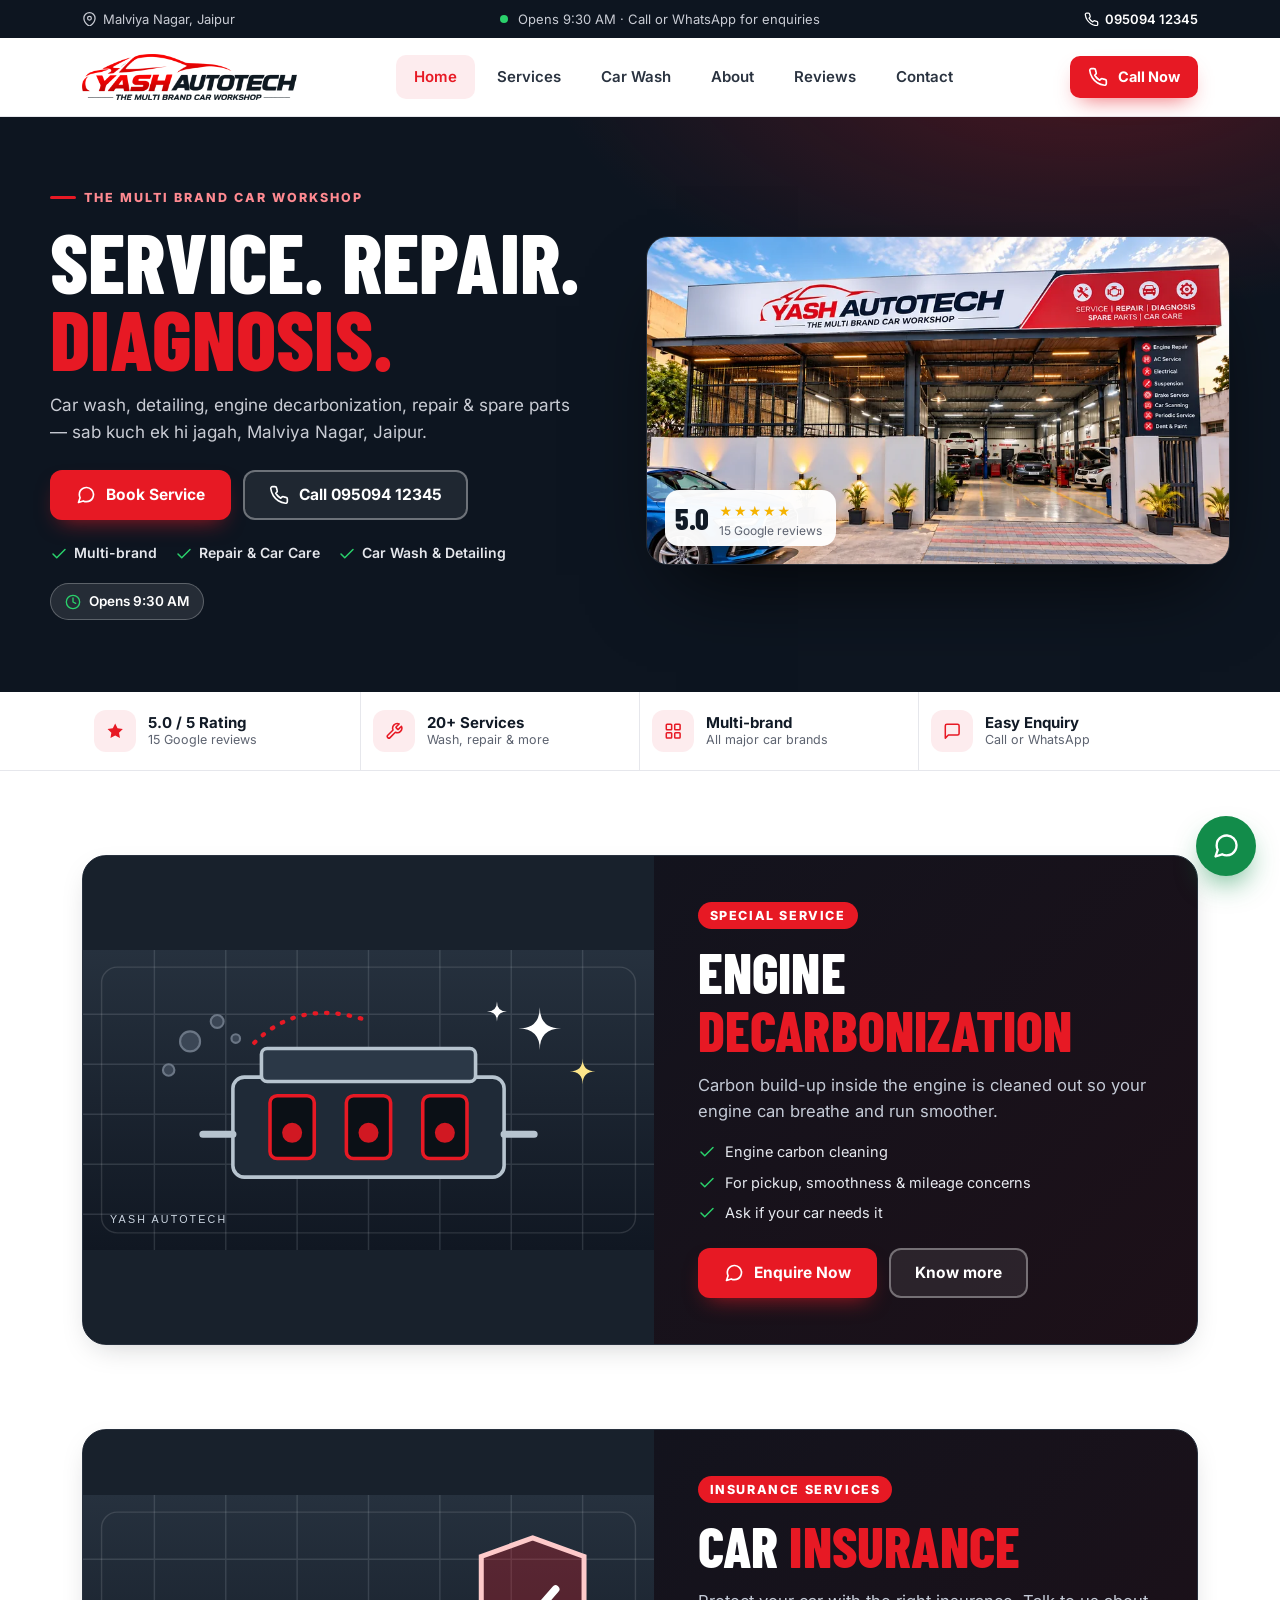
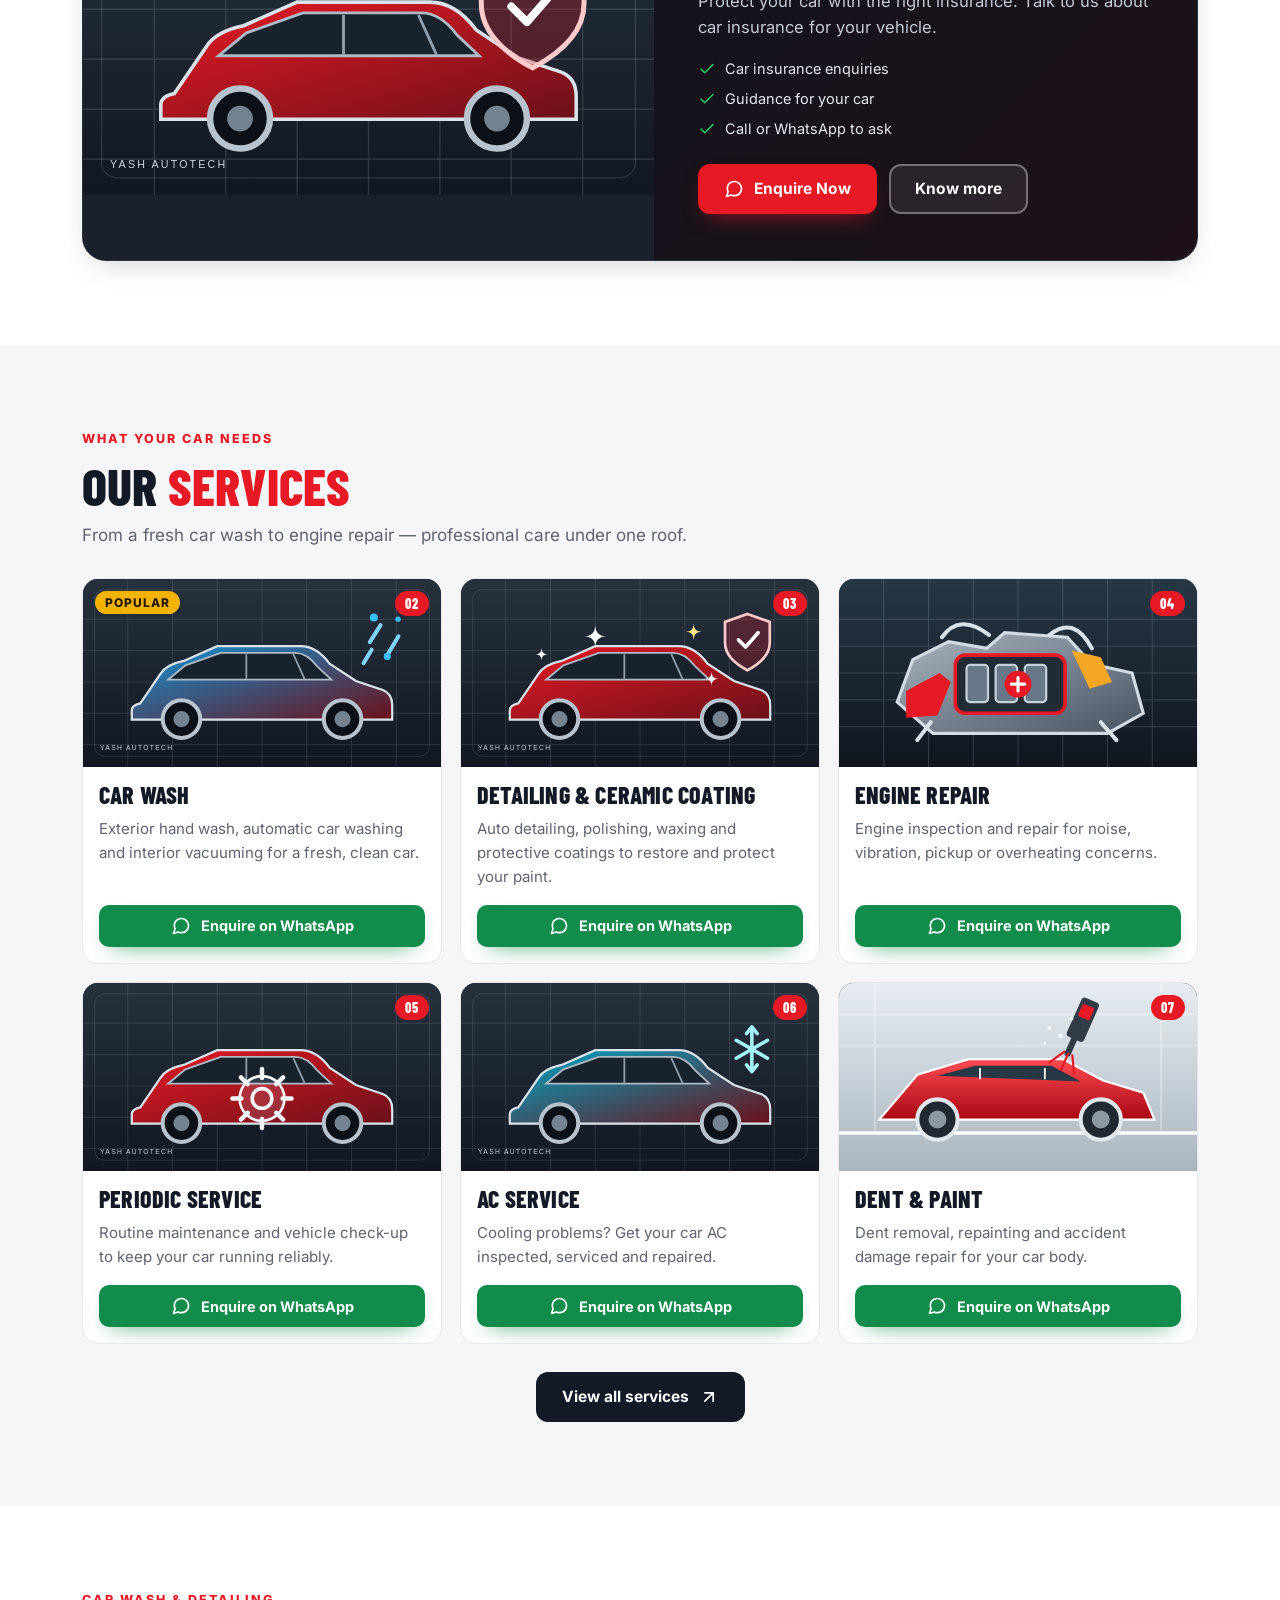
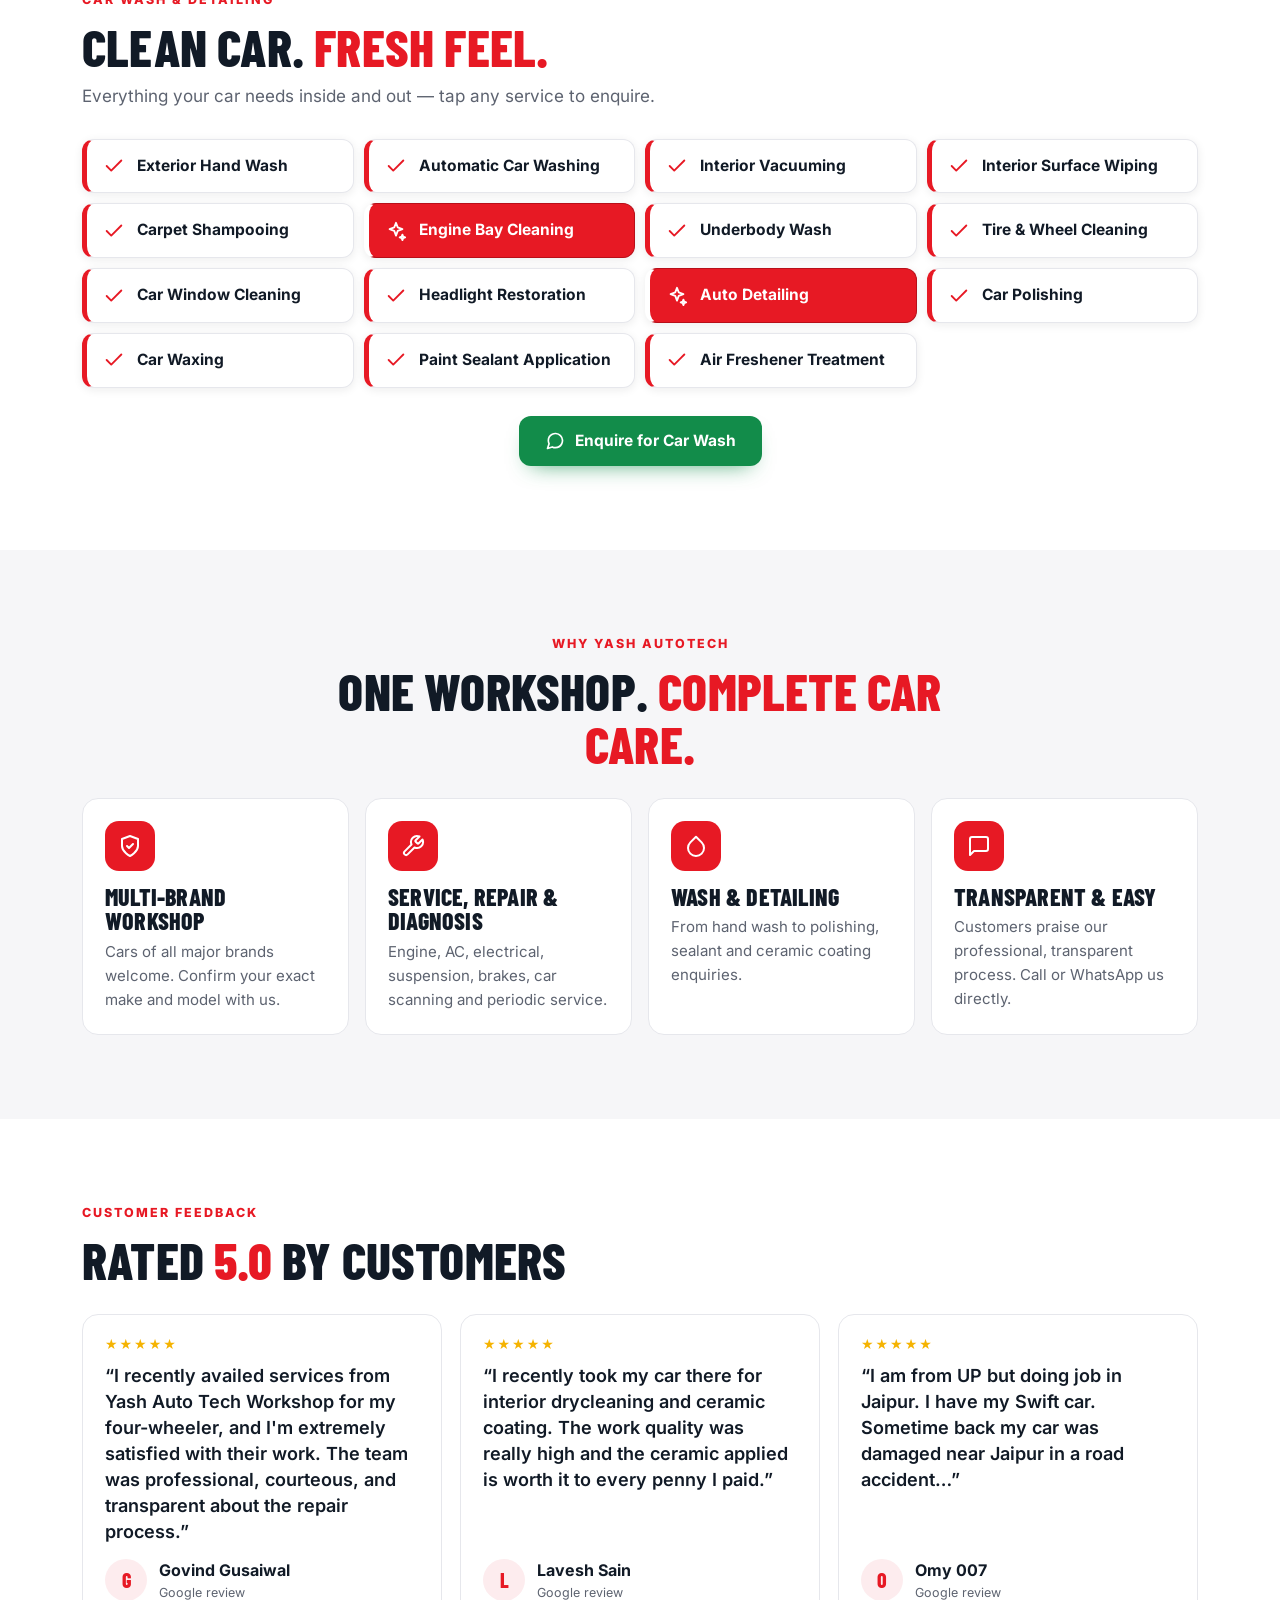
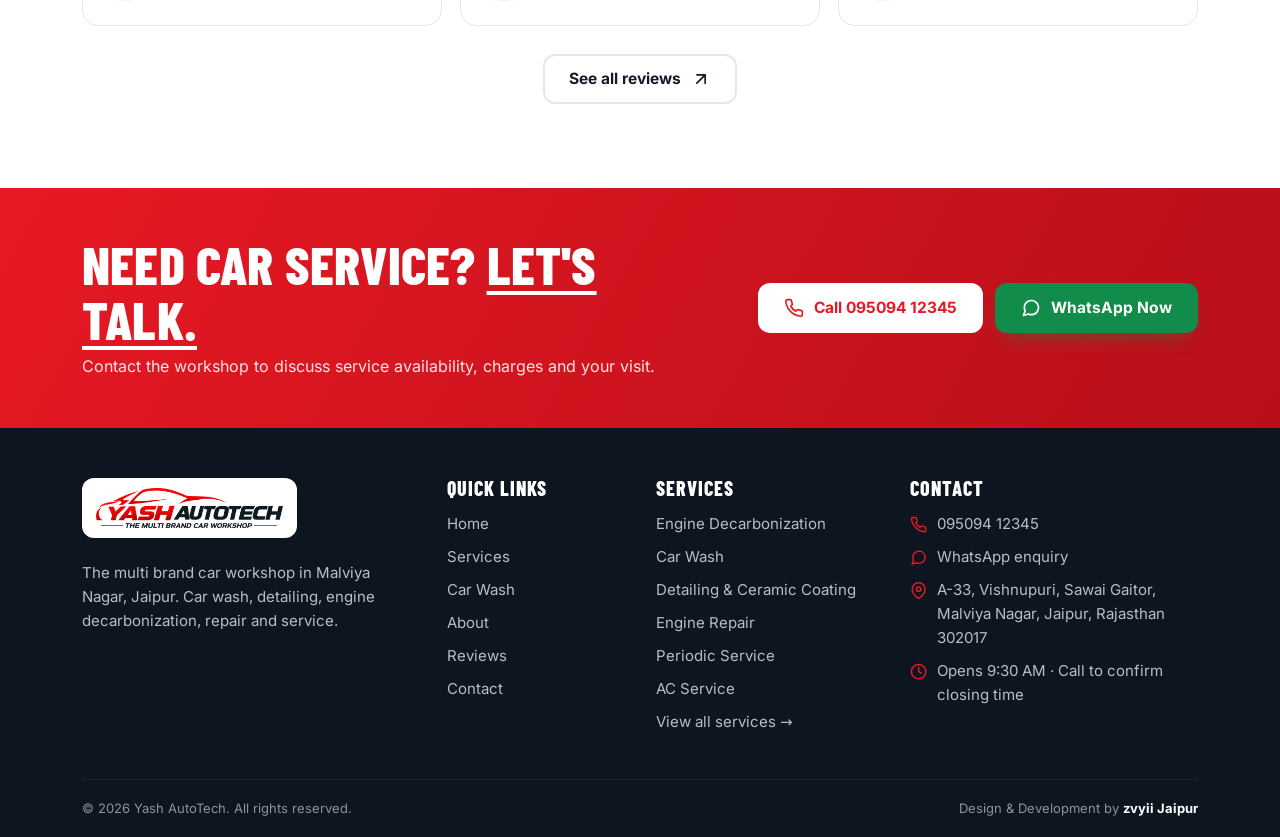
<file: index.html>
<!doctype html>
<html lang="en">
<head>
<meta charset="utf-8">
<meta name="viewport" content="width=device-width,initial-scale=1,viewport-fit=cover">
<title>Yash AutoTech | Multi Brand Car Workshop in Malviya Nagar, Jaipur</title>
<meta name="description" content="Yash AutoTech, the multi brand car workshop in Malviya Nagar, Jaipur. Car wash, detailing, engine decarbonization, repair, service and spare parts. Rated 5.0 on Google.">
<meta name="theme-color" content="#e71924">
<meta property="og:type" content="website">
<meta property="og:site_name" content="Yash AutoTech">
<meta property="og:title" content="Yash AutoTech | Multi Brand Car Workshop in Malviya Nagar, Jaipur">
<meta property="og:description" content="Yash AutoTech, the multi brand car workshop in Malviya Nagar, Jaipur. Car wash, detailing, engine decarbonization, repair, service and spare parts. Rated 5.0 on Google.">
<meta property="og:image" content="assets/img/og-image.jpg">
<meta name="twitter:card" content="summary_large_image">
<link rel="icon" href="favicon.ico" sizes="any">
<link rel="icon" type="image/png" href="assets/img/favicon.png">
<link rel="apple-touch-icon" href="assets/img/apple-touch-icon.png">
<link rel="manifest" href="manifest.webmanifest">
<link rel="preload" href="assets/fonts/inter-latin-wght-normal.woff2" as="font" type="font/woff2" crossorigin>
<link rel="preload" href="assets/fonts/barlow-condensed-latin-800-normal.woff2" as="font" type="font/woff2" crossorigin>
<link rel="stylesheet" href="css/style.css">
<script type="application/ld+json">
{
 "@context": "https://schema.org",
 "@type": "AutoRepair",
 "name": "Yash AutoTech",
 "description": "The multi brand car workshop in Jaipur: car wash, detailing, engine decarbonization, repair and service.",
 "image": "assets/img/og-image.jpg",
 "telephone": "+919509412345",
 "address": {
  "@type": "PostalAddress",
  "streetAddress": "A-33, Vishnupuri, Sawai Gaitor, Malviya Nagar",
  "addressLocality": "Jaipur",
  "addressRegion": "Rajasthan",
  "postalCode": "302017",
  "addressCountry": "IN"
 },
 "aggregateRating": {
  "@type": "AggregateRating",
  "ratingValue": "5.0",
  "reviewCount": "15",
  "bestRating": "5"
 },
 "areaServed": "Jaipur"
}
</script>
<script defer src="js/main.js"></script>
</head>
<body>
<svg width="0" height="0" style="position:absolute" aria-hidden="true" focusable="false"><defs>
<symbol id="i-phone" viewBox="0 0 24 24"><path d="M22 16.92v3a2 2 0 0 1-2.18 2 19.79 19.79 0 0 1-8.63-3.07 19.5 19.5 0 0 1-6-6 19.79 19.79 0 0 1-3.07-8.67A2 2 0 0 1 4.11 2h3a2 2 0 0 1 2 1.72c.13.96.36 1.9.7 2.81a2 2 0 0 1-.45 2.11L8.09 9.91a16 16 0 0 0 6 6l1.27-1.27a2 2 0 0 1 2.11-.45c.91.34 1.85.57 2.81.7A2 2 0 0 1 22 16.92z"/></symbol>
<symbol id="i-wa" viewBox="0 0 24 24"><path d="M21 11.5a8.38 8.38 0 0 1-.9 3.8 8.5 8.5 0 0 1-7.6 4.7 8.38 8.38 0 0 1-3.8-.9L3 21l1.9-5.7a8.38 8.38 0 0 1-.9-3.8 8.5 8.5 0 0 1 4.7-7.6 8.38 8.38 0 0 1 3.8-.9h.5a8.48 8.48 0 0 1 8 8v.5z"/></symbol>
<symbol id="i-pin" viewBox="0 0 24 24"><path d="M21 10c0 7-9 13-9 13s-9-6-9-13a9 9 0 0 1 18 0z"/><circle cx="12" cy="10" r="3"/></symbol>
<symbol id="i-clock" viewBox="0 0 24 24"><circle cx="12" cy="12" r="10"/><path d="M12 6v6l4 2"/></symbol>
<symbol id="i-star" viewBox="0 0 24 24"><path d="M12 2l3.09 6.26L22 9.27l-5 4.87 1.18 6.88L12 17.77l-6.18 3.25L7 14.14 2 9.27l6.91-1.01z"/></symbol>
<symbol id="i-check" viewBox="0 0 24 24"><path d="M20 6L9 17l-5-5"/></symbol>
<symbol id="i-arrow" viewBox="0 0 24 24"><path d="M7 17L17 7M7 7h10v10"/></symbol>
<symbol id="i-menu" viewBox="0 0 24 24"><path d="M3 6h18M3 12h18M3 18h18"/></symbol>
<symbol id="i-close" viewBox="0 0 24 24"><path d="M18 6L6 18M6 6l12 12"/></symbol>
<symbol id="i-wrench" viewBox="0 0 24 24"><path d="M14.7 6.3a1 1 0 0 0 0 1.4l1.6 1.6a1 1 0 0 0 1.4 0l3.77-3.77a6 6 0 0 1-7.94 7.94l-6.91 6.91a2.12 2.12 0 0 1-3-3l6.91-6.91a6 6 0 0 1 7.94-7.94l-3.76 3.76z"/></symbol>
<symbol id="i-drop" viewBox="0 0 24 24"><path d="M12 2.69l5.66 5.66a8 8 0 1 1-11.31 0z"/></symbol>
<symbol id="i-shield" viewBox="0 0 24 24"><path d="M12 22s8-4 8-10V5l-8-3-8 3v7c0 6 8 10 8 10z"/><path d="M9 12l2 2 4-4"/></symbol>
<symbol id="i-grid" viewBox="0 0 24 24"><rect x="3" y="3" width="7" height="7" rx="1"/><rect x="14" y="3" width="7" height="7" rx="1"/><rect x="3" y="14" width="7" height="7" rx="1"/><rect x="14" y="14" width="7" height="7" rx="1"/></symbol>
<symbol id="i-chat" viewBox="0 0 24 24"><path d="M21 15a2 2 0 0 1-2 2H7l-4 4V5a2 2 0 0 1 2-2h14a2 2 0 0 1 2 2z"/></symbol>
<symbol id="i-spark" viewBox="0 0 24 24"><path d="M12 3l1.9 5.1L19 10l-5.1 1.9L12 17l-1.9-5.1L5 10l5.1-1.9z"/><path d="M19 16l.8 2.2L22 19l-2.2.8L19 22l-.8-2.2L16 19l2.2-.8z"/></symbol>
</defs></svg>
<a class="skip" href="#main">Skip to content</a>
<div class="topstrip"><div class="container">
<span class="ts-loc"><svg class="ico " aria-hidden="true"><use href="#i-pin"/></svg> Malviya Nagar, Jaipur</span>
<span class="ts-r"><i class="dot"></i>&nbsp;Opens 9:30 AM · Call or WhatsApp for enquiries</span>
<a href="tel:+919509412345"><svg class="ico " aria-hidden="true"><use href="#i-phone"/></svg> 095094 12345</a>
</div></div>
<header class="site-header"><div class="container head-in">
<a class="brand" href="index.html" aria-label="Yash AutoTech – The multi brand car workshop – Home"><img src="assets/img/logo.png" width="177" height="38" alt="Yash AutoTech – The Multi Brand Car Workshop"></a>
<nav class="nav" aria-label="Main"><a href="index.html" aria-current="page">Home</a><a href="services.html">Services</a><a href="car-wash.html">Car Wash</a><a href="about.html">About</a><a href="reviews.html">Reviews</a><a href="contact.html">Contact</a></nav>
<div class="head-cta"><a class="btn btn-red btn-sm" href="tel:+919509412345"><svg class="ico " aria-hidden="true"><use href="#i-phone"/></svg> Call Now</a></div>
<button class="menu-btn" type="button" aria-label="Open menu" aria-expanded="false" aria-controls="mobile-nav"><svg class="ico i-menu" aria-hidden="true"><use href="#i-menu"/></svg><svg class="ico i-close" aria-hidden="true"><use href="#i-close"/></svg></button>
</div></header>
<nav class="mobile-nav" id="mobile-nav" aria-label="Mobile"><a class="nl" href="index.html" aria-current="page">Home<svg class="ico " aria-hidden="true"><use href="#i-arrow"/></svg></a><a class="nl" href="services.html">Services<svg class="ico " aria-hidden="true"><use href="#i-arrow"/></svg></a><a class="nl" href="car-wash.html">Car Wash<svg class="ico " aria-hidden="true"><use href="#i-arrow"/></svg></a><a class="nl" href="about.html">About<svg class="ico " aria-hidden="true"><use href="#i-arrow"/></svg></a><a class="nl" href="reviews.html">Reviews<svg class="ico " aria-hidden="true"><use href="#i-arrow"/></svg></a><a class="nl" href="contact.html">Contact<svg class="ico " aria-hidden="true"><use href="#i-arrow"/></svg></a>
<div class="mn-cta"><a class="btn btn-red" href="tel:+919509412345"><svg class="ico " aria-hidden="true"><use href="#i-phone"/></svg> Call 095094 12345</a><a class="btn btn-green" href="https://wa.me/919509412345?text=Hello%20Yash%20AutoTech%2C%20I%20want%20to%20book%20a%20service."><svg class="ico " aria-hidden="true"><use href="#i-wa"/></svg> WhatsApp Us</a></div></nav>
<main id="main">
<section class="hero"><div class="container hero-in">
<div class="hero-copy">
<span class="eyebrow">The multi brand car workshop</span>
<h1>Service. Repair. <em>Diagnosis.</em></h1>
<p class="lead">Car wash, detailing, engine decarbonization, repair &amp; spare parts — sab kuch ek hi jagah, Malviya Nagar, Jaipur.</p>
<div class="hero-cta"><a class="btn btn-red" href="https://wa.me/919509412345?text=Hello%20Yash%20AutoTech%2C%20I%20want%20to%20book%20a%20service."><svg class="ico " aria-hidden="true"><use href="#i-wa"/></svg> Book Service</a><a class="btn btn-ghost" href="tel:+919509412345"><svg class="ico " aria-hidden="true"><use href="#i-phone"/></svg> Call 095094 12345</a></div>
<div class="hero-tags"><span><svg class="ico " aria-hidden="true"><use href="#i-check"/></svg> Multi-brand</span><span><svg class="ico " aria-hidden="true"><use href="#i-check"/></svg> Repair &amp; Car Care</span><span><svg class="ico " aria-hidden="true"><use href="#i-check"/></svg> Car Wash &amp; Detailing</span></div>
<div class="hours-pill"><svg class="ico " aria-hidden="true"><use href="#i-clock"/></svg> Opens 9:30 AM</div>
</div>
<div class="hero-media"><img src="assets/img/storefront.webp" srcset="assets/img/storefront-900.webp 900w, assets/img/storefront.webp 1672w" sizes="(min-width:900px) 52vw, 100vw" width="1672" height="941" alt="Yash AutoTech multi brand car workshop front view in Malviya Nagar, Jaipur" fetchpriority="high">
<div class="rating-chip"><span class="big">5.0</span><span><span class="stars">★★★★★</span><small>15 Google reviews</small></span></div></div>
</div></section>
<section class="trust"><div class="container trust-grid">
<div class="trust-item"><span class="ti"><svg class="ico fill" aria-hidden="true"><use href="#i-star"/></svg></span><span><b>5.0 / 5 Rating</b><small>15 Google reviews</small></span></div>
<div class="trust-item"><span class="ti"><svg class="ico " aria-hidden="true"><use href="#i-wrench"/></svg></span><span><b>20+ Services</b><small>Wash, repair &amp; more</small></span></div>
<div class="trust-item"><span class="ti"><svg class="ico " aria-hidden="true"><use href="#i-grid"/></svg></span><span><b>Multi-brand</b><small>All major car brands</small></span></div>
<div class="trust-item"><span class="ti"><svg class="ico " aria-hidden="true"><use href="#i-chat"/></svg></span><span><b>Easy Enquiry</b><small>Call or WhatsApp</small></span></div>
</div></section>
<section class="section"><div class="container"><div class="spot rv"><div class="ph"><img src="assets/services/engine-decarbonization.svg" alt="Engine Decarbonization" width="800" height="420" loading="lazy"></div>
<div class="bd"><span class="badge">Special service</span><h2>Engine <em>Decarbonization</em></h2>
<p>Carbon build-up inside the engine is cleaned out so your engine can breathe and run smoother.</p>
<ul class="ticks"><li><svg class="ico " aria-hidden="true"><use href="#i-check"/></svg>Engine carbon cleaning</li><li><svg class="ico " aria-hidden="true"><use href="#i-check"/></svg>For pickup, smoothness & mileage concerns</li><li><svg class="ico " aria-hidden="true"><use href="#i-check"/></svg>Ask if your car needs it</li></ul>
<div class="btns"><a class="btn btn-red" href="https://wa.me/919509412345?text=Hello%20Yash%20AutoTech%2C%20I%20want%20to%20enquire%20about%20engine%20decarbonization."><svg class="ico " aria-hidden="true"><use href="#i-wa"/></svg> Enquire Now</a><a class="btn btn-ghost" href="services.html#engine-decarbonization">Know more</a></div></div></div>
</div></section>
<section class="section" style="padding-top:0"><div class="container"><div class="spot rv"><div class="ph"><img src="assets/services/car-insurance.svg" alt="Car Insurance" width="800" height="420" loading="lazy"></div>
<div class="bd"><span class="badge">Insurance services</span><h2>Car <em>Insurance</em></h2>
<p>Protect your car with the right insurance. Talk to us about car insurance for your vehicle.</p>
<ul class="ticks"><li><svg class="ico " aria-hidden="true"><use href="#i-check"/></svg>Car insurance enquiries</li><li><svg class="ico " aria-hidden="true"><use href="#i-check"/></svg>Guidance for your car</li><li><svg class="ico " aria-hidden="true"><use href="#i-check"/></svg>Call or WhatsApp to ask</li></ul>
<div class="btns"><a class="btn btn-red" href="https://wa.me/919509412345?text=Hello%20Yash%20AutoTech%2C%20I%20want%20to%20enquire%20about%20car%20insurance."><svg class="ico " aria-hidden="true"><use href="#i-wa"/></svg> Enquire Now</a><a class="btn btn-ghost" href="services.html#car-insurance">Know more</a></div></div></div>
</div></section>
<section class="section alt"><div class="container">
<div class="sec-head rv"><span class="kicker">What your car needs</span><h2>Our <em>Services</em></h2><p>From a fresh car wash to engine repair — professional care under one roof.</p></div>
<div class="grid c3"><article class="s-card rv mini" id="car-wash">
<div class="ph"><img src="assets/services/car-wash.svg" alt="Car Wash" width="800" height="420" loading="lazy"><span class="tag">POPULAR</span><span class="num">02</span></div>
<div class="bd"><h3>Car Wash</h3><p>Exterior hand wash, automatic car washing and interior vacuuming for a fresh, clean car.</p>
<div class="go"><a class="btn btn-green btn-sm btn-block" href="https://wa.me/919509412345?text=Hello%20Yash%20AutoTech%2C%20I%20want%20to%20enquire%20about%20car%20wash."><svg class="ico " aria-hidden="true"><use href="#i-wa"/></svg> Enquire on WhatsApp</a></div></div></article>
<article class="s-card rv mini" id="detailing">
<div class="ph"><img src="assets/services/detailing-ceramic.svg" alt="Detailing & Ceramic Coating" width="800" height="420" loading="lazy"><span class="num">03</span></div>
<div class="bd"><h3>Detailing & Ceramic Coating</h3><p>Auto detailing, polishing, waxing and protective coatings to restore and protect your paint.</p>
<div class="go"><a class="btn btn-green btn-sm btn-block" href="https://wa.me/919509412345?text=Hello%20Yash%20AutoTech%2C%20I%20want%20to%20enquire%20about%20auto%20detailing%20and%20ceramic%20coating."><svg class="ico " aria-hidden="true"><use href="#i-wa"/></svg> Enquire on WhatsApp</a></div></div></article>
<article class="s-card rv mini" id="engine-repair">
<div class="ph"><img src="assets/services/engine-repair.svg" alt="Engine Repair" width="800" height="420" loading="lazy"><span class="num">04</span></div>
<div class="bd"><h3>Engine Repair</h3><p>Engine inspection and repair for noise, vibration, pickup or overheating concerns.</p>
<div class="go"><a class="btn btn-green btn-sm btn-block" href="https://wa.me/919509412345?text=Hello%20Yash%20AutoTech%2C%20I%20want%20to%20enquire%20about%20engine%20repair."><svg class="ico " aria-hidden="true"><use href="#i-wa"/></svg> Enquire on WhatsApp</a></div></div></article>
<article class="s-card rv mini" id="periodic-service">
<div class="ph"><img src="assets/services/car-service.svg" alt="Periodic Service" width="800" height="420" loading="lazy"><span class="num">05</span></div>
<div class="bd"><h3>Periodic Service</h3><p>Routine maintenance and vehicle check-up to keep your car running reliably.</p>
<div class="go"><a class="btn btn-green btn-sm btn-block" href="https://wa.me/919509412345?text=Hello%20Yash%20AutoTech%2C%20I%20want%20to%20book%20periodic%20car%20service."><svg class="ico " aria-hidden="true"><use href="#i-wa"/></svg> Enquire on WhatsApp</a></div></div></article>
<article class="s-card rv mini" id="ac-service">
<div class="ph"><img src="assets/services/ac-repair.svg" alt="AC Service" width="800" height="420" loading="lazy"><span class="num">06</span></div>
<div class="bd"><h3>AC Service</h3><p>Cooling problems? Get your car AC inspected, serviced and repaired.</p>
<div class="go"><a class="btn btn-green btn-sm btn-block" href="https://wa.me/919509412345?text=Hello%20Yash%20AutoTech%2C%20I%20want%20to%20enquire%20about%20AC%20service."><svg class="ico " aria-hidden="true"><use href="#i-wa"/></svg> Enquire on WhatsApp</a></div></div></article>
<article class="s-card rv mini" id="dent-paint">
<div class="ph"><img src="assets/services/denting-painting.svg" alt="Dent & Paint" width="800" height="420" loading="lazy"><span class="num">07</span></div>
<div class="bd"><h3>Dent & Paint</h3><p>Dent removal, repainting and accident damage repair for your car body.</p>
<div class="go"><a class="btn btn-green btn-sm btn-block" href="https://wa.me/919509412345?text=Hello%20Yash%20AutoTech%2C%20I%20want%20to%20enquire%20about%20dent%20and%20paint%20work."><svg class="ico " aria-hidden="true"><use href="#i-wa"/></svg> Enquire on WhatsApp</a></div></div></article>
</div>
<div class="sec-foot"><a class="btn btn-dark" href="services.html">View all services <svg class="ico " aria-hidden="true"><use href="#i-arrow"/></svg></a></div>
</div></section>
<section class="section"><div class="container">
<div class="sec-head rv"><span class="kicker">Car wash &amp; detailing</span><h2>Clean car. <em>Fresh feel.</em></h2><p>Everything your car needs inside and out — tap any service to enquire.</p></div>
<div class="hl-grid"><div class="hl rv"><svg class="ico " aria-hidden="true"><use href="#i-check"/></svg>Exterior Hand Wash</div><div class="hl rv"><svg class="ico " aria-hidden="true"><use href="#i-check"/></svg>Automatic Car Washing</div><div class="hl rv"><svg class="ico " aria-hidden="true"><use href="#i-check"/></svg>Interior Vacuuming</div><div class="hl rv"><svg class="ico " aria-hidden="true"><use href="#i-check"/></svg>Interior Surface Wiping</div><div class="hl rv"><svg class="ico " aria-hidden="true"><use href="#i-check"/></svg>Carpet Shampooing</div><div class="hl rv star"><svg class="ico " aria-hidden="true"><use href="#i-spark"/></svg>Engine Bay Cleaning</div><div class="hl rv"><svg class="ico " aria-hidden="true"><use href="#i-check"/></svg>Underbody Wash</div><div class="hl rv"><svg class="ico " aria-hidden="true"><use href="#i-check"/></svg>Tire &amp; Wheel Cleaning</div><div class="hl rv"><svg class="ico " aria-hidden="true"><use href="#i-check"/></svg>Car Window Cleaning</div><div class="hl rv"><svg class="ico " aria-hidden="true"><use href="#i-check"/></svg>Headlight Restoration</div><div class="hl rv star"><svg class="ico " aria-hidden="true"><use href="#i-spark"/></svg>Auto Detailing</div><div class="hl rv"><svg class="ico " aria-hidden="true"><use href="#i-check"/></svg>Car Polishing</div><div class="hl rv"><svg class="ico " aria-hidden="true"><use href="#i-check"/></svg>Car Waxing</div><div class="hl rv"><svg class="ico " aria-hidden="true"><use href="#i-check"/></svg>Paint Sealant Application</div><div class="hl rv"><svg class="ico " aria-hidden="true"><use href="#i-check"/></svg>Air Freshener Treatment</div></div>
<div class="sec-foot"><a class="btn btn-green" href="https://wa.me/919509412345?text=Hello%20Yash%20AutoTech%2C%20I%20want%20to%20ask%20about%20car%20wash."><svg class="ico " aria-hidden="true"><use href="#i-wa"/></svg> Enquire for Car Wash</a></div>
</div></section>
<section class="section alt"><div class="container">
<div class="sec-head center rv"><span class="kicker">Why Yash AutoTech</span><h2>One workshop. <em>Complete car care.</em></h2></div>
<div class="feat-grid"><div class="feat rv"><div class="fi"><svg class="ico " aria-hidden="true"><use href="#i-shield"/></svg></div><h3>Multi-brand Workshop</h3><p>Cars of all major brands welcome. Confirm your exact make and model with us.</p></div><div class="feat rv"><div class="fi"><svg class="ico " aria-hidden="true"><use href="#i-wrench"/></svg></div><h3>Service, Repair & Diagnosis</h3><p>Engine, AC, electrical, suspension, brakes, car scanning and periodic service.</p></div><div class="feat rv"><div class="fi"><svg class="ico " aria-hidden="true"><use href="#i-drop"/></svg></div><h3>Wash & Detailing</h3><p>From hand wash to polishing, sealant and ceramic coating enquiries.</p></div><div class="feat rv"><div class="fi"><svg class="ico " aria-hidden="true"><use href="#i-chat"/></svg></div><h3>Transparent & Easy</h3><p>Customers praise our professional, transparent process. Call or WhatsApp us directly.</p></div></div></div></section>
<section class="section"><div class="container">
<div class="sec-head rv"><span class="kicker">Customer feedback</span><h2>Rated <em>5.0</em> by customers</h2></div>
<div class="grid c3"><article class="review rv"><span class="stars">★★★★★</span><p class="q">“I recently availed services from Yash Auto Tech Workshop for my four-wheeler, and I'm extremely satisfied with their work. The team was professional, courteous, and transparent about the repair process.”</p><div class="who"><span class="avatar">G</span><span><b>Govind Gusaiwal</b><small>Google review</small></span></div></article><article class="review rv"><span class="stars">★★★★★</span><p class="q">“I recently took my car there for interior drycleaning and ceramic coating. The work quality was really high and the ceramic applied is worth it to every penny I paid.”</p><div class="who"><span class="avatar">L</span><span><b>Lavesh Sain</b><small>Google review</small></span></div></article><article class="review rv"><span class="stars">★★★★★</span><p class="q">“I am from UP but doing job in Jaipur. I have my Swift car. Sometime back my car was damaged near Jaipur in a road accident…”</p><div class="who"><span class="avatar">O</span><span><b>Omy 007</b><small>Google review</small></span></div></article></div>
<div class="sec-foot"><a class="btn btn-line" href="reviews.html">See all reviews <svg class="ico " aria-hidden="true"><use href="#i-arrow"/></svg></a></div>
</div></section>
<section class="cta-band"><div class="container cta-in">
<div><h2>Need car service? <em>Let's talk.</em></h2><p>Contact the workshop to discuss service availability, charges and your visit.</p></div>
<div class="cta-btns"><a class="btn btn-red" href="tel:+919509412345"><svg class="ico " aria-hidden="true"><use href="#i-phone"/></svg> Call 095094 12345</a><a class="btn btn-green" href="https://wa.me/919509412345?text=Hello%20Yash%20AutoTech%2C%20I%20want%20to%20book%20a%20service."><svg class="ico " aria-hidden="true"><use href="#i-wa"/></svg> WhatsApp Now</a></div>
</div></section>
</main>
<footer class="site-footer"><div class="container">
<div class="f-grid">
<div class="f-brand"><a class="f-logo" href="index.html"><img src="assets/img/logo.png" width="177" height="38" alt="Yash AutoTech"></a>
<p>The multi brand car workshop in Malviya Nagar, Jaipur. Car wash, detailing, engine decarbonization, repair and service.</p></div>
<div><h4>Quick Links</h4><ul><li><a href="index.html">Home</a></li><li><a href="services.html">Services</a></li><li><a href="car-wash.html">Car Wash</a></li><li><a href="about.html">About</a></li><li><a href="reviews.html">Reviews</a></li><li><a href="contact.html">Contact</a></li></ul></div>
<div><h4>Services</h4><ul><li><a href="services.html#engine-decarbonization">Engine Decarbonization</a></li><li><a href="services.html#car-wash">Car Wash</a></li><li><a href="services.html#detailing">Detailing & Ceramic Coating</a></li><li><a href="services.html#engine-repair">Engine Repair</a></li><li><a href="services.html#periodic-service">Periodic Service</a></li><li><a href="services.html#ac-service">AC Service</a></li><li><a href="services.html">View all services →</a></li></ul></div>
<div><h4>Contact</h4><ul class="f-contact">
<li><svg class="ico " aria-hidden="true"><use href="#i-phone"/></svg><a href="tel:+919509412345">095094 12345</a></li>
<li><svg class="ico " aria-hidden="true"><use href="#i-wa"/></svg><a href="https://wa.me/919509412345?text=Hello%20Yash%20AutoTech%2C%20I%20want%20to%20book%20a%20service.">WhatsApp enquiry</a></li>
<li><svg class="ico " aria-hidden="true"><use href="#i-pin"/></svg><a href="https://share.google/Fm0ggHqsCliwjdmqk" target="_blank" rel="noopener">A-33, Vishnupuri, Sawai Gaitor, Malviya Nagar, Jaipur, Rajasthan 302017</a></li>
<li><svg class="ico " aria-hidden="true"><use href="#i-clock"/></svg><span>Opens 9:30 AM · Call to confirm closing time</span></li></ul></div>
</div>
<div class="f-bottom"><span>© <span id="year">2026</span> Yash AutoTech. All rights reserved.</span><span>Design &amp; Development by <strong>zvyii Jaipur</strong></span></div>
</div></footer>
<nav class="bar" aria-label="Quick actions">
<a class="b-call" href="tel:+919509412345"><svg class="ico " aria-hidden="true"><use href="#i-phone"/></svg><span>Call</span></a>
<a class="b-wa" href="https://wa.me/919509412345?text=Hello%20Yash%20AutoTech%2C%20I%20want%20to%20book%20a%20service."><svg class="ico " aria-hidden="true"><use href="#i-wa"/></svg><span>WhatsApp</span></a>
<a class="b-map" href="https://share.google/Fm0ggHqsCliwjdmqk" target="_blank" rel="noopener"><svg class="ico " aria-hidden="true"><use href="#i-pin"/></svg><span>Directions</span></a>
</nav>
<a class="fab" href="https://wa.me/919509412345?text=Hello%20Yash%20AutoTech%2C%20I%20want%20to%20book%20a%20service." aria-label="Chat on WhatsApp"><svg class="ico " aria-hidden="true"><use href="#i-wa"/></svg></a>
</body>
</html>
</file>
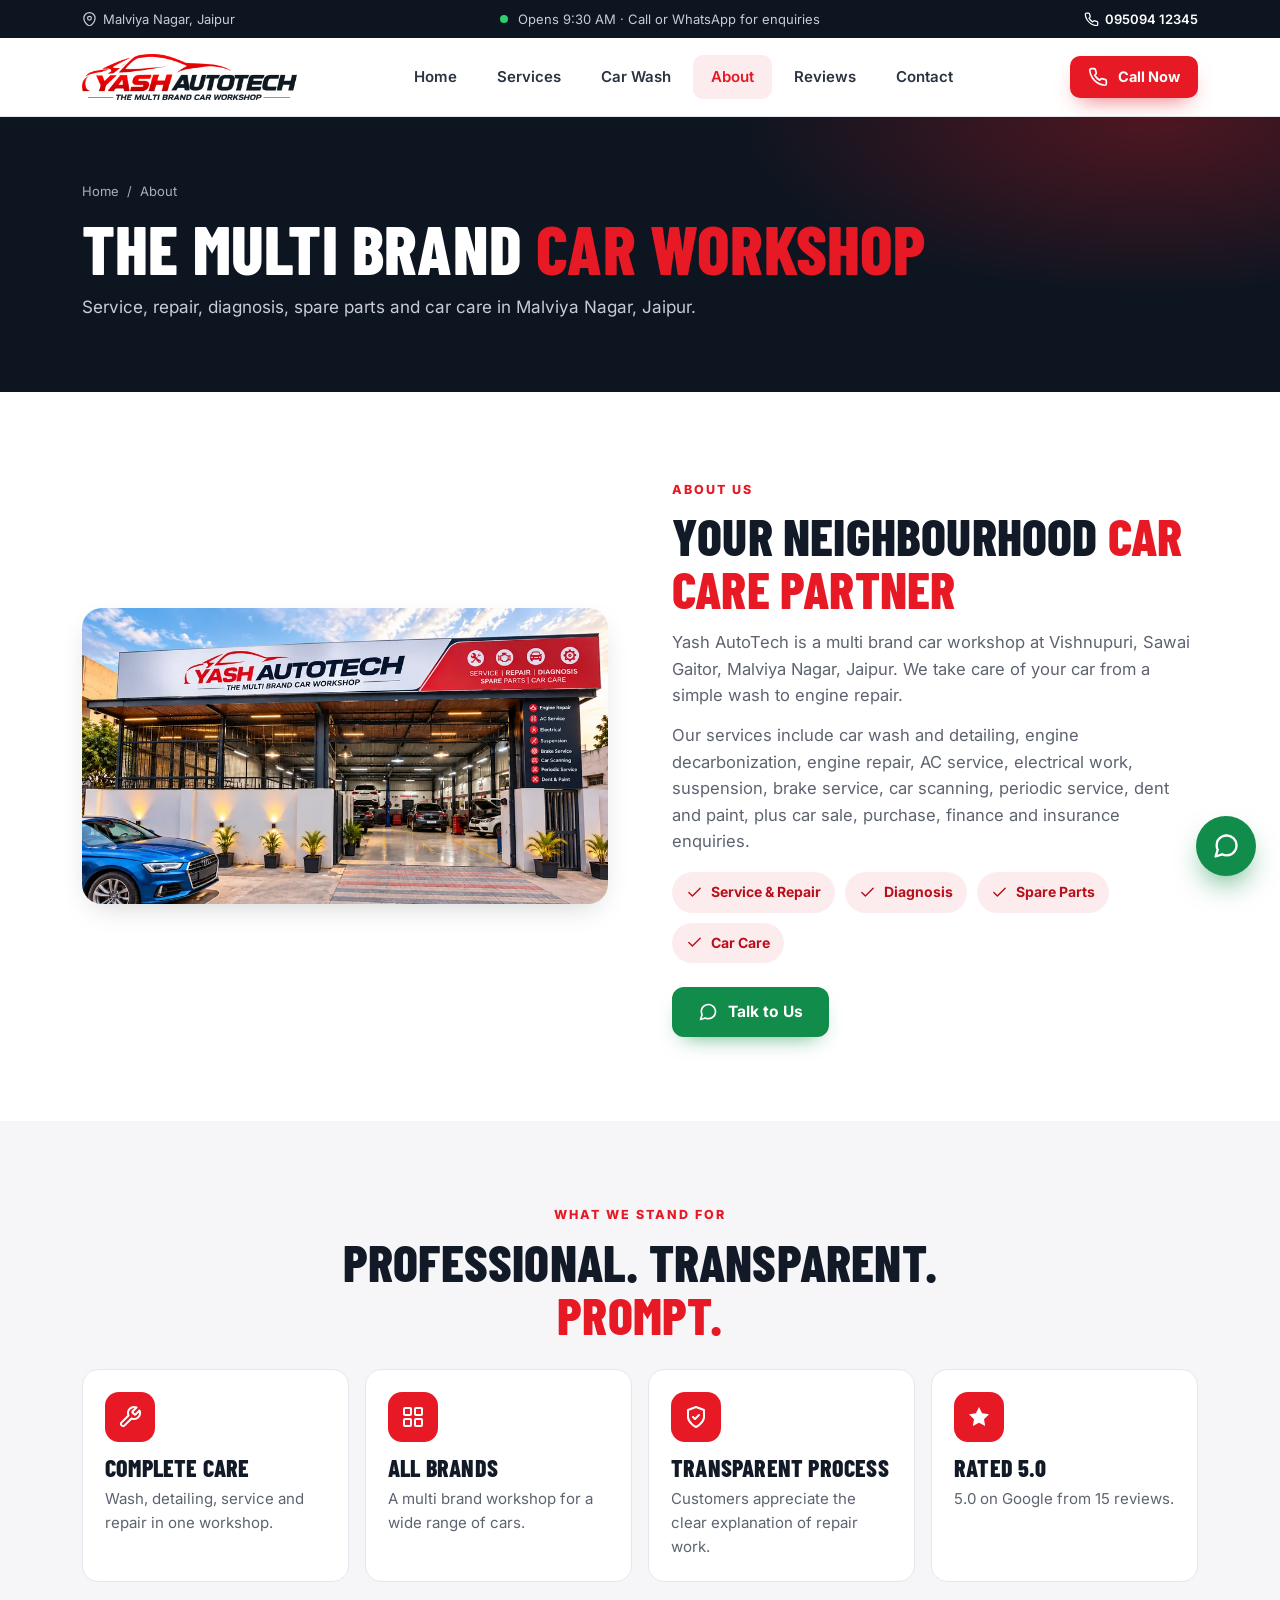
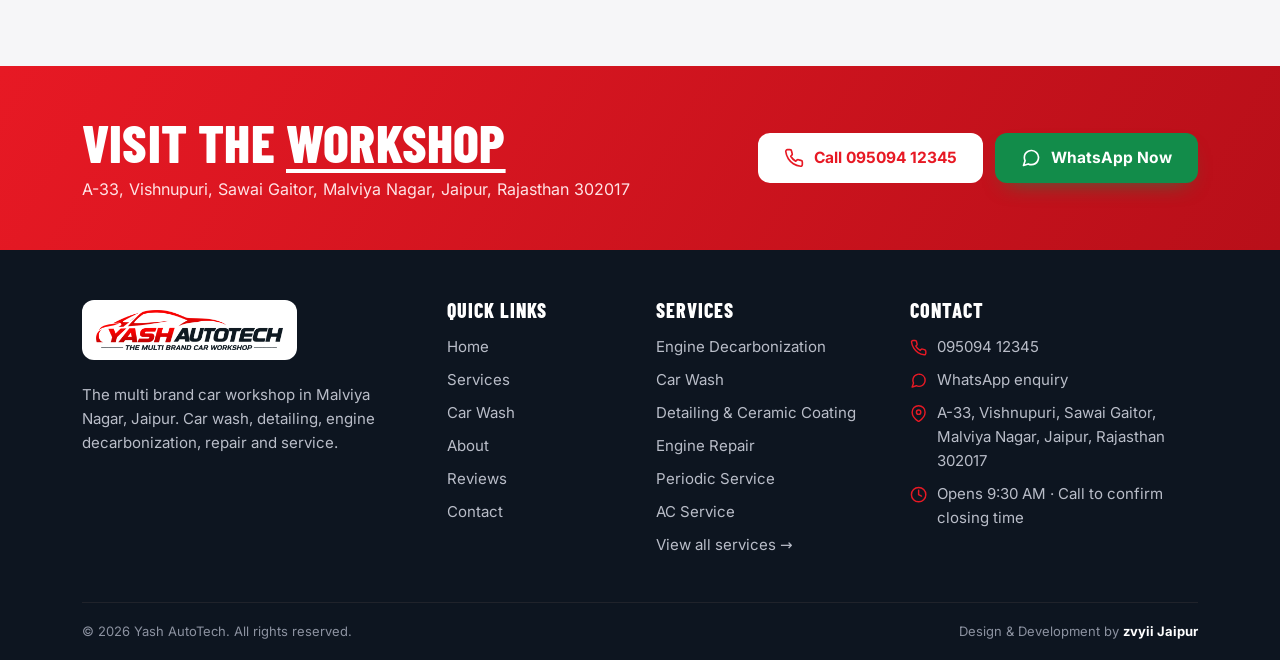
<file: about.html>
<!doctype html>
<html lang="en">
<head>
<meta charset="utf-8">
<meta name="viewport" content="width=device-width,initial-scale=1,viewport-fit=cover">
<title>About Yash AutoTech | Multi Brand Car Workshop, Jaipur</title>
<meta name="description" content="Yash AutoTech is a multi brand car workshop at A-33, Vishnupuri, Malviya Nagar, Jaipur for service, repair, diagnosis, spare parts and car care.">
<meta name="theme-color" content="#e71924">
<meta property="og:type" content="website">
<meta property="og:site_name" content="Yash AutoTech">
<meta property="og:title" content="About Yash AutoTech | Multi Brand Car Workshop, Jaipur">
<meta property="og:description" content="Yash AutoTech is a multi brand car workshop at A-33, Vishnupuri, Malviya Nagar, Jaipur for service, repair, diagnosis, spare parts and car care.">
<meta property="og:image" content="assets/img/og-image.jpg">
<meta name="twitter:card" content="summary_large_image">
<link rel="icon" href="favicon.ico" sizes="any">
<link rel="icon" type="image/png" href="assets/img/favicon.png">
<link rel="apple-touch-icon" href="assets/img/apple-touch-icon.png">
<link rel="manifest" href="manifest.webmanifest">
<link rel="preload" href="assets/fonts/inter-latin-wght-normal.woff2" as="font" type="font/woff2" crossorigin>
<link rel="preload" href="assets/fonts/barlow-condensed-latin-800-normal.woff2" as="font" type="font/woff2" crossorigin>
<link rel="stylesheet" href="css/style.css">
<script defer src="js/main.js"></script>
</head>
<body>
<svg width="0" height="0" style="position:absolute" aria-hidden="true" focusable="false"><defs>
<symbol id="i-phone" viewBox="0 0 24 24"><path d="M22 16.92v3a2 2 0 0 1-2.18 2 19.79 19.79 0 0 1-8.63-3.07 19.5 19.5 0 0 1-6-6 19.79 19.79 0 0 1-3.07-8.67A2 2 0 0 1 4.11 2h3a2 2 0 0 1 2 1.72c.13.96.36 1.9.7 2.81a2 2 0 0 1-.45 2.11L8.09 9.91a16 16 0 0 0 6 6l1.27-1.27a2 2 0 0 1 2.11-.45c.91.34 1.85.57 2.81.7A2 2 0 0 1 22 16.92z"/></symbol>
<symbol id="i-wa" viewBox="0 0 24 24"><path d="M21 11.5a8.38 8.38 0 0 1-.9 3.8 8.5 8.5 0 0 1-7.6 4.7 8.38 8.38 0 0 1-3.8-.9L3 21l1.9-5.7a8.38 8.38 0 0 1-.9-3.8 8.5 8.5 0 0 1 4.7-7.6 8.38 8.38 0 0 1 3.8-.9h.5a8.48 8.48 0 0 1 8 8v.5z"/></symbol>
<symbol id="i-pin" viewBox="0 0 24 24"><path d="M21 10c0 7-9 13-9 13s-9-6-9-13a9 9 0 0 1 18 0z"/><circle cx="12" cy="10" r="3"/></symbol>
<symbol id="i-clock" viewBox="0 0 24 24"><circle cx="12" cy="12" r="10"/><path d="M12 6v6l4 2"/></symbol>
<symbol id="i-star" viewBox="0 0 24 24"><path d="M12 2l3.09 6.26L22 9.27l-5 4.87 1.18 6.88L12 17.77l-6.18 3.25L7 14.14 2 9.27l6.91-1.01z"/></symbol>
<symbol id="i-check" viewBox="0 0 24 24"><path d="M20 6L9 17l-5-5"/></symbol>
<symbol id="i-arrow" viewBox="0 0 24 24"><path d="M7 17L17 7M7 7h10v10"/></symbol>
<symbol id="i-menu" viewBox="0 0 24 24"><path d="M3 6h18M3 12h18M3 18h18"/></symbol>
<symbol id="i-close" viewBox="0 0 24 24"><path d="M18 6L6 18M6 6l12 12"/></symbol>
<symbol id="i-wrench" viewBox="0 0 24 24"><path d="M14.7 6.3a1 1 0 0 0 0 1.4l1.6 1.6a1 1 0 0 0 1.4 0l3.77-3.77a6 6 0 0 1-7.94 7.94l-6.91 6.91a2.12 2.12 0 0 1-3-3l6.91-6.91a6 6 0 0 1 7.94-7.94l-3.76 3.76z"/></symbol>
<symbol id="i-drop" viewBox="0 0 24 24"><path d="M12 2.69l5.66 5.66a8 8 0 1 1-11.31 0z"/></symbol>
<symbol id="i-shield" viewBox="0 0 24 24"><path d="M12 22s8-4 8-10V5l-8-3-8 3v7c0 6 8 10 8 10z"/><path d="M9 12l2 2 4-4"/></symbol>
<symbol id="i-grid" viewBox="0 0 24 24"><rect x="3" y="3" width="7" height="7" rx="1"/><rect x="14" y="3" width="7" height="7" rx="1"/><rect x="3" y="14" width="7" height="7" rx="1"/><rect x="14" y="14" width="7" height="7" rx="1"/></symbol>
<symbol id="i-chat" viewBox="0 0 24 24"><path d="M21 15a2 2 0 0 1-2 2H7l-4 4V5a2 2 0 0 1 2-2h14a2 2 0 0 1 2 2z"/></symbol>
<symbol id="i-spark" viewBox="0 0 24 24"><path d="M12 3l1.9 5.1L19 10l-5.1 1.9L12 17l-1.9-5.1L5 10l5.1-1.9z"/><path d="M19 16l.8 2.2L22 19l-2.2.8L19 22l-.8-2.2L16 19l2.2-.8z"/></symbol>
</defs></svg>
<a class="skip" href="#main">Skip to content</a>
<div class="topstrip"><div class="container">
<span class="ts-loc"><svg class="ico " aria-hidden="true"><use href="#i-pin"/></svg> Malviya Nagar, Jaipur</span>
<span class="ts-r"><i class="dot"></i>&nbsp;Opens 9:30 AM · Call or WhatsApp for enquiries</span>
<a href="tel:+919509412345"><svg class="ico " aria-hidden="true"><use href="#i-phone"/></svg> 095094 12345</a>
</div></div>
<header class="site-header"><div class="container head-in">
<a class="brand" href="index.html" aria-label="Yash AutoTech – The multi brand car workshop – Home"><img src="assets/img/logo.png" width="177" height="38" alt="Yash AutoTech – The Multi Brand Car Workshop"></a>
<nav class="nav" aria-label="Main"><a href="index.html">Home</a><a href="services.html">Services</a><a href="car-wash.html">Car Wash</a><a href="about.html" aria-current="page">About</a><a href="reviews.html">Reviews</a><a href="contact.html">Contact</a></nav>
<div class="head-cta"><a class="btn btn-red btn-sm" href="tel:+919509412345"><svg class="ico " aria-hidden="true"><use href="#i-phone"/></svg> Call Now</a></div>
<button class="menu-btn" type="button" aria-label="Open menu" aria-expanded="false" aria-controls="mobile-nav"><svg class="ico i-menu" aria-hidden="true"><use href="#i-menu"/></svg><svg class="ico i-close" aria-hidden="true"><use href="#i-close"/></svg></button>
</div></header>
<nav class="mobile-nav" id="mobile-nav" aria-label="Mobile"><a class="nl" href="index.html">Home<svg class="ico " aria-hidden="true"><use href="#i-arrow"/></svg></a><a class="nl" href="services.html">Services<svg class="ico " aria-hidden="true"><use href="#i-arrow"/></svg></a><a class="nl" href="car-wash.html">Car Wash<svg class="ico " aria-hidden="true"><use href="#i-arrow"/></svg></a><a class="nl" href="about.html" aria-current="page">About<svg class="ico " aria-hidden="true"><use href="#i-arrow"/></svg></a><a class="nl" href="reviews.html">Reviews<svg class="ico " aria-hidden="true"><use href="#i-arrow"/></svg></a><a class="nl" href="contact.html">Contact<svg class="ico " aria-hidden="true"><use href="#i-arrow"/></svg></a>
<div class="mn-cta"><a class="btn btn-red" href="tel:+919509412345"><svg class="ico " aria-hidden="true"><use href="#i-phone"/></svg> Call 095094 12345</a><a class="btn btn-green" href="https://wa.me/919509412345?text=Hello%20Yash%20AutoTech%2C%20I%20want%20to%20book%20a%20service."><svg class="ico " aria-hidden="true"><use href="#i-wa"/></svg> WhatsApp Us</a></div></nav>
<main id="main">
<section class="page-hero"><div class="container">
<div class="crumbs"><a href="index.html">Home</a><span>/</span><span>About</span></div>
<h1>The multi brand <em>car workshop</em></h1><p>Service, repair, diagnosis, spare parts and car care in Malviya Nagar, Jaipur.</p></div></section>
<section class="section"><div class="container split">
<div class="split-img rv"><img src="assets/img/storefront-900.webp" alt="Yash AutoTech workshop front view" width="900" height="507" style="aspect-ratio:16/9" loading="lazy"></div>
<div class="rv"><span class="kicker">About us</span><h2>Your neighbourhood <em>car care partner</em></h2>
<p>Yash AutoTech is a multi brand car workshop at Vishnupuri, Sawai Gaitor, Malviya Nagar, Jaipur. We take care of your car from a simple wash to engine repair.</p>
<p>Our services include car wash and detailing, engine decarbonization, engine repair, AC service, electrical work, suspension, brake service, car scanning, periodic service, dent and paint, plus car sale, purchase, finance and insurance enquiries.</p>
<div class="chips"><span><svg class="ico " aria-hidden="true"><use href="#i-check"/></svg> Service &amp; Repair</span><span><svg class="ico " aria-hidden="true"><use href="#i-check"/></svg> Diagnosis</span><span><svg class="ico " aria-hidden="true"><use href="#i-check"/></svg> Spare Parts</span><span><svg class="ico " aria-hidden="true"><use href="#i-check"/></svg> Car Care</span></div>
<a class="btn btn-green" href="https://wa.me/919509412345?text=Hello%20Yash%20AutoTech%2C%20please%20share%20your%20service%20details."><svg class="ico " aria-hidden="true"><use href="#i-wa"/></svg> Talk to Us</a></div>
</div></section>
<section class="section alt"><div class="container">
<div class="sec-head center rv"><span class="kicker">What we stand for</span><h2>Professional. Transparent. <em>Prompt.</em></h2></div>
<div class="feat-grid">
<div class="feat rv"><div class="fi"><svg class="ico " aria-hidden="true"><use href="#i-wrench"/></svg></div><h3>Complete Care</h3><p>Wash, detailing, service and repair in one workshop.</p></div>
<div class="feat rv"><div class="fi"><svg class="ico " aria-hidden="true"><use href="#i-grid"/></svg></div><h3>All Brands</h3><p>A multi brand workshop for a wide range of cars.</p></div>
<div class="feat rv"><div class="fi"><svg class="ico " aria-hidden="true"><use href="#i-shield"/></svg></div><h3>Transparent Process</h3><p>Customers appreciate the clear explanation of repair work.</p></div>
<div class="feat rv"><div class="fi"><svg class="ico fill" aria-hidden="true"><use href="#i-star"/></svg></div><h3>Rated 5.0</h3><p>5.0 on Google from 15 reviews.</p></div>
</div></div></section>
<section class="cta-band"><div class="container cta-in">
<div><h2>Visit the <em>workshop</em></h2><p>A-33, Vishnupuri, Sawai Gaitor, Malviya Nagar, Jaipur, Rajasthan 302017</p></div>
<div class="cta-btns"><a class="btn btn-red" href="tel:+919509412345"><svg class="ico " aria-hidden="true"><use href="#i-phone"/></svg> Call 095094 12345</a><a class="btn btn-green" href="https://wa.me/919509412345?text=Hello%20Yash%20AutoTech%2C%20I%20want%20to%20book%20a%20service."><svg class="ico " aria-hidden="true"><use href="#i-wa"/></svg> WhatsApp Now</a></div>
</div></section>
</main>
<footer class="site-footer"><div class="container">
<div class="f-grid">
<div class="f-brand"><a class="f-logo" href="index.html"><img src="assets/img/logo.png" width="177" height="38" alt="Yash AutoTech"></a>
<p>The multi brand car workshop in Malviya Nagar, Jaipur. Car wash, detailing, engine decarbonization, repair and service.</p></div>
<div><h4>Quick Links</h4><ul><li><a href="index.html">Home</a></li><li><a href="services.html">Services</a></li><li><a href="car-wash.html">Car Wash</a></li><li><a href="about.html">About</a></li><li><a href="reviews.html">Reviews</a></li><li><a href="contact.html">Contact</a></li></ul></div>
<div><h4>Services</h4><ul><li><a href="services.html#engine-decarbonization">Engine Decarbonization</a></li><li><a href="services.html#car-wash">Car Wash</a></li><li><a href="services.html#detailing">Detailing & Ceramic Coating</a></li><li><a href="services.html#engine-repair">Engine Repair</a></li><li><a href="services.html#periodic-service">Periodic Service</a></li><li><a href="services.html#ac-service">AC Service</a></li><li><a href="services.html">View all services →</a></li></ul></div>
<div><h4>Contact</h4><ul class="f-contact">
<li><svg class="ico " aria-hidden="true"><use href="#i-phone"/></svg><a href="tel:+919509412345">095094 12345</a></li>
<li><svg class="ico " aria-hidden="true"><use href="#i-wa"/></svg><a href="https://wa.me/919509412345?text=Hello%20Yash%20AutoTech%2C%20I%20want%20to%20book%20a%20service.">WhatsApp enquiry</a></li>
<li><svg class="ico " aria-hidden="true"><use href="#i-pin"/></svg><a href="https://share.google/Fm0ggHqsCliwjdmqk" target="_blank" rel="noopener">A-33, Vishnupuri, Sawai Gaitor, Malviya Nagar, Jaipur, Rajasthan 302017</a></li>
<li><svg class="ico " aria-hidden="true"><use href="#i-clock"/></svg><span>Opens 9:30 AM · Call to confirm closing time</span></li></ul></div>
</div>
<div class="f-bottom"><span>© <span id="year">2026</span> Yash AutoTech. All rights reserved.</span><span>Design &amp; Development by <strong>zvyii Jaipur</strong></span></div>
</div></footer>
<nav class="bar" aria-label="Quick actions">
<a class="b-call" href="tel:+919509412345"><svg class="ico " aria-hidden="true"><use href="#i-phone"/></svg><span>Call</span></a>
<a class="b-wa" href="https://wa.me/919509412345?text=Hello%20Yash%20AutoTech%2C%20I%20want%20to%20book%20a%20service."><svg class="ico " aria-hidden="true"><use href="#i-wa"/></svg><span>WhatsApp</span></a>
<a class="b-map" href="https://share.google/Fm0ggHqsCliwjdmqk" target="_blank" rel="noopener"><svg class="ico " aria-hidden="true"><use href="#i-pin"/></svg><span>Directions</span></a>
</nav>
<a class="fab" href="https://wa.me/919509412345?text=Hello%20Yash%20AutoTech%2C%20I%20want%20to%20book%20a%20service." aria-label="Chat on WhatsApp"><svg class="ico " aria-hidden="true"><use href="#i-wa"/></svg></a>
</body>
</html>
</file>
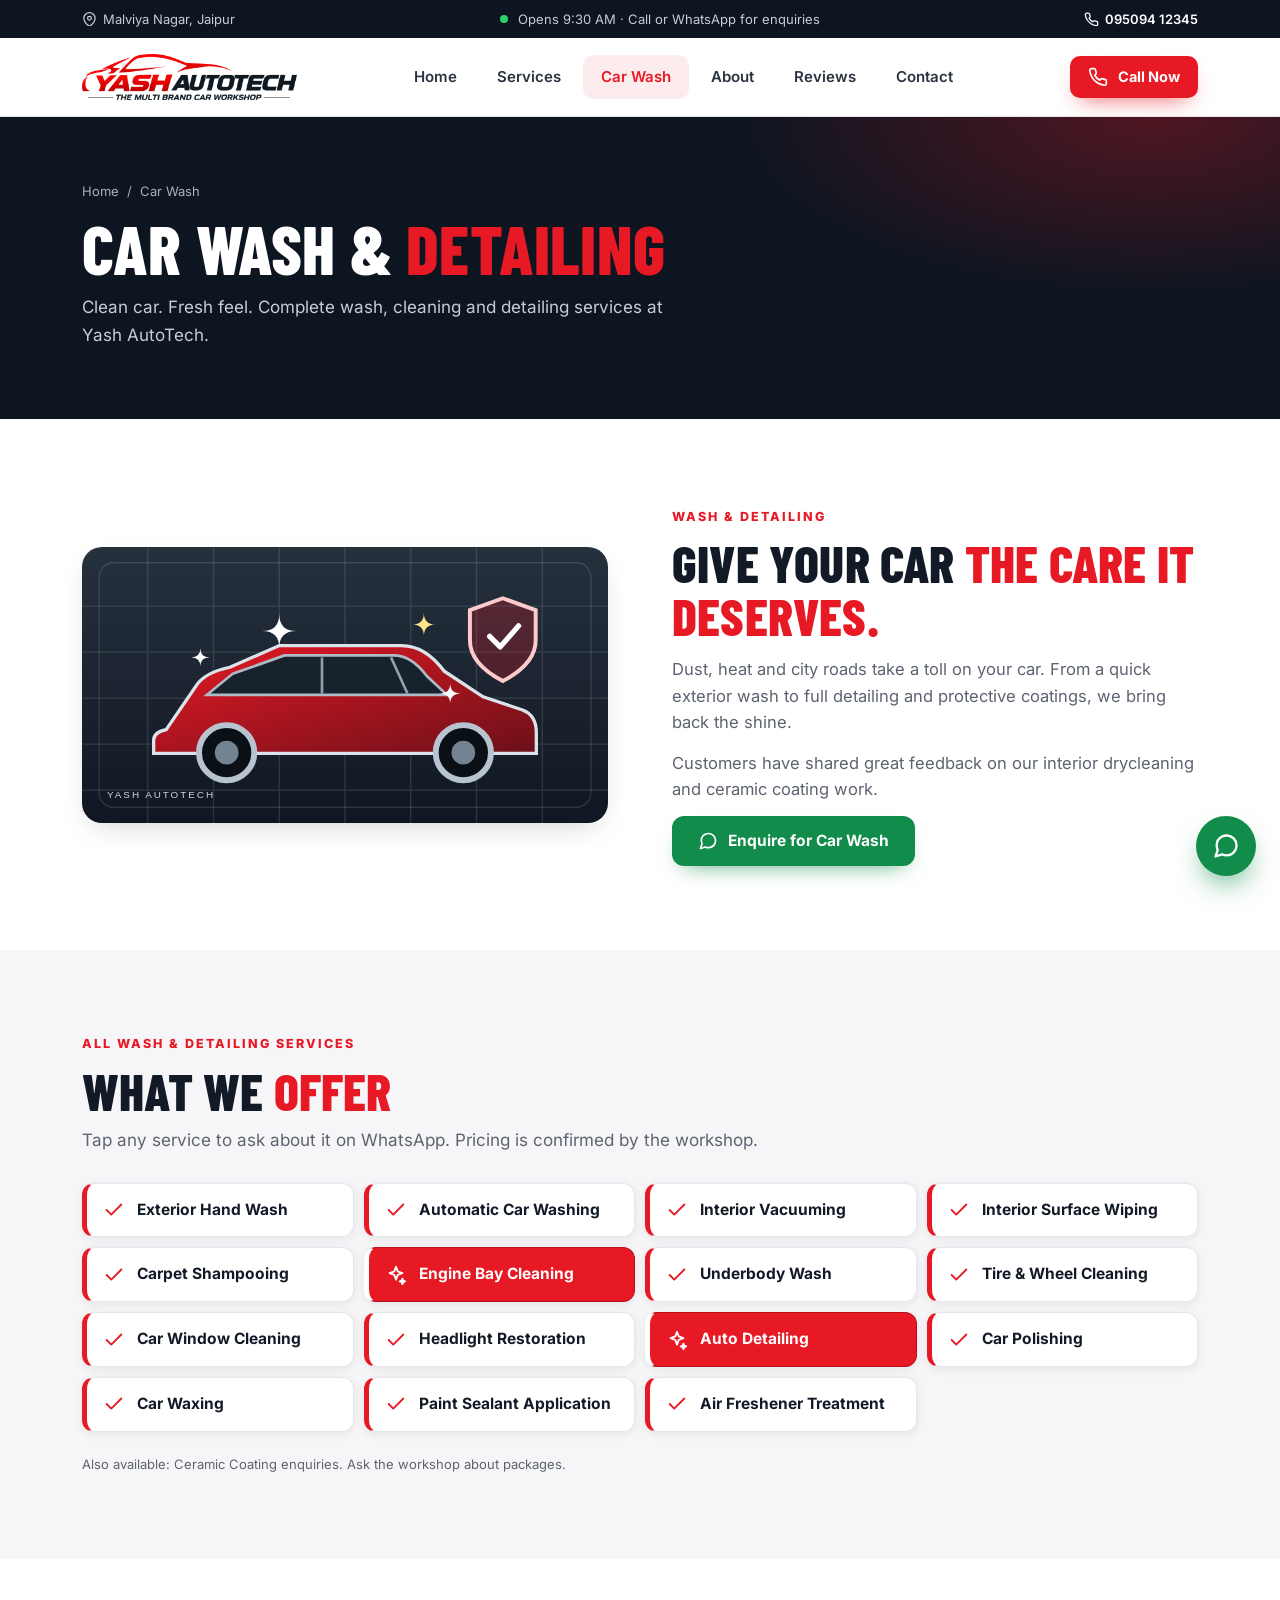
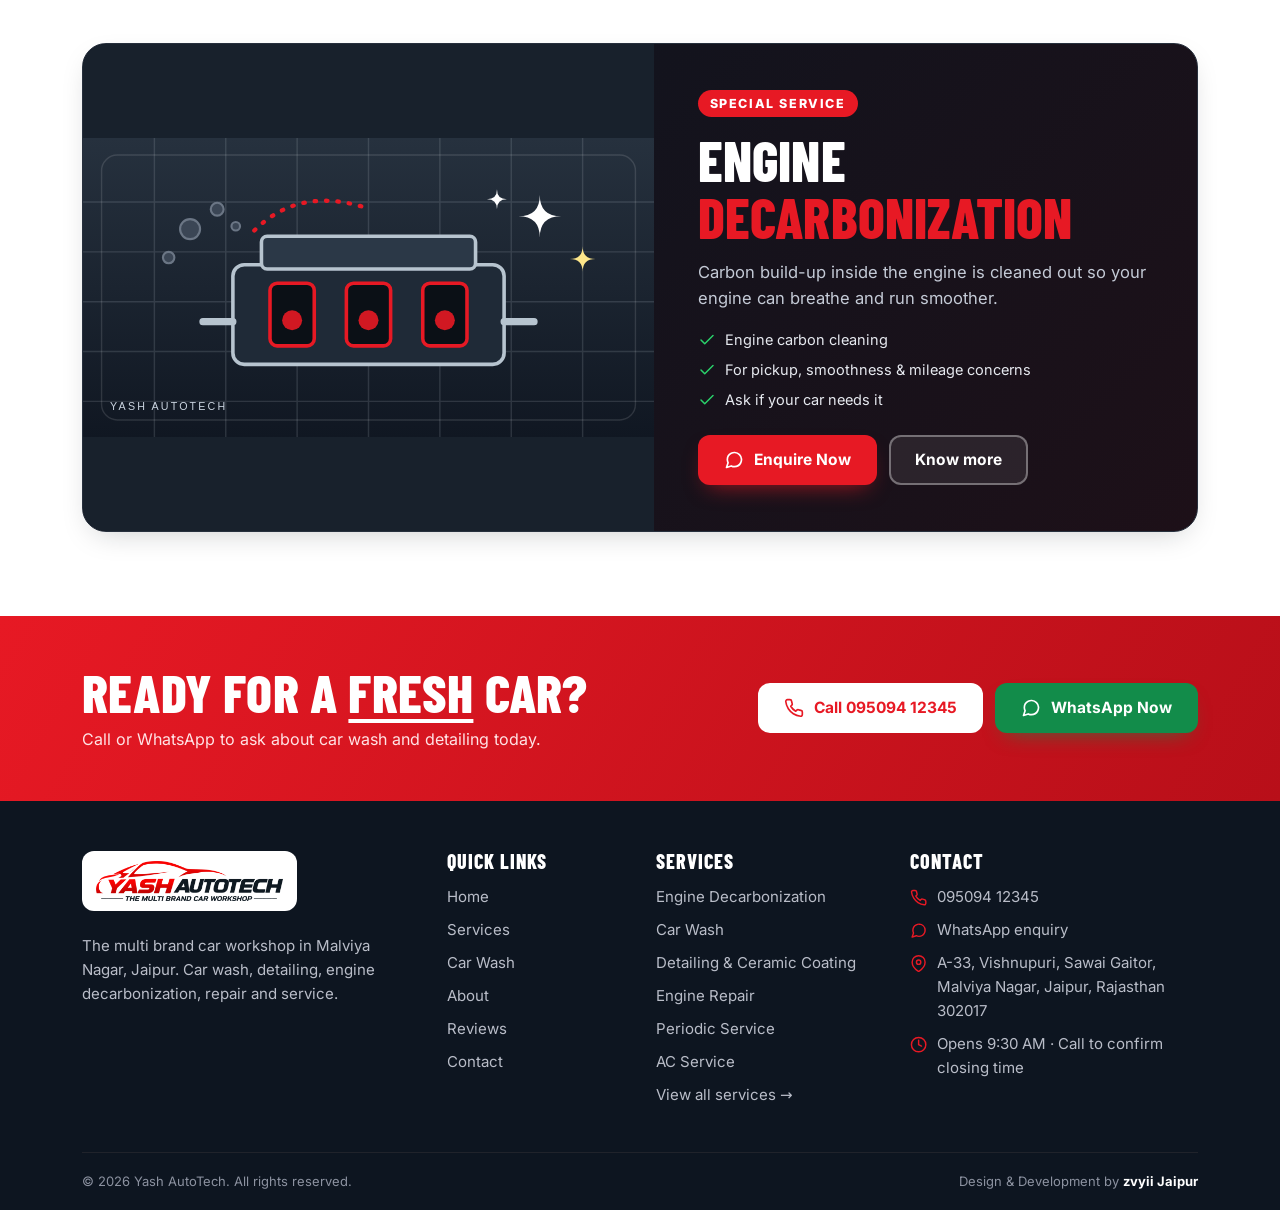
<file: car-wash.html>
<!doctype html>
<html lang="en">
<head>
<meta charset="utf-8">
<meta name="viewport" content="width=device-width,initial-scale=1,viewport-fit=cover">
<title>Car Wash, Detailing & Ceramic Coating in Jaipur | Yash AutoTech</title>
<meta name="description" content="Exterior hand wash, interior vacuuming, engine bay cleaning, detailing, polishing, waxing and more at Yash AutoTech, Malviya Nagar, Jaipur.">
<meta name="theme-color" content="#e71924">
<meta property="og:type" content="website">
<meta property="og:site_name" content="Yash AutoTech">
<meta property="og:title" content="Car Wash, Detailing & Ceramic Coating in Jaipur | Yash AutoTech">
<meta property="og:description" content="Exterior hand wash, interior vacuuming, engine bay cleaning, detailing, polishing, waxing and more at Yash AutoTech, Malviya Nagar, Jaipur.">
<meta property="og:image" content="assets/img/og-image.jpg">
<meta name="twitter:card" content="summary_large_image">
<link rel="icon" href="favicon.ico" sizes="any">
<link rel="icon" type="image/png" href="assets/img/favicon.png">
<link rel="apple-touch-icon" href="assets/img/apple-touch-icon.png">
<link rel="manifest" href="manifest.webmanifest">
<link rel="preload" href="assets/fonts/inter-latin-wght-normal.woff2" as="font" type="font/woff2" crossorigin>
<link rel="preload" href="assets/fonts/barlow-condensed-latin-800-normal.woff2" as="font" type="font/woff2" crossorigin>
<link rel="stylesheet" href="css/style.css">
<script defer src="js/main.js"></script>
</head>
<body>
<svg width="0" height="0" style="position:absolute" aria-hidden="true" focusable="false"><defs>
<symbol id="i-phone" viewBox="0 0 24 24"><path d="M22 16.92v3a2 2 0 0 1-2.18 2 19.79 19.79 0 0 1-8.63-3.07 19.5 19.5 0 0 1-6-6 19.79 19.79 0 0 1-3.07-8.67A2 2 0 0 1 4.11 2h3a2 2 0 0 1 2 1.72c.13.96.36 1.9.7 2.81a2 2 0 0 1-.45 2.11L8.09 9.91a16 16 0 0 0 6 6l1.27-1.27a2 2 0 0 1 2.11-.45c.91.34 1.85.57 2.81.7A2 2 0 0 1 22 16.92z"/></symbol>
<symbol id="i-wa" viewBox="0 0 24 24"><path d="M21 11.5a8.38 8.38 0 0 1-.9 3.8 8.5 8.5 0 0 1-7.6 4.7 8.38 8.38 0 0 1-3.8-.9L3 21l1.9-5.7a8.38 8.38 0 0 1-.9-3.8 8.5 8.5 0 0 1 4.7-7.6 8.38 8.38 0 0 1 3.8-.9h.5a8.48 8.48 0 0 1 8 8v.5z"/></symbol>
<symbol id="i-pin" viewBox="0 0 24 24"><path d="M21 10c0 7-9 13-9 13s-9-6-9-13a9 9 0 0 1 18 0z"/><circle cx="12" cy="10" r="3"/></symbol>
<symbol id="i-clock" viewBox="0 0 24 24"><circle cx="12" cy="12" r="10"/><path d="M12 6v6l4 2"/></symbol>
<symbol id="i-star" viewBox="0 0 24 24"><path d="M12 2l3.09 6.26L22 9.27l-5 4.87 1.18 6.88L12 17.77l-6.18 3.25L7 14.14 2 9.27l6.91-1.01z"/></symbol>
<symbol id="i-check" viewBox="0 0 24 24"><path d="M20 6L9 17l-5-5"/></symbol>
<symbol id="i-arrow" viewBox="0 0 24 24"><path d="M7 17L17 7M7 7h10v10"/></symbol>
<symbol id="i-menu" viewBox="0 0 24 24"><path d="M3 6h18M3 12h18M3 18h18"/></symbol>
<symbol id="i-close" viewBox="0 0 24 24"><path d="M18 6L6 18M6 6l12 12"/></symbol>
<symbol id="i-wrench" viewBox="0 0 24 24"><path d="M14.7 6.3a1 1 0 0 0 0 1.4l1.6 1.6a1 1 0 0 0 1.4 0l3.77-3.77a6 6 0 0 1-7.94 7.94l-6.91 6.91a2.12 2.12 0 0 1-3-3l6.91-6.91a6 6 0 0 1 7.94-7.94l-3.76 3.76z"/></symbol>
<symbol id="i-drop" viewBox="0 0 24 24"><path d="M12 2.69l5.66 5.66a8 8 0 1 1-11.31 0z"/></symbol>
<symbol id="i-shield" viewBox="0 0 24 24"><path d="M12 22s8-4 8-10V5l-8-3-8 3v7c0 6 8 10 8 10z"/><path d="M9 12l2 2 4-4"/></symbol>
<symbol id="i-grid" viewBox="0 0 24 24"><rect x="3" y="3" width="7" height="7" rx="1"/><rect x="14" y="3" width="7" height="7" rx="1"/><rect x="3" y="14" width="7" height="7" rx="1"/><rect x="14" y="14" width="7" height="7" rx="1"/></symbol>
<symbol id="i-chat" viewBox="0 0 24 24"><path d="M21 15a2 2 0 0 1-2 2H7l-4 4V5a2 2 0 0 1 2-2h14a2 2 0 0 1 2 2z"/></symbol>
<symbol id="i-spark" viewBox="0 0 24 24"><path d="M12 3l1.9 5.1L19 10l-5.1 1.9L12 17l-1.9-5.1L5 10l5.1-1.9z"/><path d="M19 16l.8 2.2L22 19l-2.2.8L19 22l-.8-2.2L16 19l2.2-.8z"/></symbol>
</defs></svg>
<a class="skip" href="#main">Skip to content</a>
<div class="topstrip"><div class="container">
<span class="ts-loc"><svg class="ico " aria-hidden="true"><use href="#i-pin"/></svg> Malviya Nagar, Jaipur</span>
<span class="ts-r"><i class="dot"></i>&nbsp;Opens 9:30 AM · Call or WhatsApp for enquiries</span>
<a href="tel:+919509412345"><svg class="ico " aria-hidden="true"><use href="#i-phone"/></svg> 095094 12345</a>
</div></div>
<header class="site-header"><div class="container head-in">
<a class="brand" href="index.html" aria-label="Yash AutoTech – The multi brand car workshop – Home"><img src="assets/img/logo.png" width="177" height="38" alt="Yash AutoTech – The Multi Brand Car Workshop"></a>
<nav class="nav" aria-label="Main"><a href="index.html">Home</a><a href="services.html">Services</a><a href="car-wash.html" aria-current="page">Car Wash</a><a href="about.html">About</a><a href="reviews.html">Reviews</a><a href="contact.html">Contact</a></nav>
<div class="head-cta"><a class="btn btn-red btn-sm" href="tel:+919509412345"><svg class="ico " aria-hidden="true"><use href="#i-phone"/></svg> Call Now</a></div>
<button class="menu-btn" type="button" aria-label="Open menu" aria-expanded="false" aria-controls="mobile-nav"><svg class="ico i-menu" aria-hidden="true"><use href="#i-menu"/></svg><svg class="ico i-close" aria-hidden="true"><use href="#i-close"/></svg></button>
</div></header>
<nav class="mobile-nav" id="mobile-nav" aria-label="Mobile"><a class="nl" href="index.html">Home<svg class="ico " aria-hidden="true"><use href="#i-arrow"/></svg></a><a class="nl" href="services.html">Services<svg class="ico " aria-hidden="true"><use href="#i-arrow"/></svg></a><a class="nl" href="car-wash.html" aria-current="page">Car Wash<svg class="ico " aria-hidden="true"><use href="#i-arrow"/></svg></a><a class="nl" href="about.html">About<svg class="ico " aria-hidden="true"><use href="#i-arrow"/></svg></a><a class="nl" href="reviews.html">Reviews<svg class="ico " aria-hidden="true"><use href="#i-arrow"/></svg></a><a class="nl" href="contact.html">Contact<svg class="ico " aria-hidden="true"><use href="#i-arrow"/></svg></a>
<div class="mn-cta"><a class="btn btn-red" href="tel:+919509412345"><svg class="ico " aria-hidden="true"><use href="#i-phone"/></svg> Call 095094 12345</a><a class="btn btn-green" href="https://wa.me/919509412345?text=Hello%20Yash%20AutoTech%2C%20I%20want%20to%20book%20a%20service."><svg class="ico " aria-hidden="true"><use href="#i-wa"/></svg> WhatsApp Us</a></div></nav>
<main id="main">
<section class="page-hero"><div class="container">
<div class="crumbs"><a href="index.html">Home</a><span>/</span><span>Car Wash</span></div>
<h1>Car Wash &amp; <em>Detailing</em></h1><p>Clean car. Fresh feel. Complete wash, cleaning and detailing services at Yash AutoTech.</p></div></section>
<section class="section"><div class="container split">
<div class="split-img rv"><img src="assets/services/detailing-ceramic.svg" alt="Car detailing and ceramic coating" width="800" height="420" style="aspect-ratio:800/420"></div>
<div class="rv"><span class="kicker">Wash &amp; detailing</span><h2>Give your car <em>the care it deserves.</em></h2>
<p>Dust, heat and city roads take a toll on your car. From a quick exterior wash to full detailing and protective coatings, we bring back the shine.</p>
<p>Customers have shared great feedback on our interior drycleaning and ceramic coating work.</p>
<a class="btn btn-green" href="https://wa.me/919509412345?text=Hello%20Yash%20AutoTech%2C%20I%20want%20to%20enquire%20about%20car%20wash."><svg class="ico " aria-hidden="true"><use href="#i-wa"/></svg> Enquire for Car Wash</a></div>
</div></section>
<section class="section alt"><div class="container">
<div class="sec-head rv"><span class="kicker">All wash &amp; detailing services</span><h2>What we <em>offer</em></h2><p>Tap any service to ask about it on WhatsApp. Pricing is confirmed by the workshop.</p></div>
<div class="hl-grid"><div class="hl rv"><svg class="ico " aria-hidden="true"><use href="#i-check"/></svg>Exterior Hand Wash</div><div class="hl rv"><svg class="ico " aria-hidden="true"><use href="#i-check"/></svg>Automatic Car Washing</div><div class="hl rv"><svg class="ico " aria-hidden="true"><use href="#i-check"/></svg>Interior Vacuuming</div><div class="hl rv"><svg class="ico " aria-hidden="true"><use href="#i-check"/></svg>Interior Surface Wiping</div><div class="hl rv"><svg class="ico " aria-hidden="true"><use href="#i-check"/></svg>Carpet Shampooing</div><div class="hl rv star"><svg class="ico " aria-hidden="true"><use href="#i-spark"/></svg>Engine Bay Cleaning</div><div class="hl rv"><svg class="ico " aria-hidden="true"><use href="#i-check"/></svg>Underbody Wash</div><div class="hl rv"><svg class="ico " aria-hidden="true"><use href="#i-check"/></svg>Tire &amp; Wheel Cleaning</div><div class="hl rv"><svg class="ico " aria-hidden="true"><use href="#i-check"/></svg>Car Window Cleaning</div><div class="hl rv"><svg class="ico " aria-hidden="true"><use href="#i-check"/></svg>Headlight Restoration</div><div class="hl rv star"><svg class="ico " aria-hidden="true"><use href="#i-spark"/></svg>Auto Detailing</div><div class="hl rv"><svg class="ico " aria-hidden="true"><use href="#i-check"/></svg>Car Polishing</div><div class="hl rv"><svg class="ico " aria-hidden="true"><use href="#i-check"/></svg>Car Waxing</div><div class="hl rv"><svg class="ico " aria-hidden="true"><use href="#i-check"/></svg>Paint Sealant Application</div><div class="hl rv"><svg class="ico " aria-hidden="true"><use href="#i-check"/></svg>Air Freshener Treatment</div></div>
<p class="note">Also available: Ceramic Coating enquiries. Ask the workshop about packages.</p></div></section>
<section class="section"><div class="container"><div class="spot rv"><div class="ph"><img src="assets/services/engine-decarbonization.svg" alt="Engine Decarbonization" width="800" height="420" loading="lazy"></div>
<div class="bd"><span class="badge">Special service</span><h2>Engine <em>Decarbonization</em></h2>
<p>Carbon build-up inside the engine is cleaned out so your engine can breathe and run smoother.</p>
<ul class="ticks"><li><svg class="ico " aria-hidden="true"><use href="#i-check"/></svg>Engine carbon cleaning</li><li><svg class="ico " aria-hidden="true"><use href="#i-check"/></svg>For pickup, smoothness & mileage concerns</li><li><svg class="ico " aria-hidden="true"><use href="#i-check"/></svg>Ask if your car needs it</li></ul>
<div class="btns"><a class="btn btn-red" href="https://wa.me/919509412345?text=Hello%20Yash%20AutoTech%2C%20I%20want%20to%20enquire%20about%20engine%20decarbonization."><svg class="ico " aria-hidden="true"><use href="#i-wa"/></svg> Enquire Now</a><a class="btn btn-ghost" href="services.html#engine-decarbonization">Know more</a></div></div></div>
</div></section>
<section class="cta-band"><div class="container cta-in">
<div><h2>Ready for a <em>fresh</em> car?</h2><p>Call or WhatsApp to ask about car wash and detailing today.</p></div>
<div class="cta-btns"><a class="btn btn-red" href="tel:+919509412345"><svg class="ico " aria-hidden="true"><use href="#i-phone"/></svg> Call 095094 12345</a><a class="btn btn-green" href="https://wa.me/919509412345?text=Hello%20Yash%20AutoTech%2C%20I%20want%20to%20book%20a%20service."><svg class="ico " aria-hidden="true"><use href="#i-wa"/></svg> WhatsApp Now</a></div>
</div></section>
</main>
<footer class="site-footer"><div class="container">
<div class="f-grid">
<div class="f-brand"><a class="f-logo" href="index.html"><img src="assets/img/logo.png" width="177" height="38" alt="Yash AutoTech"></a>
<p>The multi brand car workshop in Malviya Nagar, Jaipur. Car wash, detailing, engine decarbonization, repair and service.</p></div>
<div><h4>Quick Links</h4><ul><li><a href="index.html">Home</a></li><li><a href="services.html">Services</a></li><li><a href="car-wash.html">Car Wash</a></li><li><a href="about.html">About</a></li><li><a href="reviews.html">Reviews</a></li><li><a href="contact.html">Contact</a></li></ul></div>
<div><h4>Services</h4><ul><li><a href="services.html#engine-decarbonization">Engine Decarbonization</a></li><li><a href="services.html#car-wash">Car Wash</a></li><li><a href="services.html#detailing">Detailing & Ceramic Coating</a></li><li><a href="services.html#engine-repair">Engine Repair</a></li><li><a href="services.html#periodic-service">Periodic Service</a></li><li><a href="services.html#ac-service">AC Service</a></li><li><a href="services.html">View all services →</a></li></ul></div>
<div><h4>Contact</h4><ul class="f-contact">
<li><svg class="ico " aria-hidden="true"><use href="#i-phone"/></svg><a href="tel:+919509412345">095094 12345</a></li>
<li><svg class="ico " aria-hidden="true"><use href="#i-wa"/></svg><a href="https://wa.me/919509412345?text=Hello%20Yash%20AutoTech%2C%20I%20want%20to%20book%20a%20service.">WhatsApp enquiry</a></li>
<li><svg class="ico " aria-hidden="true"><use href="#i-pin"/></svg><a href="https://share.google/Fm0ggHqsCliwjdmqk" target="_blank" rel="noopener">A-33, Vishnupuri, Sawai Gaitor, Malviya Nagar, Jaipur, Rajasthan 302017</a></li>
<li><svg class="ico " aria-hidden="true"><use href="#i-clock"/></svg><span>Opens 9:30 AM · Call to confirm closing time</span></li></ul></div>
</div>
<div class="f-bottom"><span>© <span id="year">2026</span> Yash AutoTech. All rights reserved.</span><span>Design &amp; Development by <strong>zvyii Jaipur</strong></span></div>
</div></footer>
<nav class="bar" aria-label="Quick actions">
<a class="b-call" href="tel:+919509412345"><svg class="ico " aria-hidden="true"><use href="#i-phone"/></svg><span>Call</span></a>
<a class="b-wa" href="https://wa.me/919509412345?text=Hello%20Yash%20AutoTech%2C%20I%20want%20to%20book%20a%20service."><svg class="ico " aria-hidden="true"><use href="#i-wa"/></svg><span>WhatsApp</span></a>
<a class="b-map" href="https://share.google/Fm0ggHqsCliwjdmqk" target="_blank" rel="noopener"><svg class="ico " aria-hidden="true"><use href="#i-pin"/></svg><span>Directions</span></a>
</nav>
<a class="fab" href="https://wa.me/919509412345?text=Hello%20Yash%20AutoTech%2C%20I%20want%20to%20book%20a%20service." aria-label="Chat on WhatsApp"><svg class="ico " aria-hidden="true"><use href="#i-wa"/></svg></a>
</body>
</html>
</file>
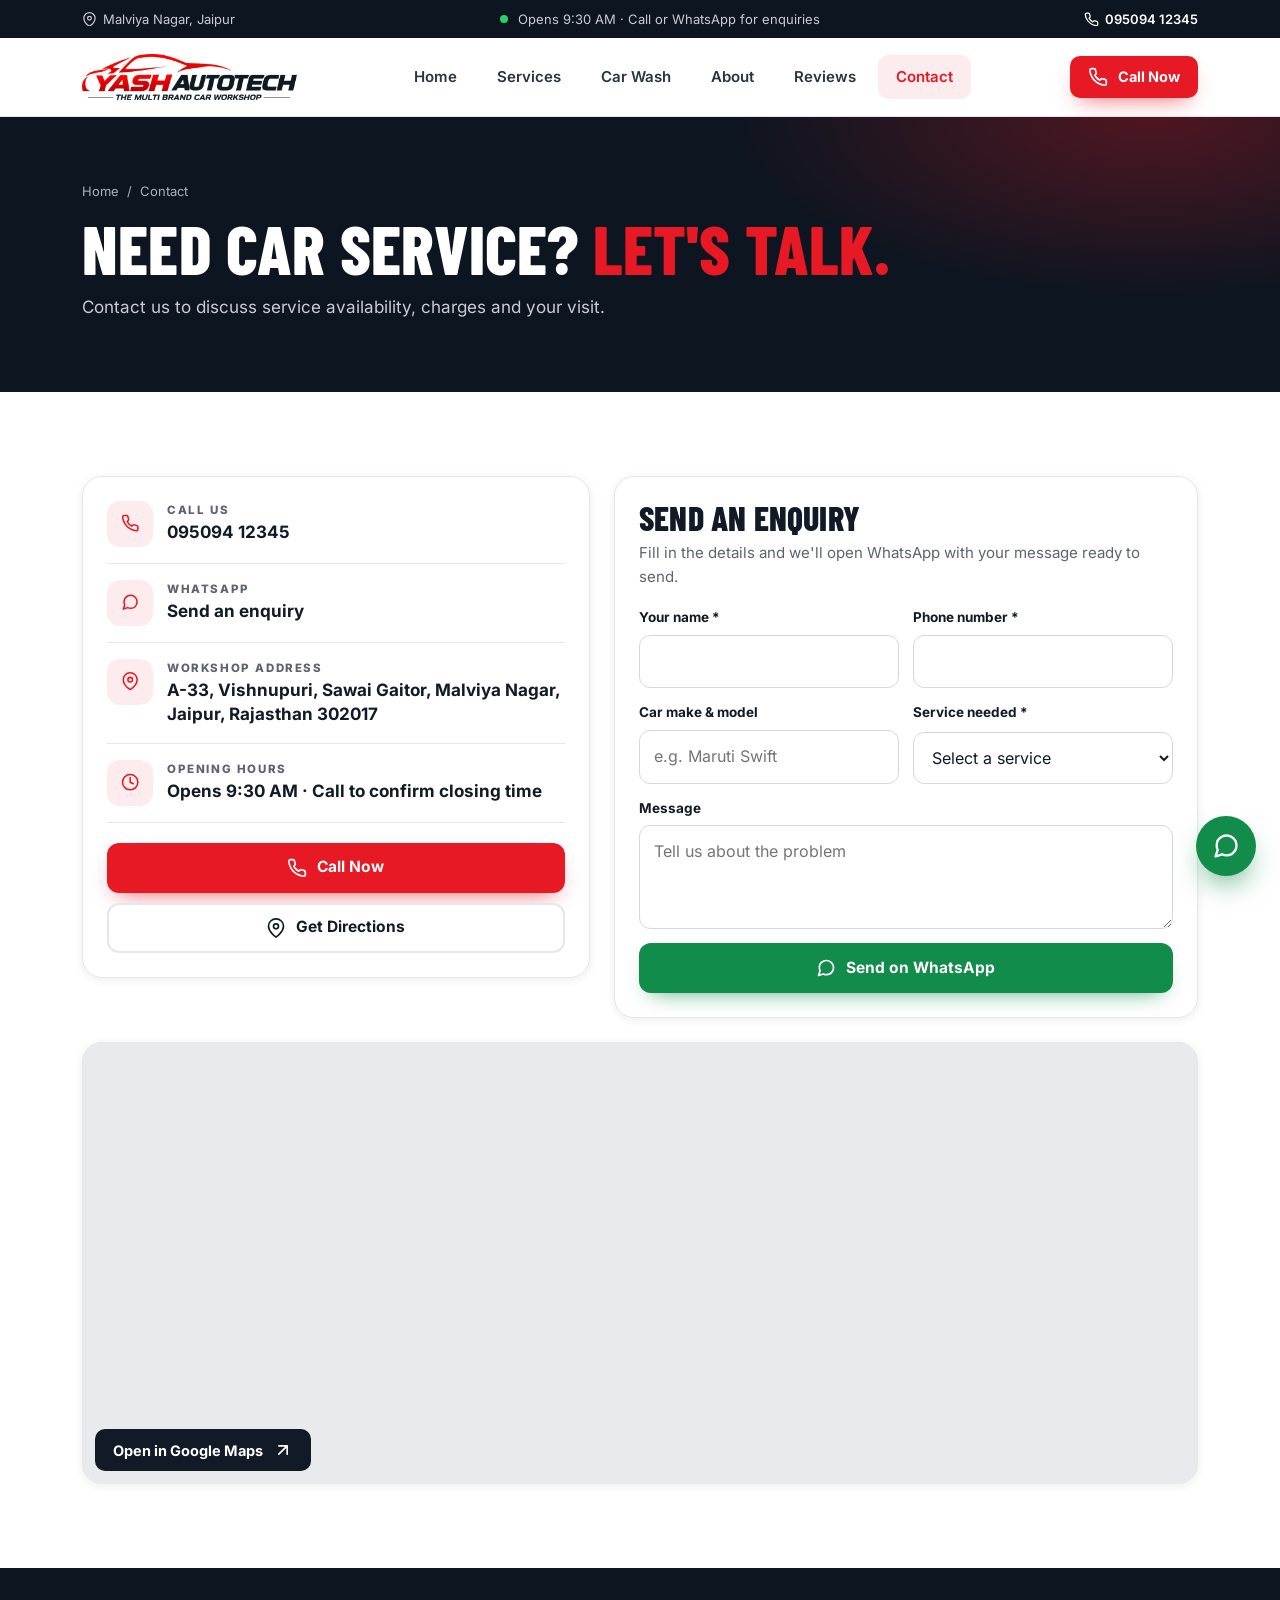
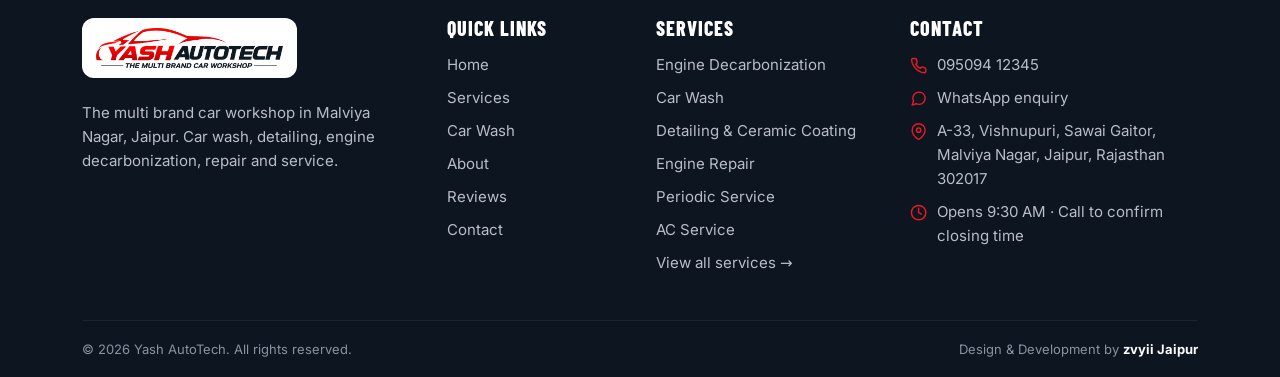
<file: contact.html>
<!doctype html>
<html lang="en">
<head>
<meta charset="utf-8">
<meta name="viewport" content="width=device-width,initial-scale=1,viewport-fit=cover">
<title>Contact Yash AutoTech | Malviya Nagar, Jaipur</title>
<meta name="description" content="Call 095094 12345 or WhatsApp Yash AutoTech at A-33, Vishnupuri, Malviya Nagar, Jaipur. Get directions and send an enquiry.">
<meta name="theme-color" content="#e71924">
<meta property="og:type" content="website">
<meta property="og:site_name" content="Yash AutoTech">
<meta property="og:title" content="Contact Yash AutoTech | Malviya Nagar, Jaipur">
<meta property="og:description" content="Call 095094 12345 or WhatsApp Yash AutoTech at A-33, Vishnupuri, Malviya Nagar, Jaipur. Get directions and send an enquiry.">
<meta property="og:image" content="assets/img/og-image.jpg">
<meta name="twitter:card" content="summary_large_image">
<link rel="icon" href="favicon.ico" sizes="any">
<link rel="icon" type="image/png" href="assets/img/favicon.png">
<link rel="apple-touch-icon" href="assets/img/apple-touch-icon.png">
<link rel="manifest" href="manifest.webmanifest">
<link rel="preload" href="assets/fonts/inter-latin-wght-normal.woff2" as="font" type="font/woff2" crossorigin>
<link rel="preload" href="assets/fonts/barlow-condensed-latin-800-normal.woff2" as="font" type="font/woff2" crossorigin>
<link rel="stylesheet" href="css/style.css">
<script type="application/ld+json">
{
 "@context": "https://schema.org",
 "@type": "AutoRepair",
 "name": "Yash AutoTech",
 "description": "The multi brand car workshop in Jaipur: car wash, detailing, engine decarbonization, repair and service.",
 "image": "assets/img/og-image.jpg",
 "telephone": "+919509412345",
 "address": {
  "@type": "PostalAddress",
  "streetAddress": "A-33, Vishnupuri, Sawai Gaitor, Malviya Nagar",
  "addressLocality": "Jaipur",
  "addressRegion": "Rajasthan",
  "postalCode": "302017",
  "addressCountry": "IN"
 },
 "aggregateRating": {
  "@type": "AggregateRating",
  "ratingValue": "5.0",
  "reviewCount": "15",
  "bestRating": "5"
 },
 "areaServed": "Jaipur"
}
</script>
<script defer src="js/main.js"></script>
</head>
<body>
<svg width="0" height="0" style="position:absolute" aria-hidden="true" focusable="false"><defs>
<symbol id="i-phone" viewBox="0 0 24 24"><path d="M22 16.92v3a2 2 0 0 1-2.18 2 19.79 19.79 0 0 1-8.63-3.07 19.5 19.5 0 0 1-6-6 19.79 19.79 0 0 1-3.07-8.67A2 2 0 0 1 4.11 2h3a2 2 0 0 1 2 1.72c.13.96.36 1.9.7 2.81a2 2 0 0 1-.45 2.11L8.09 9.91a16 16 0 0 0 6 6l1.27-1.27a2 2 0 0 1 2.11-.45c.91.34 1.85.57 2.81.7A2 2 0 0 1 22 16.92z"/></symbol>
<symbol id="i-wa" viewBox="0 0 24 24"><path d="M21 11.5a8.38 8.38 0 0 1-.9 3.8 8.5 8.5 0 0 1-7.6 4.7 8.38 8.38 0 0 1-3.8-.9L3 21l1.9-5.7a8.38 8.38 0 0 1-.9-3.8 8.5 8.5 0 0 1 4.7-7.6 8.38 8.38 0 0 1 3.8-.9h.5a8.48 8.48 0 0 1 8 8v.5z"/></symbol>
<symbol id="i-pin" viewBox="0 0 24 24"><path d="M21 10c0 7-9 13-9 13s-9-6-9-13a9 9 0 0 1 18 0z"/><circle cx="12" cy="10" r="3"/></symbol>
<symbol id="i-clock" viewBox="0 0 24 24"><circle cx="12" cy="12" r="10"/><path d="M12 6v6l4 2"/></symbol>
<symbol id="i-star" viewBox="0 0 24 24"><path d="M12 2l3.09 6.26L22 9.27l-5 4.87 1.18 6.88L12 17.77l-6.18 3.25L7 14.14 2 9.27l6.91-1.01z"/></symbol>
<symbol id="i-check" viewBox="0 0 24 24"><path d="M20 6L9 17l-5-5"/></symbol>
<symbol id="i-arrow" viewBox="0 0 24 24"><path d="M7 17L17 7M7 7h10v10"/></symbol>
<symbol id="i-menu" viewBox="0 0 24 24"><path d="M3 6h18M3 12h18M3 18h18"/></symbol>
<symbol id="i-close" viewBox="0 0 24 24"><path d="M18 6L6 18M6 6l12 12"/></symbol>
<symbol id="i-wrench" viewBox="0 0 24 24"><path d="M14.7 6.3a1 1 0 0 0 0 1.4l1.6 1.6a1 1 0 0 0 1.4 0l3.77-3.77a6 6 0 0 1-7.94 7.94l-6.91 6.91a2.12 2.12 0 0 1-3-3l6.91-6.91a6 6 0 0 1 7.94-7.94l-3.76 3.76z"/></symbol>
<symbol id="i-drop" viewBox="0 0 24 24"><path d="M12 2.69l5.66 5.66a8 8 0 1 1-11.31 0z"/></symbol>
<symbol id="i-shield" viewBox="0 0 24 24"><path d="M12 22s8-4 8-10V5l-8-3-8 3v7c0 6 8 10 8 10z"/><path d="M9 12l2 2 4-4"/></symbol>
<symbol id="i-grid" viewBox="0 0 24 24"><rect x="3" y="3" width="7" height="7" rx="1"/><rect x="14" y="3" width="7" height="7" rx="1"/><rect x="3" y="14" width="7" height="7" rx="1"/><rect x="14" y="14" width="7" height="7" rx="1"/></symbol>
<symbol id="i-chat" viewBox="0 0 24 24"><path d="M21 15a2 2 0 0 1-2 2H7l-4 4V5a2 2 0 0 1 2-2h14a2 2 0 0 1 2 2z"/></symbol>
<symbol id="i-spark" viewBox="0 0 24 24"><path d="M12 3l1.9 5.1L19 10l-5.1 1.9L12 17l-1.9-5.1L5 10l5.1-1.9z"/><path d="M19 16l.8 2.2L22 19l-2.2.8L19 22l-.8-2.2L16 19l2.2-.8z"/></symbol>
</defs></svg>
<a class="skip" href="#main">Skip to content</a>
<div class="topstrip"><div class="container">
<span class="ts-loc"><svg class="ico " aria-hidden="true"><use href="#i-pin"/></svg> Malviya Nagar, Jaipur</span>
<span class="ts-r"><i class="dot"></i>&nbsp;Opens 9:30 AM · Call or WhatsApp for enquiries</span>
<a href="tel:+919509412345"><svg class="ico " aria-hidden="true"><use href="#i-phone"/></svg> 095094 12345</a>
</div></div>
<header class="site-header"><div class="container head-in">
<a class="brand" href="index.html" aria-label="Yash AutoTech – The multi brand car workshop – Home"><img src="assets/img/logo.png" width="177" height="38" alt="Yash AutoTech – The Multi Brand Car Workshop"></a>
<nav class="nav" aria-label="Main"><a href="index.html">Home</a><a href="services.html">Services</a><a href="car-wash.html">Car Wash</a><a href="about.html">About</a><a href="reviews.html">Reviews</a><a href="contact.html" aria-current="page">Contact</a></nav>
<div class="head-cta"><a class="btn btn-red btn-sm" href="tel:+919509412345"><svg class="ico " aria-hidden="true"><use href="#i-phone"/></svg> Call Now</a></div>
<button class="menu-btn" type="button" aria-label="Open menu" aria-expanded="false" aria-controls="mobile-nav"><svg class="ico i-menu" aria-hidden="true"><use href="#i-menu"/></svg><svg class="ico i-close" aria-hidden="true"><use href="#i-close"/></svg></button>
</div></header>
<nav class="mobile-nav" id="mobile-nav" aria-label="Mobile"><a class="nl" href="index.html">Home<svg class="ico " aria-hidden="true"><use href="#i-arrow"/></svg></a><a class="nl" href="services.html">Services<svg class="ico " aria-hidden="true"><use href="#i-arrow"/></svg></a><a class="nl" href="car-wash.html">Car Wash<svg class="ico " aria-hidden="true"><use href="#i-arrow"/></svg></a><a class="nl" href="about.html">About<svg class="ico " aria-hidden="true"><use href="#i-arrow"/></svg></a><a class="nl" href="reviews.html">Reviews<svg class="ico " aria-hidden="true"><use href="#i-arrow"/></svg></a><a class="nl" href="contact.html" aria-current="page">Contact<svg class="ico " aria-hidden="true"><use href="#i-arrow"/></svg></a>
<div class="mn-cta"><a class="btn btn-red" href="tel:+919509412345"><svg class="ico " aria-hidden="true"><use href="#i-phone"/></svg> Call 095094 12345</a><a class="btn btn-green" href="https://wa.me/919509412345?text=Hello%20Yash%20AutoTech%2C%20I%20want%20to%20book%20a%20service."><svg class="ico " aria-hidden="true"><use href="#i-wa"/></svg> WhatsApp Us</a></div></nav>
<main id="main">
<section class="page-hero"><div class="container">
<div class="crumbs"><a href="index.html">Home</a><span>/</span><span>Contact</span></div>
<h1>Need car service? <em>Let's talk.</em></h1><p>Contact us to discuss service availability, charges and your visit.</p></div></section>
<section class="section"><div class="container">
<div class="contact-grid">
<div class="info-card rv">
<div class="info-row"><span class="ii"><svg class="ico " aria-hidden="true"><use href="#i-phone"/></svg></span><div><small>Call us</small><a class="v" href="tel:+919509412345">095094 12345</a></div></div>
<div class="info-row"><span class="ii"><svg class="ico " aria-hidden="true"><use href="#i-wa"/></svg></span><div><small>WhatsApp</small><a class="v" href="https://wa.me/919509412345?text=Hello%20Yash%20AutoTech%2C%20I%20want%20to%20book%20a%20service.">Send an enquiry</a></div></div>
<div class="info-row"><span class="ii"><svg class="ico " aria-hidden="true"><use href="#i-pin"/></svg></span><div><small>Workshop address</small><b>A-33, Vishnupuri, Sawai Gaitor, Malviya Nagar, Jaipur, Rajasthan 302017</b></div></div>
<div class="info-row"><span class="ii"><svg class="ico " aria-hidden="true"><use href="#i-clock"/></svg></span><div><small>Opening hours</small><b>Opens 9:30 AM · Call to confirm closing time</b></div></div>
<div style="display:grid;gap:10px;margin-top:20px"><a class="btn btn-red" href="tel:+919509412345"><svg class="ico " aria-hidden="true"><use href="#i-phone"/></svg> Call Now</a><a class="btn btn-line" href="https://share.google/Fm0ggHqsCliwjdmqk" target="_blank" rel="noopener"><svg class="ico " aria-hidden="true"><use href="#i-pin"/></svg> Get Directions</a></div>
</div>
<div class="form-card rv"><h2>Send an enquiry</h2><p>Fill in the details and we'll open WhatsApp with your message ready to send.</p>
<form id="enquiry-form" data-wa="919509412345" novalidate>
<div class="form-row"><div class="field"><label for="f-name">Your name *</label><input id="f-name" name="name" type="text" autocomplete="name" required><span class="err">Please enter your name</span></div>
<div class="field"><label for="f-phone">Phone number *</label><input id="f-phone" name="phone" type="tel" inputmode="tel" autocomplete="tel" required><span class="err">Enter a valid 10-digit number</span></div></div>
<div class="form-row"><div class="field"><label for="f-car">Car make &amp; model</label><input id="f-car" name="car" type="text" placeholder="e.g. Maruti Swift"></div>
<div class="field"><label for="f-service">Service needed *</label><select id="f-service" name="service" required><option value="">Select a service</option><option value="Engine Decarbonization">Engine Decarbonization</option><option value="Car Wash">Car Wash</option><option value="Detailing & Ceramic Coating">Detailing & Ceramic Coating</option><option value="Engine Repair">Engine Repair</option><option value="Periodic Service">Periodic Service</option><option value="AC Service">AC Service</option><option value="Electrical & Car Scanning">Electrical & Car Scanning</option><option value="Brake & Suspension">Brake & Suspension</option><option value="Dent & Paint">Dent & Paint</option><option value="Car Insurance">Car Insurance</option><option value="Car Sale, Purchase & Finance">Car Sale, Purchase & Finance</option><option value="Other">Other / Not sure</option></select><span class="err">Please select a service</span></div></div>
<div class="field"><label for="f-msg">Message</label><textarea id="f-msg" name="message" placeholder="Tell us about the problem"></textarea></div>
<button class="btn btn-green btn-block" type="submit"><svg class="ico " aria-hidden="true"><use href="#i-wa"/></svg> Send on WhatsApp</button>
<noscript><p style="margin-top:12px;font-size:14px">Please enable JavaScript or call <a href="tel:+919509412345"><b>095094 12345</b></a>.</p></noscript>
</form></div>
</div>
<div class="map-wrap rv"><iframe title="Map showing Yash AutoTech in Malviya Nagar, Jaipur" src="https://www.google.com/maps?q=Yash%20AutoTech%20A-33%20Vishnupuri%20Sawai%20Gaitor%20Malviya%20Nagar%20Jaipur%20Rajasthan%20302017&output=embed" loading="lazy" referrerpolicy="no-referrer-when-downgrade" allowfullscreen></iframe>
<a class="btn btn-dark btn-sm map-fallback" href="https://share.google/Fm0ggHqsCliwjdmqk" target="_blank" rel="noopener">Open in Google Maps <svg class="ico " aria-hidden="true"><use href="#i-arrow"/></svg></a></div>
</div></section>
</main>
<footer class="site-footer"><div class="container">
<div class="f-grid">
<div class="f-brand"><a class="f-logo" href="index.html"><img src="assets/img/logo.png" width="177" height="38" alt="Yash AutoTech"></a>
<p>The multi brand car workshop in Malviya Nagar, Jaipur. Car wash, detailing, engine decarbonization, repair and service.</p></div>
<div><h4>Quick Links</h4><ul><li><a href="index.html">Home</a></li><li><a href="services.html">Services</a></li><li><a href="car-wash.html">Car Wash</a></li><li><a href="about.html">About</a></li><li><a href="reviews.html">Reviews</a></li><li><a href="contact.html">Contact</a></li></ul></div>
<div><h4>Services</h4><ul><li><a href="services.html#engine-decarbonization">Engine Decarbonization</a></li><li><a href="services.html#car-wash">Car Wash</a></li><li><a href="services.html#detailing">Detailing & Ceramic Coating</a></li><li><a href="services.html#engine-repair">Engine Repair</a></li><li><a href="services.html#periodic-service">Periodic Service</a></li><li><a href="services.html#ac-service">AC Service</a></li><li><a href="services.html">View all services →</a></li></ul></div>
<div><h4>Contact</h4><ul class="f-contact">
<li><svg class="ico " aria-hidden="true"><use href="#i-phone"/></svg><a href="tel:+919509412345">095094 12345</a></li>
<li><svg class="ico " aria-hidden="true"><use href="#i-wa"/></svg><a href="https://wa.me/919509412345?text=Hello%20Yash%20AutoTech%2C%20I%20want%20to%20book%20a%20service.">WhatsApp enquiry</a></li>
<li><svg class="ico " aria-hidden="true"><use href="#i-pin"/></svg><a href="https://share.google/Fm0ggHqsCliwjdmqk" target="_blank" rel="noopener">A-33, Vishnupuri, Sawai Gaitor, Malviya Nagar, Jaipur, Rajasthan 302017</a></li>
<li><svg class="ico " aria-hidden="true"><use href="#i-clock"/></svg><span>Opens 9:30 AM · Call to confirm closing time</span></li></ul></div>
</div>
<div class="f-bottom"><span>© <span id="year">2026</span> Yash AutoTech. All rights reserved.</span><span>Design &amp; Development by <strong>zvyii Jaipur</strong></span></div>
</div></footer>
<nav class="bar" aria-label="Quick actions">
<a class="b-call" href="tel:+919509412345"><svg class="ico " aria-hidden="true"><use href="#i-phone"/></svg><span>Call</span></a>
<a class="b-wa" href="https://wa.me/919509412345?text=Hello%20Yash%20AutoTech%2C%20I%20want%20to%20book%20a%20service."><svg class="ico " aria-hidden="true"><use href="#i-wa"/></svg><span>WhatsApp</span></a>
<a class="b-map" href="https://share.google/Fm0ggHqsCliwjdmqk" target="_blank" rel="noopener"><svg class="ico " aria-hidden="true"><use href="#i-pin"/></svg><span>Directions</span></a>
</nav>
<a class="fab" href="https://wa.me/919509412345?text=Hello%20Yash%20AutoTech%2C%20I%20want%20to%20book%20a%20service." aria-label="Chat on WhatsApp"><svg class="ico " aria-hidden="true"><use href="#i-wa"/></svg></a>
</body>
</html>
</file>
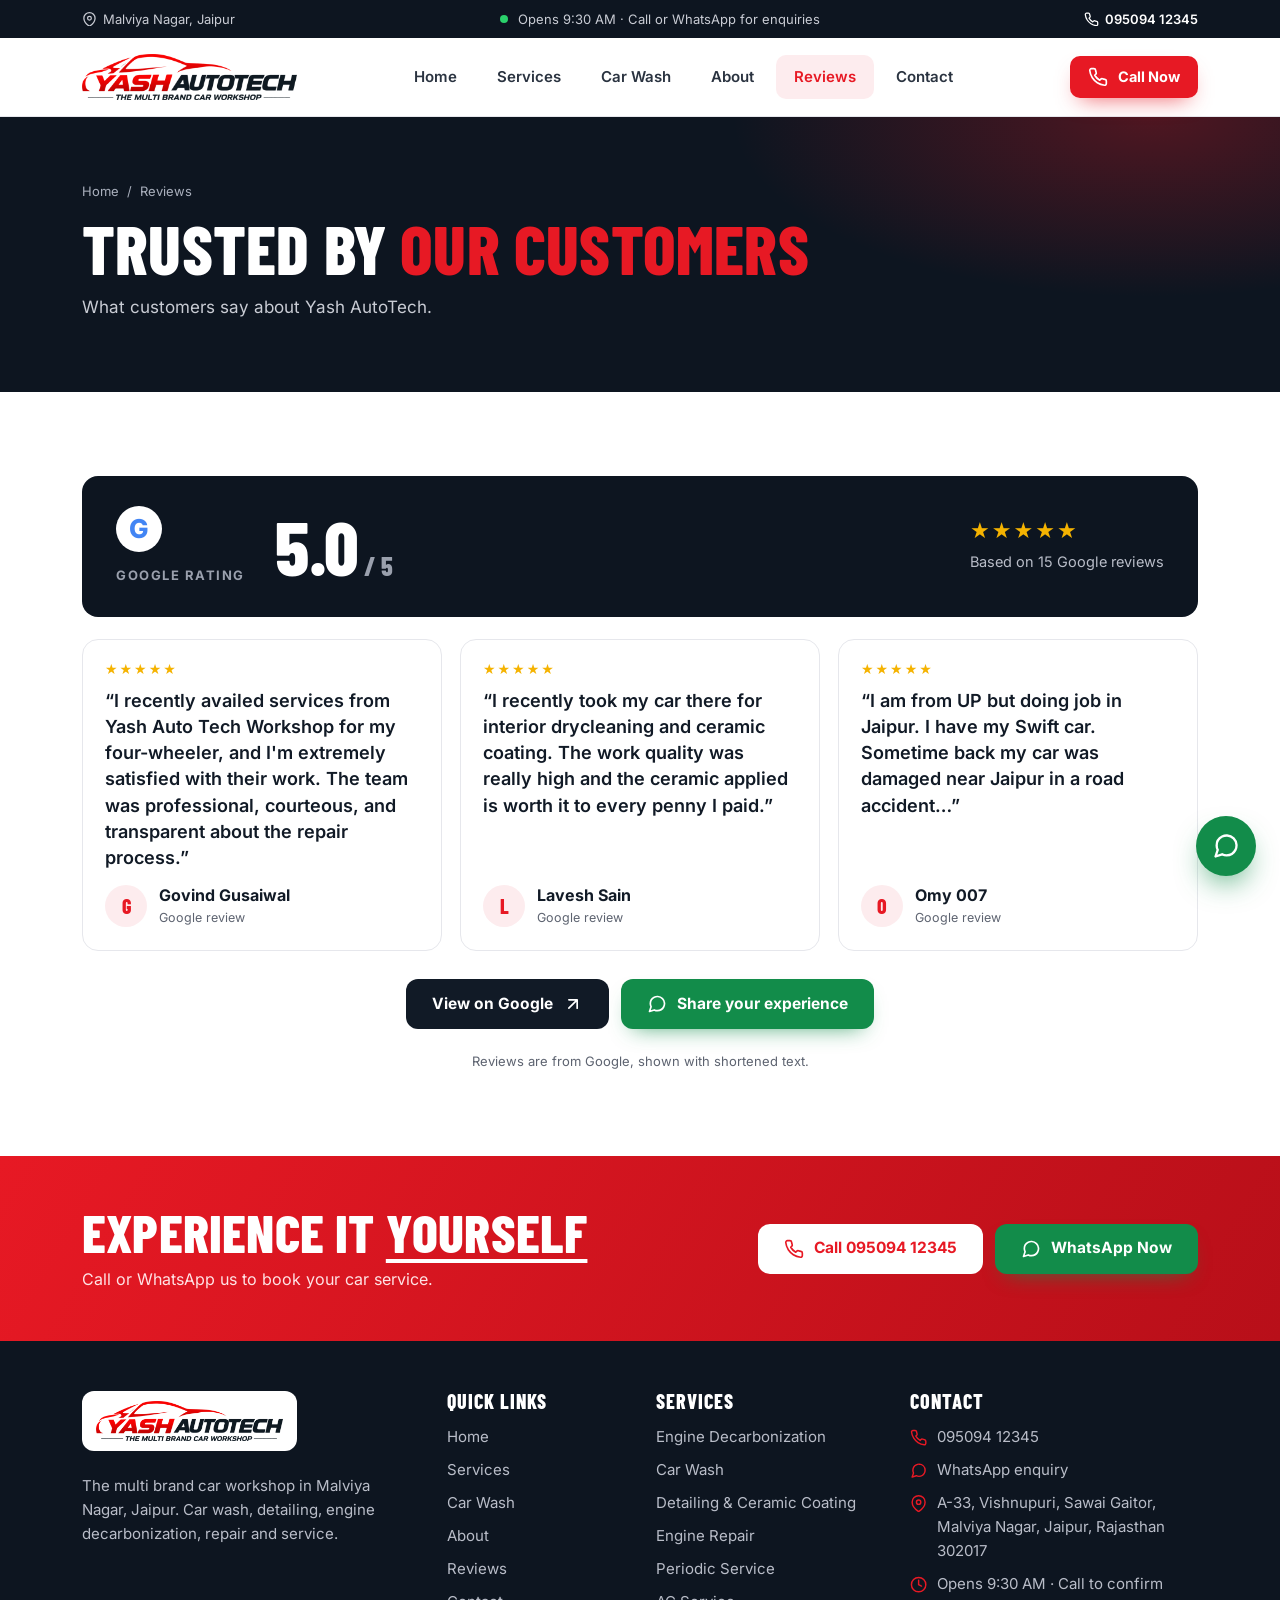
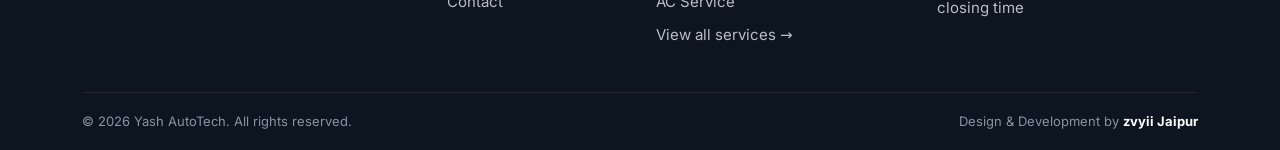
<file: reviews.html>
<!doctype html>
<html lang="en">
<head>
<meta charset="utf-8">
<meta name="viewport" content="width=device-width,initial-scale=1,viewport-fit=cover">
<title>Customer Reviews | Yash AutoTech, Jaipur</title>
<meta name="description" content="Yash AutoTech is rated 5.0 from 15 Google reviews. Read what customers say about our car service.">
<meta name="theme-color" content="#e71924">
<meta property="og:type" content="website">
<meta property="og:site_name" content="Yash AutoTech">
<meta property="og:title" content="Customer Reviews | Yash AutoTech, Jaipur">
<meta property="og:description" content="Yash AutoTech is rated 5.0 from 15 Google reviews. Read what customers say about our car service.">
<meta property="og:image" content="assets/img/og-image.jpg">
<meta name="twitter:card" content="summary_large_image">
<link rel="icon" href="favicon.ico" sizes="any">
<link rel="icon" type="image/png" href="assets/img/favicon.png">
<link rel="apple-touch-icon" href="assets/img/apple-touch-icon.png">
<link rel="manifest" href="manifest.webmanifest">
<link rel="preload" href="assets/fonts/inter-latin-wght-normal.woff2" as="font" type="font/woff2" crossorigin>
<link rel="preload" href="assets/fonts/barlow-condensed-latin-800-normal.woff2" as="font" type="font/woff2" crossorigin>
<link rel="stylesheet" href="css/style.css">
<script defer src="js/main.js"></script>
</head>
<body>
<svg width="0" height="0" style="position:absolute" aria-hidden="true" focusable="false"><defs>
<symbol id="i-phone" viewBox="0 0 24 24"><path d="M22 16.92v3a2 2 0 0 1-2.18 2 19.79 19.79 0 0 1-8.63-3.07 19.5 19.5 0 0 1-6-6 19.79 19.79 0 0 1-3.07-8.67A2 2 0 0 1 4.11 2h3a2 2 0 0 1 2 1.72c.13.96.36 1.9.7 2.81a2 2 0 0 1-.45 2.11L8.09 9.91a16 16 0 0 0 6 6l1.27-1.27a2 2 0 0 1 2.11-.45c.91.34 1.85.57 2.81.7A2 2 0 0 1 22 16.92z"/></symbol>
<symbol id="i-wa" viewBox="0 0 24 24"><path d="M21 11.5a8.38 8.38 0 0 1-.9 3.8 8.5 8.5 0 0 1-7.6 4.7 8.38 8.38 0 0 1-3.8-.9L3 21l1.9-5.7a8.38 8.38 0 0 1-.9-3.8 8.5 8.5 0 0 1 4.7-7.6 8.38 8.38 0 0 1 3.8-.9h.5a8.48 8.48 0 0 1 8 8v.5z"/></symbol>
<symbol id="i-pin" viewBox="0 0 24 24"><path d="M21 10c0 7-9 13-9 13s-9-6-9-13a9 9 0 0 1 18 0z"/><circle cx="12" cy="10" r="3"/></symbol>
<symbol id="i-clock" viewBox="0 0 24 24"><circle cx="12" cy="12" r="10"/><path d="M12 6v6l4 2"/></symbol>
<symbol id="i-star" viewBox="0 0 24 24"><path d="M12 2l3.09 6.26L22 9.27l-5 4.87 1.18 6.88L12 17.77l-6.18 3.25L7 14.14 2 9.27l6.91-1.01z"/></symbol>
<symbol id="i-check" viewBox="0 0 24 24"><path d="M20 6L9 17l-5-5"/></symbol>
<symbol id="i-arrow" viewBox="0 0 24 24"><path d="M7 17L17 7M7 7h10v10"/></symbol>
<symbol id="i-menu" viewBox="0 0 24 24"><path d="M3 6h18M3 12h18M3 18h18"/></symbol>
<symbol id="i-close" viewBox="0 0 24 24"><path d="M18 6L6 18M6 6l12 12"/></symbol>
<symbol id="i-wrench" viewBox="0 0 24 24"><path d="M14.7 6.3a1 1 0 0 0 0 1.4l1.6 1.6a1 1 0 0 0 1.4 0l3.77-3.77a6 6 0 0 1-7.94 7.94l-6.91 6.91a2.12 2.12 0 0 1-3-3l6.91-6.91a6 6 0 0 1 7.94-7.94l-3.76 3.76z"/></symbol>
<symbol id="i-drop" viewBox="0 0 24 24"><path d="M12 2.69l5.66 5.66a8 8 0 1 1-11.31 0z"/></symbol>
<symbol id="i-shield" viewBox="0 0 24 24"><path d="M12 22s8-4 8-10V5l-8-3-8 3v7c0 6 8 10 8 10z"/><path d="M9 12l2 2 4-4"/></symbol>
<symbol id="i-grid" viewBox="0 0 24 24"><rect x="3" y="3" width="7" height="7" rx="1"/><rect x="14" y="3" width="7" height="7" rx="1"/><rect x="3" y="14" width="7" height="7" rx="1"/><rect x="14" y="14" width="7" height="7" rx="1"/></symbol>
<symbol id="i-chat" viewBox="0 0 24 24"><path d="M21 15a2 2 0 0 1-2 2H7l-4 4V5a2 2 0 0 1 2-2h14a2 2 0 0 1 2 2z"/></symbol>
<symbol id="i-spark" viewBox="0 0 24 24"><path d="M12 3l1.9 5.1L19 10l-5.1 1.9L12 17l-1.9-5.1L5 10l5.1-1.9z"/><path d="M19 16l.8 2.2L22 19l-2.2.8L19 22l-.8-2.2L16 19l2.2-.8z"/></symbol>
</defs></svg>
<a class="skip" href="#main">Skip to content</a>
<div class="topstrip"><div class="container">
<span class="ts-loc"><svg class="ico " aria-hidden="true"><use href="#i-pin"/></svg> Malviya Nagar, Jaipur</span>
<span class="ts-r"><i class="dot"></i>&nbsp;Opens 9:30 AM · Call or WhatsApp for enquiries</span>
<a href="tel:+919509412345"><svg class="ico " aria-hidden="true"><use href="#i-phone"/></svg> 095094 12345</a>
</div></div>
<header class="site-header"><div class="container head-in">
<a class="brand" href="index.html" aria-label="Yash AutoTech – The multi brand car workshop – Home"><img src="assets/img/logo.png" width="177" height="38" alt="Yash AutoTech – The Multi Brand Car Workshop"></a>
<nav class="nav" aria-label="Main"><a href="index.html">Home</a><a href="services.html">Services</a><a href="car-wash.html">Car Wash</a><a href="about.html">About</a><a href="reviews.html" aria-current="page">Reviews</a><a href="contact.html">Contact</a></nav>
<div class="head-cta"><a class="btn btn-red btn-sm" href="tel:+919509412345"><svg class="ico " aria-hidden="true"><use href="#i-phone"/></svg> Call Now</a></div>
<button class="menu-btn" type="button" aria-label="Open menu" aria-expanded="false" aria-controls="mobile-nav"><svg class="ico i-menu" aria-hidden="true"><use href="#i-menu"/></svg><svg class="ico i-close" aria-hidden="true"><use href="#i-close"/></svg></button>
</div></header>
<nav class="mobile-nav" id="mobile-nav" aria-label="Mobile"><a class="nl" href="index.html">Home<svg class="ico " aria-hidden="true"><use href="#i-arrow"/></svg></a><a class="nl" href="services.html">Services<svg class="ico " aria-hidden="true"><use href="#i-arrow"/></svg></a><a class="nl" href="car-wash.html">Car Wash<svg class="ico " aria-hidden="true"><use href="#i-arrow"/></svg></a><a class="nl" href="about.html">About<svg class="ico " aria-hidden="true"><use href="#i-arrow"/></svg></a><a class="nl" href="reviews.html" aria-current="page">Reviews<svg class="ico " aria-hidden="true"><use href="#i-arrow"/></svg></a><a class="nl" href="contact.html">Contact<svg class="ico " aria-hidden="true"><use href="#i-arrow"/></svg></a>
<div class="mn-cta"><a class="btn btn-red" href="tel:+919509412345"><svg class="ico " aria-hidden="true"><use href="#i-phone"/></svg> Call 095094 12345</a><a class="btn btn-green" href="https://wa.me/919509412345?text=Hello%20Yash%20AutoTech%2C%20I%20want%20to%20book%20a%20service."><svg class="ico " aria-hidden="true"><use href="#i-wa"/></svg> WhatsApp Us</a></div></nav>
<main id="main">
<section class="page-hero"><div class="container">
<div class="crumbs"><a href="index.html">Home</a><span>/</span><span>Reviews</span></div>
<h1>Trusted by <em>our customers</em></h1><p>What customers say about Yash AutoTech.</p></div></section>
<section class="section"><div class="container">
<div class="rating-card rv"><div><div class="g-badge">G</div><span style="font-size:13px;color:#9aa0ad;letter-spacing:1.5px;font-weight:700">GOOGLE RATING</span></div>
<div class="score">5.0<small> / 5</small></div>
<div><span class="stars">★★★★★</span><p>Based on 15 Google reviews</p></div></div>
<div class="grid c3" style="margin-top:22px"><article class="review rv"><span class="stars">★★★★★</span><p class="q">“I recently availed services from Yash Auto Tech Workshop for my four-wheeler, and I'm extremely satisfied with their work. The team was professional, courteous, and transparent about the repair process.”</p><div class="who"><span class="avatar">G</span><span><b>Govind Gusaiwal</b><small>Google review</small></span></div></article><article class="review rv"><span class="stars">★★★★★</span><p class="q">“I recently took my car there for interior drycleaning and ceramic coating. The work quality was really high and the ceramic applied is worth it to every penny I paid.”</p><div class="who"><span class="avatar">L</span><span><b>Lavesh Sain</b><small>Google review</small></span></div></article><article class="review rv"><span class="stars">★★★★★</span><p class="q">“I am from UP but doing job in Jaipur. I have my Swift car. Sometime back my car was damaged near Jaipur in a road accident…”</p><div class="who"><span class="avatar">O</span><span><b>Omy 007</b><small>Google review</small></span></div></article></div>
<div class="sec-foot" style="gap:12px;flex-wrap:wrap"><a class="btn btn-dark" href="https://www.google.com/search?q=Yash%20AutoTech%20Jaipur%20reviews" target="_blank" rel="noopener">View on Google <svg class="ico " aria-hidden="true"><use href="#i-arrow"/></svg></a><a class="btn btn-green" href="https://wa.me/919509412345?text=Hello%20Yash%20AutoTech%2C%20I%20want%20to%20share%20my%20feedback."><svg class="ico " aria-hidden="true"><use href="#i-wa"/></svg> Share your experience</a></div>
<p class="note" style="text-align:center">Reviews are from Google, shown with shortened text.</p>
</div></section>
<section class="cta-band"><div class="container cta-in">
<div><h2>Experience it <em>yourself</em></h2><p>Call or WhatsApp us to book your car service.</p></div>
<div class="cta-btns"><a class="btn btn-red" href="tel:+919509412345"><svg class="ico " aria-hidden="true"><use href="#i-phone"/></svg> Call 095094 12345</a><a class="btn btn-green" href="https://wa.me/919509412345?text=Hello%20Yash%20AutoTech%2C%20I%20want%20to%20book%20a%20service."><svg class="ico " aria-hidden="true"><use href="#i-wa"/></svg> WhatsApp Now</a></div>
</div></section>
</main>
<footer class="site-footer"><div class="container">
<div class="f-grid">
<div class="f-brand"><a class="f-logo" href="index.html"><img src="assets/img/logo.png" width="177" height="38" alt="Yash AutoTech"></a>
<p>The multi brand car workshop in Malviya Nagar, Jaipur. Car wash, detailing, engine decarbonization, repair and service.</p></div>
<div><h4>Quick Links</h4><ul><li><a href="index.html">Home</a></li><li><a href="services.html">Services</a></li><li><a href="car-wash.html">Car Wash</a></li><li><a href="about.html">About</a></li><li><a href="reviews.html">Reviews</a></li><li><a href="contact.html">Contact</a></li></ul></div>
<div><h4>Services</h4><ul><li><a href="services.html#engine-decarbonization">Engine Decarbonization</a></li><li><a href="services.html#car-wash">Car Wash</a></li><li><a href="services.html#detailing">Detailing & Ceramic Coating</a></li><li><a href="services.html#engine-repair">Engine Repair</a></li><li><a href="services.html#periodic-service">Periodic Service</a></li><li><a href="services.html#ac-service">AC Service</a></li><li><a href="services.html">View all services →</a></li></ul></div>
<div><h4>Contact</h4><ul class="f-contact">
<li><svg class="ico " aria-hidden="true"><use href="#i-phone"/></svg><a href="tel:+919509412345">095094 12345</a></li>
<li><svg class="ico " aria-hidden="true"><use href="#i-wa"/></svg><a href="https://wa.me/919509412345?text=Hello%20Yash%20AutoTech%2C%20I%20want%20to%20book%20a%20service.">WhatsApp enquiry</a></li>
<li><svg class="ico " aria-hidden="true"><use href="#i-pin"/></svg><a href="https://share.google/Fm0ggHqsCliwjdmqk" target="_blank" rel="noopener">A-33, Vishnupuri, Sawai Gaitor, Malviya Nagar, Jaipur, Rajasthan 302017</a></li>
<li><svg class="ico " aria-hidden="true"><use href="#i-clock"/></svg><span>Opens 9:30 AM · Call to confirm closing time</span></li></ul></div>
</div>
<div class="f-bottom"><span>© <span id="year">2026</span> Yash AutoTech. All rights reserved.</span><span>Design &amp; Development by <strong>zvyii Jaipur</strong></span></div>
</div></footer>
<nav class="bar" aria-label="Quick actions">
<a class="b-call" href="tel:+919509412345"><svg class="ico " aria-hidden="true"><use href="#i-phone"/></svg><span>Call</span></a>
<a class="b-wa" href="https://wa.me/919509412345?text=Hello%20Yash%20AutoTech%2C%20I%20want%20to%20book%20a%20service."><svg class="ico " aria-hidden="true"><use href="#i-wa"/></svg><span>WhatsApp</span></a>
<a class="b-map" href="https://share.google/Fm0ggHqsCliwjdmqk" target="_blank" rel="noopener"><svg class="ico " aria-hidden="true"><use href="#i-pin"/></svg><span>Directions</span></a>
</nav>
<a class="fab" href="https://wa.me/919509412345?text=Hello%20Yash%20AutoTech%2C%20I%20want%20to%20book%20a%20service." aria-label="Chat on WhatsApp"><svg class="ico " aria-hidden="true"><use href="#i-wa"/></svg></a>
</body>
</html>
</file>
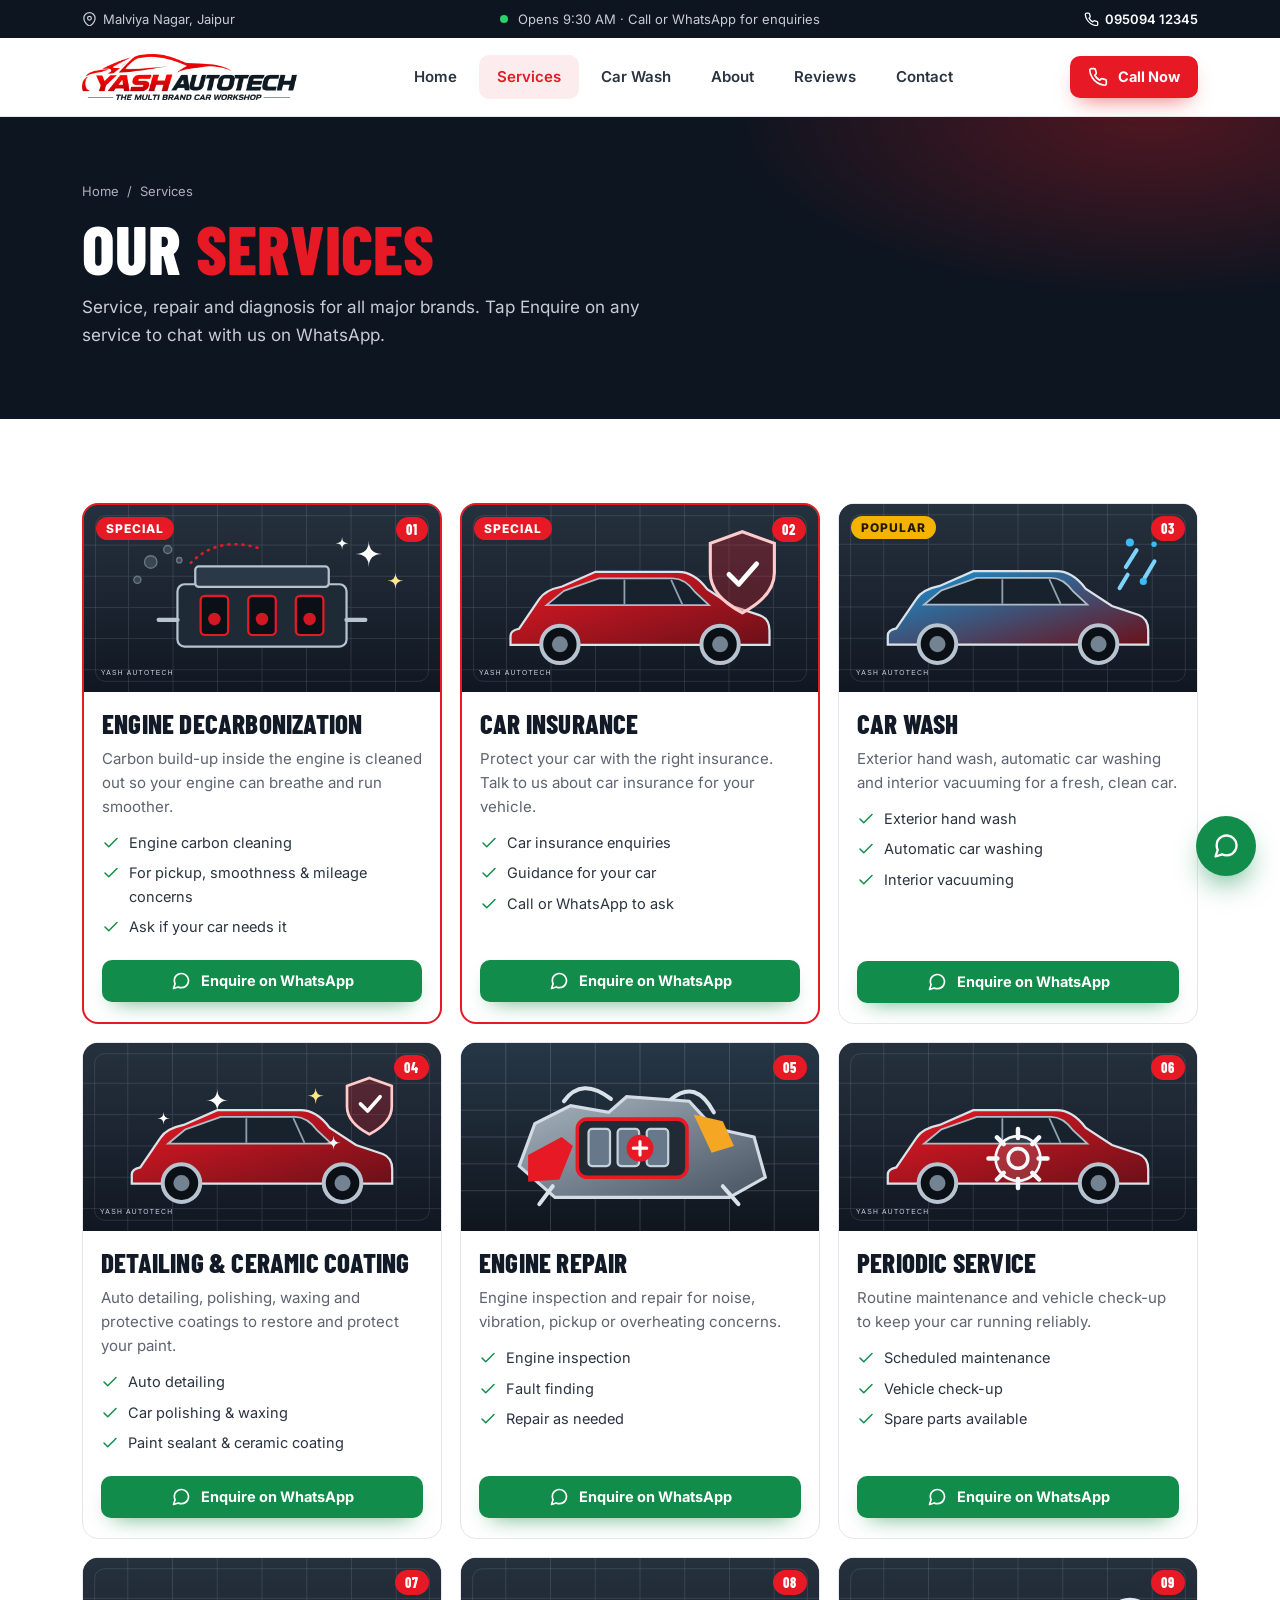
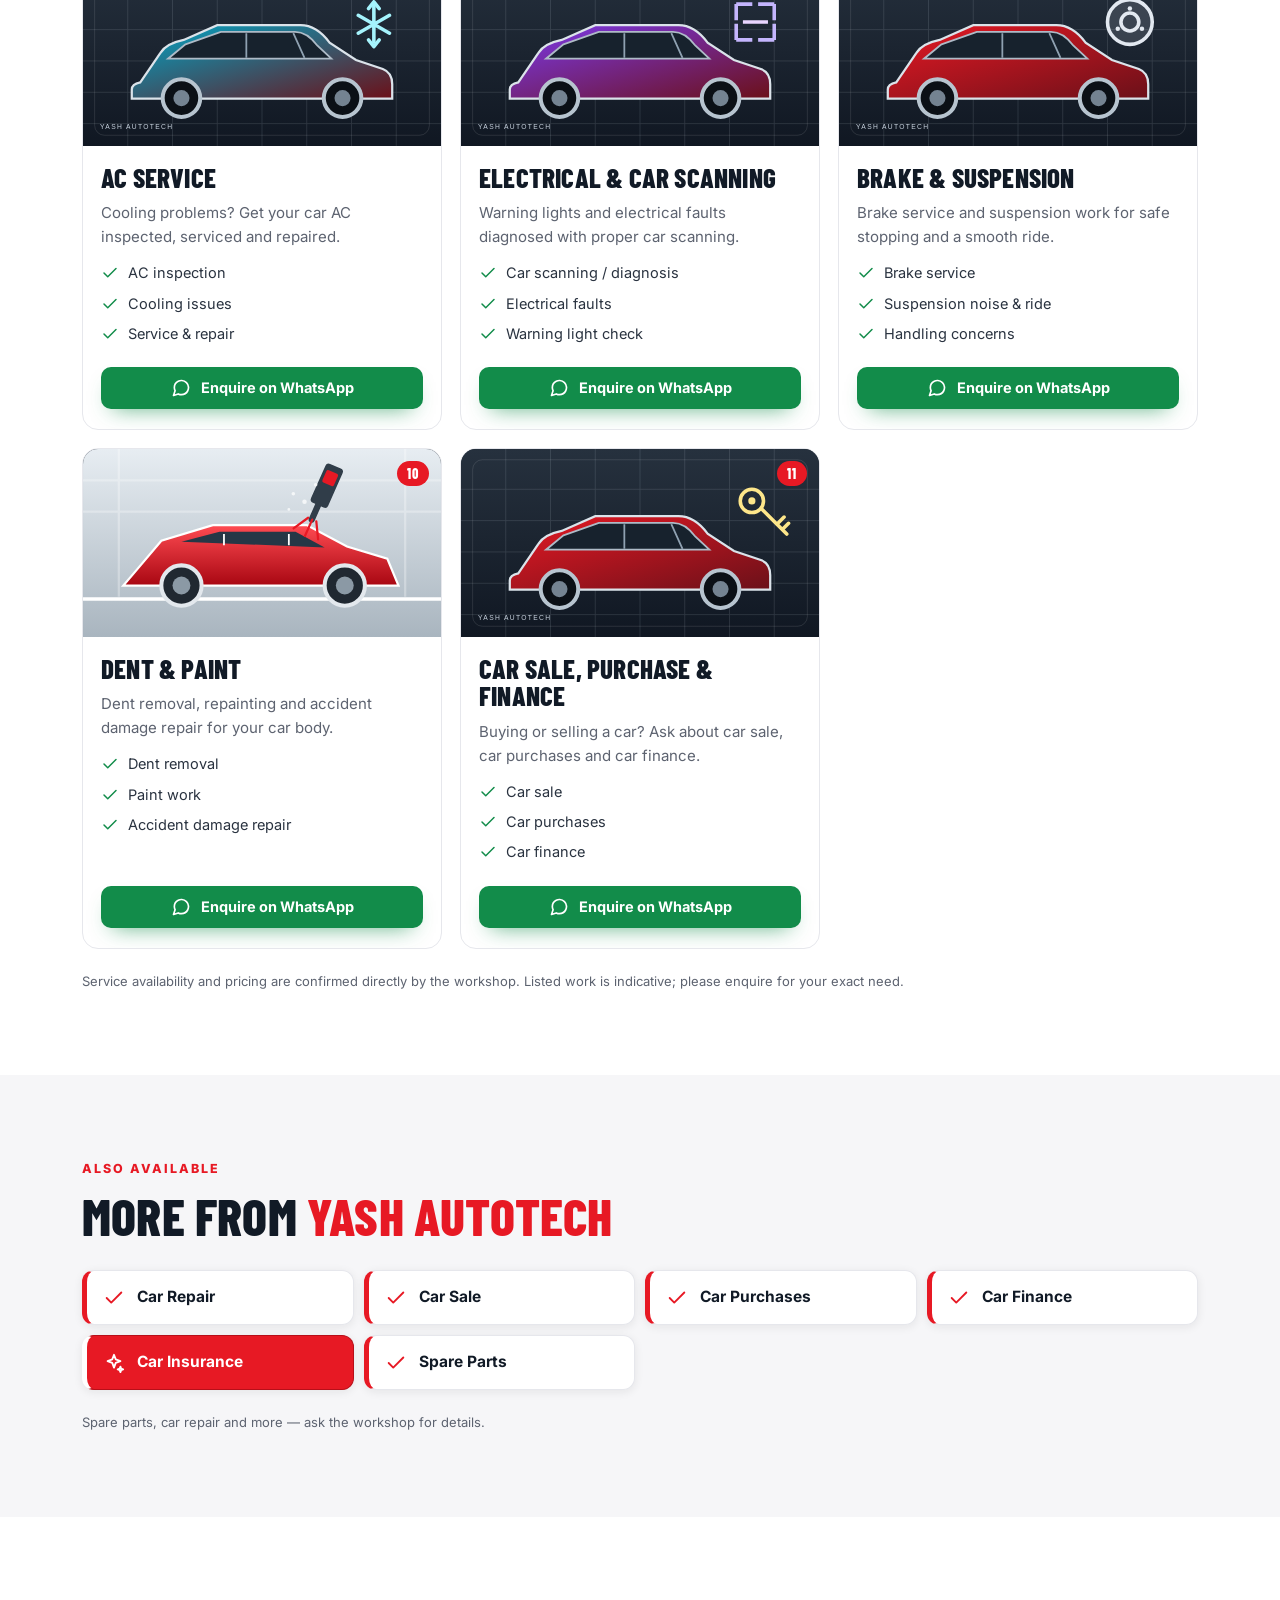
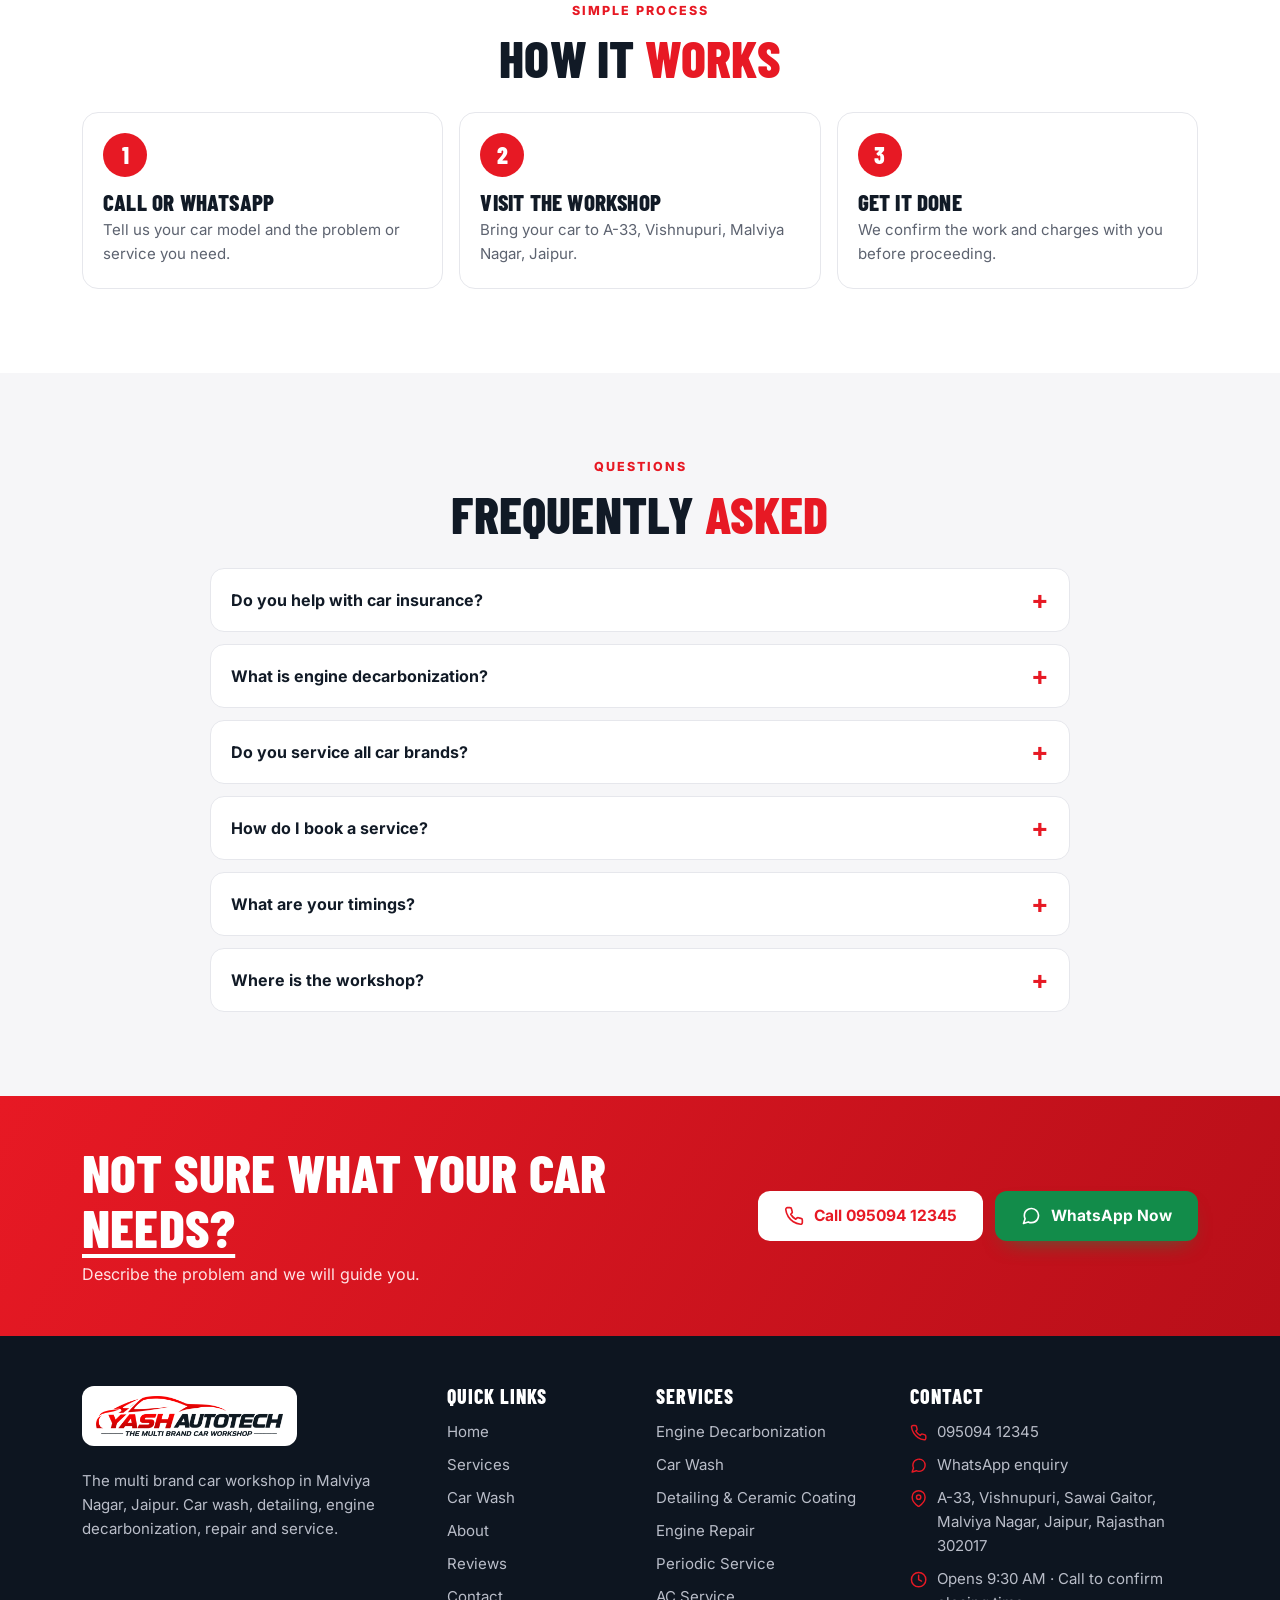
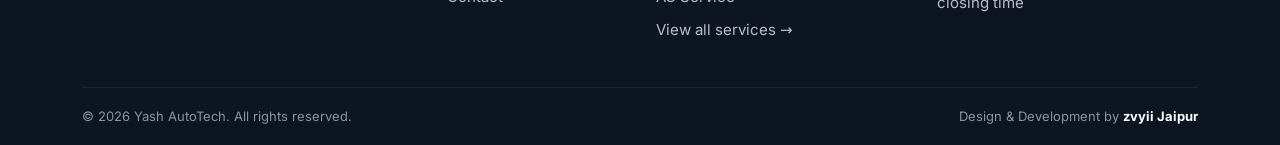
<file: services.html>
<!doctype html>
<html lang="en">
<head>
<meta charset="utf-8">
<meta name="viewport" content="width=device-width,initial-scale=1,viewport-fit=cover">
<title>Car Services in Malviya Nagar, Jaipur | Yash AutoTech</title>
<meta name="description" content="Engine decarbonization, car wash, detailing, ceramic coating, engine repair, periodic service, AC, electrical, brakes, dent & paint at Yash AutoTech, Jaipur.">
<meta name="theme-color" content="#e71924">
<meta property="og:type" content="website">
<meta property="og:site_name" content="Yash AutoTech">
<meta property="og:title" content="Car Services in Malviya Nagar, Jaipur | Yash AutoTech">
<meta property="og:description" content="Engine decarbonization, car wash, detailing, ceramic coating, engine repair, periodic service, AC, electrical, brakes, dent & paint at Yash AutoTech, Jaipur.">
<meta property="og:image" content="assets/img/og-image.jpg">
<meta name="twitter:card" content="summary_large_image">
<link rel="icon" href="favicon.ico" sizes="any">
<link rel="icon" type="image/png" href="assets/img/favicon.png">
<link rel="apple-touch-icon" href="assets/img/apple-touch-icon.png">
<link rel="manifest" href="manifest.webmanifest">
<link rel="preload" href="assets/fonts/inter-latin-wght-normal.woff2" as="font" type="font/woff2" crossorigin>
<link rel="preload" href="assets/fonts/barlow-condensed-latin-800-normal.woff2" as="font" type="font/woff2" crossorigin>
<link rel="stylesheet" href="css/style.css">
<script defer src="js/main.js"></script>
</head>
<body>
<svg width="0" height="0" style="position:absolute" aria-hidden="true" focusable="false"><defs>
<symbol id="i-phone" viewBox="0 0 24 24"><path d="M22 16.92v3a2 2 0 0 1-2.18 2 19.79 19.79 0 0 1-8.63-3.07 19.5 19.5 0 0 1-6-6 19.79 19.79 0 0 1-3.07-8.67A2 2 0 0 1 4.11 2h3a2 2 0 0 1 2 1.72c.13.96.36 1.9.7 2.81a2 2 0 0 1-.45 2.11L8.09 9.91a16 16 0 0 0 6 6l1.27-1.27a2 2 0 0 1 2.11-.45c.91.34 1.85.57 2.81.7A2 2 0 0 1 22 16.92z"/></symbol>
<symbol id="i-wa" viewBox="0 0 24 24"><path d="M21 11.5a8.38 8.38 0 0 1-.9 3.8 8.5 8.5 0 0 1-7.6 4.7 8.38 8.38 0 0 1-3.8-.9L3 21l1.9-5.7a8.38 8.38 0 0 1-.9-3.8 8.5 8.5 0 0 1 4.7-7.6 8.38 8.38 0 0 1 3.8-.9h.5a8.48 8.48 0 0 1 8 8v.5z"/></symbol>
<symbol id="i-pin" viewBox="0 0 24 24"><path d="M21 10c0 7-9 13-9 13s-9-6-9-13a9 9 0 0 1 18 0z"/><circle cx="12" cy="10" r="3"/></symbol>
<symbol id="i-clock" viewBox="0 0 24 24"><circle cx="12" cy="12" r="10"/><path d="M12 6v6l4 2"/></symbol>
<symbol id="i-star" viewBox="0 0 24 24"><path d="M12 2l3.09 6.26L22 9.27l-5 4.87 1.18 6.88L12 17.77l-6.18 3.25L7 14.14 2 9.27l6.91-1.01z"/></symbol>
<symbol id="i-check" viewBox="0 0 24 24"><path d="M20 6L9 17l-5-5"/></symbol>
<symbol id="i-arrow" viewBox="0 0 24 24"><path d="M7 17L17 7M7 7h10v10"/></symbol>
<symbol id="i-menu" viewBox="0 0 24 24"><path d="M3 6h18M3 12h18M3 18h18"/></symbol>
<symbol id="i-close" viewBox="0 0 24 24"><path d="M18 6L6 18M6 6l12 12"/></symbol>
<symbol id="i-wrench" viewBox="0 0 24 24"><path d="M14.7 6.3a1 1 0 0 0 0 1.4l1.6 1.6a1 1 0 0 0 1.4 0l3.77-3.77a6 6 0 0 1-7.94 7.94l-6.91 6.91a2.12 2.12 0 0 1-3-3l6.91-6.91a6 6 0 0 1 7.94-7.94l-3.76 3.76z"/></symbol>
<symbol id="i-drop" viewBox="0 0 24 24"><path d="M12 2.69l5.66 5.66a8 8 0 1 1-11.31 0z"/></symbol>
<symbol id="i-shield" viewBox="0 0 24 24"><path d="M12 22s8-4 8-10V5l-8-3-8 3v7c0 6 8 10 8 10z"/><path d="M9 12l2 2 4-4"/></symbol>
<symbol id="i-grid" viewBox="0 0 24 24"><rect x="3" y="3" width="7" height="7" rx="1"/><rect x="14" y="3" width="7" height="7" rx="1"/><rect x="3" y="14" width="7" height="7" rx="1"/><rect x="14" y="14" width="7" height="7" rx="1"/></symbol>
<symbol id="i-chat" viewBox="0 0 24 24"><path d="M21 15a2 2 0 0 1-2 2H7l-4 4V5a2 2 0 0 1 2-2h14a2 2 0 0 1 2 2z"/></symbol>
<symbol id="i-spark" viewBox="0 0 24 24"><path d="M12 3l1.9 5.1L19 10l-5.1 1.9L12 17l-1.9-5.1L5 10l5.1-1.9z"/><path d="M19 16l.8 2.2L22 19l-2.2.8L19 22l-.8-2.2L16 19l2.2-.8z"/></symbol>
</defs></svg>
<a class="skip" href="#main">Skip to content</a>
<div class="topstrip"><div class="container">
<span class="ts-loc"><svg class="ico " aria-hidden="true"><use href="#i-pin"/></svg> Malviya Nagar, Jaipur</span>
<span class="ts-r"><i class="dot"></i>&nbsp;Opens 9:30 AM · Call or WhatsApp for enquiries</span>
<a href="tel:+919509412345"><svg class="ico " aria-hidden="true"><use href="#i-phone"/></svg> 095094 12345</a>
</div></div>
<header class="site-header"><div class="container head-in">
<a class="brand" href="index.html" aria-label="Yash AutoTech – The multi brand car workshop – Home"><img src="assets/img/logo.png" width="177" height="38" alt="Yash AutoTech – The Multi Brand Car Workshop"></a>
<nav class="nav" aria-label="Main"><a href="index.html">Home</a><a href="services.html" aria-current="page">Services</a><a href="car-wash.html">Car Wash</a><a href="about.html">About</a><a href="reviews.html">Reviews</a><a href="contact.html">Contact</a></nav>
<div class="head-cta"><a class="btn btn-red btn-sm" href="tel:+919509412345"><svg class="ico " aria-hidden="true"><use href="#i-phone"/></svg> Call Now</a></div>
<button class="menu-btn" type="button" aria-label="Open menu" aria-expanded="false" aria-controls="mobile-nav"><svg class="ico i-menu" aria-hidden="true"><use href="#i-menu"/></svg><svg class="ico i-close" aria-hidden="true"><use href="#i-close"/></svg></button>
</div></header>
<nav class="mobile-nav" id="mobile-nav" aria-label="Mobile"><a class="nl" href="index.html">Home<svg class="ico " aria-hidden="true"><use href="#i-arrow"/></svg></a><a class="nl" href="services.html" aria-current="page">Services<svg class="ico " aria-hidden="true"><use href="#i-arrow"/></svg></a><a class="nl" href="car-wash.html">Car Wash<svg class="ico " aria-hidden="true"><use href="#i-arrow"/></svg></a><a class="nl" href="about.html">About<svg class="ico " aria-hidden="true"><use href="#i-arrow"/></svg></a><a class="nl" href="reviews.html">Reviews<svg class="ico " aria-hidden="true"><use href="#i-arrow"/></svg></a><a class="nl" href="contact.html">Contact<svg class="ico " aria-hidden="true"><use href="#i-arrow"/></svg></a>
<div class="mn-cta"><a class="btn btn-red" href="tel:+919509412345"><svg class="ico " aria-hidden="true"><use href="#i-phone"/></svg> Call 095094 12345</a><a class="btn btn-green" href="https://wa.me/919509412345?text=Hello%20Yash%20AutoTech%2C%20I%20want%20to%20book%20a%20service."><svg class="ico " aria-hidden="true"><use href="#i-wa"/></svg> WhatsApp Us</a></div></nav>
<main id="main">
<section class="page-hero"><div class="container">
<div class="crumbs"><a href="index.html">Home</a><span>/</span><span>Services</span></div>
<h1>Our <em>Services</em></h1><p>Service, repair and diagnosis for all major brands. Tap Enquire on any service to chat with us on WhatsApp.</p></div></section>
<section class="section"><div class="container">
<div class="grid c3"><article class="s-card rv feature" id="engine-decarbonization">
<div class="ph"><img src="assets/services/engine-decarbonization.svg" alt="Engine Decarbonization" width="800" height="420" loading="lazy"><span class="tag">SPECIAL</span><span class="num">01</span></div>
<div class="bd"><h3>Engine Decarbonization</h3><p>Carbon build-up inside the engine is cleaned out so your engine can breathe and run smoother.</p><ul class="ticks"><li><svg class="ico " aria-hidden="true"><use href="#i-check"/></svg>Engine carbon cleaning</li><li><svg class="ico " aria-hidden="true"><use href="#i-check"/></svg>For pickup, smoothness & mileage concerns</li><li><svg class="ico " aria-hidden="true"><use href="#i-check"/></svg>Ask if your car needs it</li></ul>
<div class="go"><a class="btn btn-green btn-sm btn-block" href="https://wa.me/919509412345?text=Hello%20Yash%20AutoTech%2C%20I%20want%20to%20enquire%20about%20engine%20decarbonization."><svg class="ico " aria-hidden="true"><use href="#i-wa"/></svg> Enquire on WhatsApp</a></div></div></article>
<article class="s-card rv feature" id="car-insurance">
<div class="ph"><img src="assets/services/car-insurance.svg" alt="Car Insurance" width="800" height="420" loading="lazy"><span class="tag">SPECIAL</span><span class="num">02</span></div>
<div class="bd"><h3>Car Insurance</h3><p>Protect your car with the right insurance. Talk to us about car insurance for your vehicle.</p><ul class="ticks"><li><svg class="ico " aria-hidden="true"><use href="#i-check"/></svg>Car insurance enquiries</li><li><svg class="ico " aria-hidden="true"><use href="#i-check"/></svg>Guidance for your car</li><li><svg class="ico " aria-hidden="true"><use href="#i-check"/></svg>Call or WhatsApp to ask</li></ul>
<div class="go"><a class="btn btn-green btn-sm btn-block" href="https://wa.me/919509412345?text=Hello%20Yash%20AutoTech%2C%20I%20want%20to%20enquire%20about%20car%20insurance."><svg class="ico " aria-hidden="true"><use href="#i-wa"/></svg> Enquire on WhatsApp</a></div></div></article>
<article class="s-card rv" id="car-wash">
<div class="ph"><img src="assets/services/car-wash.svg" alt="Car Wash" width="800" height="420" loading="lazy"><span class="tag">POPULAR</span><span class="num">03</span></div>
<div class="bd"><h3>Car Wash</h3><p>Exterior hand wash, automatic car washing and interior vacuuming for a fresh, clean car.</p><ul class="ticks"><li><svg class="ico " aria-hidden="true"><use href="#i-check"/></svg>Exterior hand wash</li><li><svg class="ico " aria-hidden="true"><use href="#i-check"/></svg>Automatic car washing</li><li><svg class="ico " aria-hidden="true"><use href="#i-check"/></svg>Interior vacuuming</li></ul>
<div class="go"><a class="btn btn-green btn-sm btn-block" href="https://wa.me/919509412345?text=Hello%20Yash%20AutoTech%2C%20I%20want%20to%20enquire%20about%20car%20wash."><svg class="ico " aria-hidden="true"><use href="#i-wa"/></svg> Enquire on WhatsApp</a></div></div></article>
<article class="s-card rv" id="detailing">
<div class="ph"><img src="assets/services/detailing-ceramic.svg" alt="Detailing & Ceramic Coating" width="800" height="420" loading="lazy"><span class="num">04</span></div>
<div class="bd"><h3>Detailing & Ceramic Coating</h3><p>Auto detailing, polishing, waxing and protective coatings to restore and protect your paint.</p><ul class="ticks"><li><svg class="ico " aria-hidden="true"><use href="#i-check"/></svg>Auto detailing</li><li><svg class="ico " aria-hidden="true"><use href="#i-check"/></svg>Car polishing & waxing</li><li><svg class="ico " aria-hidden="true"><use href="#i-check"/></svg>Paint sealant & ceramic coating</li></ul>
<div class="go"><a class="btn btn-green btn-sm btn-block" href="https://wa.me/919509412345?text=Hello%20Yash%20AutoTech%2C%20I%20want%20to%20enquire%20about%20auto%20detailing%20and%20ceramic%20coating."><svg class="ico " aria-hidden="true"><use href="#i-wa"/></svg> Enquire on WhatsApp</a></div></div></article>
<article class="s-card rv" id="engine-repair">
<div class="ph"><img src="assets/services/engine-repair.svg" alt="Engine Repair" width="800" height="420" loading="lazy"><span class="num">05</span></div>
<div class="bd"><h3>Engine Repair</h3><p>Engine inspection and repair for noise, vibration, pickup or overheating concerns.</p><ul class="ticks"><li><svg class="ico " aria-hidden="true"><use href="#i-check"/></svg>Engine inspection</li><li><svg class="ico " aria-hidden="true"><use href="#i-check"/></svg>Fault finding</li><li><svg class="ico " aria-hidden="true"><use href="#i-check"/></svg>Repair as needed</li></ul>
<div class="go"><a class="btn btn-green btn-sm btn-block" href="https://wa.me/919509412345?text=Hello%20Yash%20AutoTech%2C%20I%20want%20to%20enquire%20about%20engine%20repair."><svg class="ico " aria-hidden="true"><use href="#i-wa"/></svg> Enquire on WhatsApp</a></div></div></article>
<article class="s-card rv" id="periodic-service">
<div class="ph"><img src="assets/services/car-service.svg" alt="Periodic Service" width="800" height="420" loading="lazy"><span class="num">06</span></div>
<div class="bd"><h3>Periodic Service</h3><p>Routine maintenance and vehicle check-up to keep your car running reliably.</p><ul class="ticks"><li><svg class="ico " aria-hidden="true"><use href="#i-check"/></svg>Scheduled maintenance</li><li><svg class="ico " aria-hidden="true"><use href="#i-check"/></svg>Vehicle check-up</li><li><svg class="ico " aria-hidden="true"><use href="#i-check"/></svg>Spare parts available</li></ul>
<div class="go"><a class="btn btn-green btn-sm btn-block" href="https://wa.me/919509412345?text=Hello%20Yash%20AutoTech%2C%20I%20want%20to%20book%20periodic%20car%20service."><svg class="ico " aria-hidden="true"><use href="#i-wa"/></svg> Enquire on WhatsApp</a></div></div></article>
<article class="s-card rv" id="ac-service">
<div class="ph"><img src="assets/services/ac-repair.svg" alt="AC Service" width="800" height="420" loading="lazy"><span class="num">07</span></div>
<div class="bd"><h3>AC Service</h3><p>Cooling problems? Get your car AC inspected, serviced and repaired.</p><ul class="ticks"><li><svg class="ico " aria-hidden="true"><use href="#i-check"/></svg>AC inspection</li><li><svg class="ico " aria-hidden="true"><use href="#i-check"/></svg>Cooling issues</li><li><svg class="ico " aria-hidden="true"><use href="#i-check"/></svg>Service & repair</li></ul>
<div class="go"><a class="btn btn-green btn-sm btn-block" href="https://wa.me/919509412345?text=Hello%20Yash%20AutoTech%2C%20I%20want%20to%20enquire%20about%20AC%20service."><svg class="ico " aria-hidden="true"><use href="#i-wa"/></svg> Enquire on WhatsApp</a></div></div></article>
<article class="s-card rv" id="electrical-scanning">
<div class="ph"><img src="assets/services/diagnostics.svg" alt="Electrical & Car Scanning" width="800" height="420" loading="lazy"><span class="num">08</span></div>
<div class="bd"><h3>Electrical & Car Scanning</h3><p>Warning lights and electrical faults diagnosed with proper car scanning.</p><ul class="ticks"><li><svg class="ico " aria-hidden="true"><use href="#i-check"/></svg>Car scanning / diagnosis</li><li><svg class="ico " aria-hidden="true"><use href="#i-check"/></svg>Electrical faults</li><li><svg class="ico " aria-hidden="true"><use href="#i-check"/></svg>Warning light check</li></ul>
<div class="go"><a class="btn btn-green btn-sm btn-block" href="https://wa.me/919509412345?text=Hello%20Yash%20AutoTech%2C%20I%20want%20to%20enquire%20about%20electrical%20work%20and%20car%20scanning."><svg class="ico " aria-hidden="true"><use href="#i-wa"/></svg> Enquire on WhatsApp</a></div></div></article>
<article class="s-card rv" id="brake-suspension">
<div class="ph"><img src="assets/services/brakes.svg" alt="Brake & Suspension" width="800" height="420" loading="lazy"><span class="num">09</span></div>
<div class="bd"><h3>Brake & Suspension</h3><p>Brake service and suspension work for safe stopping and a smooth ride.</p><ul class="ticks"><li><svg class="ico " aria-hidden="true"><use href="#i-check"/></svg>Brake service</li><li><svg class="ico " aria-hidden="true"><use href="#i-check"/></svg>Suspension noise & ride</li><li><svg class="ico " aria-hidden="true"><use href="#i-check"/></svg>Handling concerns</li></ul>
<div class="go"><a class="btn btn-green btn-sm btn-block" href="https://wa.me/919509412345?text=Hello%20Yash%20AutoTech%2C%20I%20want%20to%20enquire%20about%20brake%20and%20suspension%20service."><svg class="ico " aria-hidden="true"><use href="#i-wa"/></svg> Enquire on WhatsApp</a></div></div></article>
<article class="s-card rv" id="dent-paint">
<div class="ph"><img src="assets/services/denting-painting.svg" alt="Dent & Paint" width="800" height="420" loading="lazy"><span class="num">10</span></div>
<div class="bd"><h3>Dent & Paint</h3><p>Dent removal, repainting and accident damage repair for your car body.</p><ul class="ticks"><li><svg class="ico " aria-hidden="true"><use href="#i-check"/></svg>Dent removal</li><li><svg class="ico " aria-hidden="true"><use href="#i-check"/></svg>Paint work</li><li><svg class="ico " aria-hidden="true"><use href="#i-check"/></svg>Accident damage repair</li></ul>
<div class="go"><a class="btn btn-green btn-sm btn-block" href="https://wa.me/919509412345?text=Hello%20Yash%20AutoTech%2C%20I%20want%20to%20enquire%20about%20dent%20and%20paint%20work."><svg class="ico " aria-hidden="true"><use href="#i-wa"/></svg> Enquire on WhatsApp</a></div></div></article>
<article class="s-card rv" id="car-deals">
<div class="ph"><img src="assets/services/car-deals.svg" alt="Car Sale, Purchase & Finance" width="800" height="420" loading="lazy"><span class="num">11</span></div>
<div class="bd"><h3>Car Sale, Purchase & Finance</h3><p>Buying or selling a car? Ask about car sale, car purchases and car finance.</p><ul class="ticks"><li><svg class="ico " aria-hidden="true"><use href="#i-check"/></svg>Car sale</li><li><svg class="ico " aria-hidden="true"><use href="#i-check"/></svg>Car purchases</li><li><svg class="ico " aria-hidden="true"><use href="#i-check"/></svg>Car finance</li></ul>
<div class="go"><a class="btn btn-green btn-sm btn-block" href="https://wa.me/919509412345?text=Hello%20Yash%20AutoTech%2C%20I%20want%20to%20enquire%20about%20car%20sale%2C%20purchase%20or%20finance."><svg class="ico " aria-hidden="true"><use href="#i-wa"/></svg> Enquire on WhatsApp</a></div></div></article>
</div>
<p class="note">Service availability and pricing are confirmed directly by the workshop. Listed work is indicative; please enquire for your exact need.</p>
</div></section>
<section class="section alt"><div class="container">
<div class="sec-head rv"><span class="kicker">Also available</span><h2>More from <em>Yash AutoTech</em></h2></div>
<div class="hl-grid"><div class="hl rv"><svg class="ico " aria-hidden="true"><use href="#i-check"/></svg>Car Repair</div><div class="hl rv"><svg class="ico " aria-hidden="true"><use href="#i-check"/></svg>Car Sale</div><div class="hl rv"><svg class="ico " aria-hidden="true"><use href="#i-check"/></svg>Car Purchases</div><div class="hl rv"><svg class="ico " aria-hidden="true"><use href="#i-check"/></svg>Car Finance</div><div class="hl rv star"><svg class="ico " aria-hidden="true"><use href="#i-spark"/></svg>Car Insurance</div><div class="hl rv"><svg class="ico " aria-hidden="true"><use href="#i-check"/></svg>Spare Parts</div></div>
<p class="note">Spare parts, car repair and more — ask the workshop for details.</p></div></section>
<section class="section"><div class="container">
<div class="sec-head center rv"><span class="kicker">Simple process</span><h2>How it <em>works</em></h2></div>
<div class="steps">
<div class="step rv"><h3>Call or WhatsApp</h3><p>Tell us your car model and the problem or service you need.</p></div>
<div class="step rv"><h3>Visit the workshop</h3><p>Bring your car to A-33, Vishnupuri, Malviya Nagar, Jaipur.</p></div>
<div class="step rv"><h3>Get it done</h3><p>We confirm the work and charges with you before proceeding.</p></div>
</div></div></section>
<section class="section alt"><div class="container">
<div class="sec-head center rv"><span class="kicker">Questions</span><h2>Frequently <em>asked</em></h2></div>
<div class="faq rv"><details><summary>Do you help with car insurance?</summary><p>Yes, car insurance is one of our services. Call or WhatsApp us to ask about insurance for your car.</p></details><details><summary>What is engine decarbonization?</summary><p>It is a cleaning process that removes carbon deposits built up inside the engine. Ask the workshop whether your car would benefit from it.</p></details><details><summary>Do you service all car brands?</summary><p>Yes, we are a multi brand car workshop. Please call or WhatsApp with your exact make and model so we can confirm.</p></details><details><summary>How do I book a service?</summary><p>Tap Book Service or WhatsApp on this site, or call 095094 12345. Share your car model and the work you need.</p></details><details><summary>What are your timings?</summary><p>The workshop opens at 9:30 AM. Please call to confirm closing time and weekly off before you visit.</p></details><details><summary>Where is the workshop?</summary><p>A-33, Vishnupuri, Sawai Gaitor, Malviya Nagar, Jaipur, Rajasthan 302017. Use the Directions button for Google Maps.</p></details></div></div></section>
<section class="cta-band"><div class="container cta-in">
<div><h2>Not sure what your car <em>needs?</em></h2><p>Describe the problem and we will guide you.</p></div>
<div class="cta-btns"><a class="btn btn-red" href="tel:+919509412345"><svg class="ico " aria-hidden="true"><use href="#i-phone"/></svg> Call 095094 12345</a><a class="btn btn-green" href="https://wa.me/919509412345?text=Hello%20Yash%20AutoTech%2C%20I%20want%20to%20book%20a%20service."><svg class="ico " aria-hidden="true"><use href="#i-wa"/></svg> WhatsApp Now</a></div>
</div></section>
</main>
<footer class="site-footer"><div class="container">
<div class="f-grid">
<div class="f-brand"><a class="f-logo" href="index.html"><img src="assets/img/logo.png" width="177" height="38" alt="Yash AutoTech"></a>
<p>The multi brand car workshop in Malviya Nagar, Jaipur. Car wash, detailing, engine decarbonization, repair and service.</p></div>
<div><h4>Quick Links</h4><ul><li><a href="index.html">Home</a></li><li><a href="services.html">Services</a></li><li><a href="car-wash.html">Car Wash</a></li><li><a href="about.html">About</a></li><li><a href="reviews.html">Reviews</a></li><li><a href="contact.html">Contact</a></li></ul></div>
<div><h4>Services</h4><ul><li><a href="services.html#engine-decarbonization">Engine Decarbonization</a></li><li><a href="services.html#car-wash">Car Wash</a></li><li><a href="services.html#detailing">Detailing & Ceramic Coating</a></li><li><a href="services.html#engine-repair">Engine Repair</a></li><li><a href="services.html#periodic-service">Periodic Service</a></li><li><a href="services.html#ac-service">AC Service</a></li><li><a href="services.html">View all services →</a></li></ul></div>
<div><h4>Contact</h4><ul class="f-contact">
<li><svg class="ico " aria-hidden="true"><use href="#i-phone"/></svg><a href="tel:+919509412345">095094 12345</a></li>
<li><svg class="ico " aria-hidden="true"><use href="#i-wa"/></svg><a href="https://wa.me/919509412345?text=Hello%20Yash%20AutoTech%2C%20I%20want%20to%20book%20a%20service.">WhatsApp enquiry</a></li>
<li><svg class="ico " aria-hidden="true"><use href="#i-pin"/></svg><a href="https://share.google/Fm0ggHqsCliwjdmqk" target="_blank" rel="noopener">A-33, Vishnupuri, Sawai Gaitor, Malviya Nagar, Jaipur, Rajasthan 302017</a></li>
<li><svg class="ico " aria-hidden="true"><use href="#i-clock"/></svg><span>Opens 9:30 AM · Call to confirm closing time</span></li></ul></div>
</div>
<div class="f-bottom"><span>© <span id="year">2026</span> Yash AutoTech. All rights reserved.</span><span>Design &amp; Development by <strong>zvyii Jaipur</strong></span></div>
</div></footer>
<nav class="bar" aria-label="Quick actions">
<a class="b-call" href="tel:+919509412345"><svg class="ico " aria-hidden="true"><use href="#i-phone"/></svg><span>Call</span></a>
<a class="b-wa" href="https://wa.me/919509412345?text=Hello%20Yash%20AutoTech%2C%20I%20want%20to%20book%20a%20service."><svg class="ico " aria-hidden="true"><use href="#i-wa"/></svg><span>WhatsApp</span></a>
<a class="b-map" href="https://share.google/Fm0ggHqsCliwjdmqk" target="_blank" rel="noopener"><svg class="ico " aria-hidden="true"><use href="#i-pin"/></svg><span>Directions</span></a>
</nav>
<a class="fab" href="https://wa.me/919509412345?text=Hello%20Yash%20AutoTech%2C%20I%20want%20to%20book%20a%20service." aria-label="Chat on WhatsApp"><svg class="ico " aria-hidden="true"><use href="#i-wa"/></svg></a>
</body>
</html>
</file>
<file: css/style.css>
/* Yash AutoTech — site styles (mobile first) */
@font-face{font-family:"Inter";src:url("../assets/fonts/inter-latin-wght-normal.woff2") format("woff2");font-weight:100 900;font-display:swap}
@font-face{font-family:"Barlow Condensed";src:url("../assets/fonts/barlow-condensed-latin-600-normal.woff2") format("woff2");font-weight:600;font-display:swap}
@font-face{font-family:"Barlow Condensed";src:url("../assets/fonts/barlow-condensed-latin-700-normal.woff2") format("woff2");font-weight:700;font-display:swap}
@font-face{font-family:"Barlow Condensed";src:url("../assets/fonts/barlow-condensed-latin-800-normal.woff2") format("woff2");font-weight:800;font-display:swap}

:root{
  --red:#e71924;--red-d:#b80f19;--red-l:#fdecee;
  --ink:#111a26;--ink2:#2a3340;--muted:#5d6370;--line:#e6e7ec;--bg:#f6f6f8;--white:#fff;
  --dark:#0d1520;--dark2:#162130;--green:#128c4a;--green-d:#0d6e3a;--gold:#f5b301;
  --r:16px;--r-sm:10px;--shadow:0 10px 30px -12px rgba(20,22,27,.25);--shadow-sm:0 2px 10px rgba(20,22,27,.08);
  --hd:"Barlow Condensed","Arial Narrow",Arial,sans-serif;--bd:"Inter",system-ui,-apple-system,"Segoe UI",Roboto,Arial,sans-serif;
  --head-h:68px;--bar-h:64px;
}
*,*::before,*::after{box-sizing:border-box}
html{scroll-behavior:smooth;scroll-padding-top:84px;-webkit-text-size-adjust:100%}
body{margin:0;font-family:var(--bd);font-size:16px;line-height:1.6;color:var(--ink);background:var(--white);padding-bottom:calc(var(--bar-h) + env(safe-area-inset-bottom));overflow-x:hidden}
img,svg{max-width:100%;display:block}
img{height:auto}
a{color:inherit;text-decoration:none}
h1,h2,h3,h4{font-family:var(--hd);text-transform:uppercase;line-height:1.02;margin:0;font-weight:800;letter-spacing:.2px}
p{margin:0}
ul{margin:0;padding:0;list-style:none}
:focus-visible{outline:3px solid var(--red);outline-offset:3px;border-radius:6px}
.ico{width:1.15em;height:1.15em;stroke:currentColor;fill:none;stroke-width:2;stroke-linecap:round;stroke-linejoin:round;flex:none}
.ico.fill{fill:currentColor;stroke:none}
.container{width:100%;max-width:1180px;margin:0 auto;padding:0 20px}
.skip{position:absolute;left:-999px;top:8px;background:var(--red);color:#fff;padding:10px 16px;border-radius:8px;z-index:100}
.skip:focus{left:8px}
.sr-only{position:absolute;width:1px;height:1px;overflow:hidden;clip:rect(0 0 0 0);white-space:nowrap}

/* Top strip */
.topstrip{background:var(--dark);color:#c9ccd4;font-size:13px}
.topstrip .container{display:flex;justify-content:space-between;align-items:center;gap:12px;min-height:38px}
.topstrip a{display:inline-flex;align-items:center;gap:6px;color:#fff;font-weight:600}
.topstrip .ts-loc,.topstrip .ts-r{display:none}
.topstrip .container{justify-content:center}
.topstrip .ts-loc,.topstrip .ts-r{align-items:center;gap:6px}
.dot{width:8px;height:8px;border-radius:50%;background:#2ad16b;box-shadow:0 0 0 0 rgba(42,209,107,.6);animation:pulse 2s infinite}
@keyframes pulse{70%{box-shadow:0 0 0 8px rgba(42,209,107,0)}100%{box-shadow:0 0 0 0 rgba(42,209,107,0)}}

/* Header */
.site-header{position:sticky;top:0;z-index:60;background:rgba(255,255,255,.96);backdrop-filter:saturate(1.4) blur(10px);border-bottom:1px solid var(--line);transition:box-shadow .2s}
.site-header.scrolled{box-shadow:0 6px 24px -14px rgba(0,0,0,.35)}
.head-in{display:flex;align-items:center;justify-content:space-between;height:var(--head-h)}
.brand{display:flex;align-items:center;gap:10px}
.brand img{width:auto;height:38px}
.brand b{display:block;font-family:var(--hd);font-size:25px;line-height:1;font-weight:800;letter-spacing:.5px;color:var(--ink)}
.brand b i{font-style:normal;color:var(--red)}
.brand small{display:block;font-size:10.5px;letter-spacing:2.2px;font-weight:700;color:var(--muted);margin-top:3px}
.nav,.head-cta{display:none}
.menu-btn{width:46px;height:46px;border:1px solid var(--line);background:#fff;border-radius:12px;display:grid;place-items:center;cursor:pointer;color:var(--ink)}
.menu-btn .ico{width:22px;height:22px}
.menu-btn .i-close{display:none}
.menu-btn[aria-expanded="true"] .i-menu{display:none}
.menu-btn[aria-expanded="true"] .i-close{display:block}
.mobile-nav{display:none;position:fixed;inset:calc(var(--head-h) + 38px) 0 0 0;background:#fff;z-index:55;padding:14px 20px calc(var(--bar-h) + 24px);overflow:auto}
.mobile-nav.open{display:block}
.mobile-nav a.nl{display:flex;justify-content:space-between;align-items:center;padding:17px 4px;border-bottom:1px solid var(--line);font-weight:700;font-size:18px}
.mobile-nav a.nl[aria-current="page"]{color:var(--red)}
.mobile-nav .mn-cta{display:grid;gap:10px;margin-top:22px}

/* Buttons */
.btn{display:inline-flex;align-items:center;justify-content:center;gap:10px;min-height:50px;padding:0 24px;border-radius:12px;font-weight:700;font-size:15.5px;border:2px solid transparent;cursor:pointer;transition:transform .15s,background .15s,box-shadow .15s,color .15s;font-family:var(--bd);text-align:center;line-height:1.2}
.btn:hover{transform:translateY(-2px)}
.btn-red{background:var(--red);color:#fff;box-shadow:0 10px 22px -10px rgba(231,25,36,.7)}
.btn-red:hover{background:var(--red-d)}
.btn-green{background:var(--green);color:#fff;box-shadow:0 10px 22px -12px rgba(18,140,74,.8)}
.btn-green:hover{background:var(--green-d)}
.btn-dark{background:var(--ink);color:#fff}
.btn-dark:hover{background:#000}
.btn-ghost{background:rgba(255,255,255,.08);color:#fff;border-color:rgba(255,255,255,.35)}
.btn-ghost:hover{background:rgba(255,255,255,.18)}
.btn-line{background:#fff;color:var(--ink);border-color:var(--line)}
.btn-line:hover{border-color:var(--ink)}
.btn-sm{min-height:42px;padding:0 16px;font-size:14.5px;border-radius:10px}
.btn-block{width:100%}
.btn .ico{width:20px;height:20px}

/* Hero */
.hero{background:radial-gradient(900px 420px at 85% -10%,rgba(231,25,36,.28),transparent 60%),var(--dark);color:#fff;overflow:hidden}
.hero-in{display:grid;gap:26px;padding:0 0 36px}
.hero-media{position:relative;margin:0 -20px;order:-1}
.hero-media img{width:100%;aspect-ratio:1672/941;object-fit:cover}
.hero-media::after{content:"";position:absolute;inset:auto 0 0 0;height:45%;background:linear-gradient(to top,var(--dark),transparent)}
.rating-chip{position:absolute;left:20px;bottom:14px;z-index:2;display:flex;align-items:center;gap:10px;background:rgba(255,255,255,.96);color:var(--ink);padding:8px 14px 8px 10px;border-radius:14px;box-shadow:var(--shadow)}
.rating-chip .big{font-family:var(--hd);font-size:30px;font-weight:800;line-height:1}
.rating-chip small{display:block;font-size:12px;color:var(--muted);line-height:1.2}
.stars{color:var(--gold);letter-spacing:2px;font-size:14px;line-height:1}
.eyebrow{display:inline-flex;align-items:center;gap:8px;font-size:12.5px;font-weight:800;letter-spacing:2px;color:#ff8a91;text-transform:uppercase}
.eyebrow::before{content:"";width:26px;height:3px;background:var(--red);border-radius:3px}
.hero h1{font-size:clamp(46px,13vw,84px);line-height:.92;margin:14px 0 16px}
.hero h1 em{font-style:normal;color:var(--red)}
.hero p.lead{color:#c9ccd4;font-size:17px;max-width:520px}
.hero-cta{display:grid;gap:12px;margin-top:24px}
.hero-tags{display:flex;flex-wrap:wrap;gap:8px 18px;margin-top:22px;font-size:14px;font-weight:600;color:#e5e7ec}
.hero-tags span{display:inline-flex;align-items:center;gap:6px}
.hero-tags .ico{color:#2ad16b;width:18px;height:18px}

/* Page hero */
.page-hero{background:radial-gradient(700px 300px at 90% 0,rgba(231,25,36,.3),transparent 60%),var(--dark);color:#fff;padding:38px 0 42px}
.crumbs{font-size:13px;color:#aab0bd;display:flex;gap:8px;align-items:center;margin-bottom:14px}
.crumbs a:hover{color:#fff}
.page-hero h1{font-size:clamp(40px,10vw,68px);line-height:.95}
.page-hero h1 em{font-style:normal;color:var(--red)}
.page-hero p{margin-top:14px;color:#c9ccd4;max-width:620px;font-size:17px}

/* Quick actions + trust strip */
.trust{background:#fff;border-bottom:1px solid var(--line)}
.trust-grid{display:grid;grid-template-columns:1fr 1fr;gap:0}
.trust-item{display:flex;align-items:center;gap:12px;padding:18px 12px;border-bottom:1px solid var(--line)}
.trust-item:nth-child(odd){border-right:1px solid var(--line)}
.trust-item:nth-last-child(-n+2){border-bottom:0}
.trust-item .ti{width:42px;height:42px;border-radius:12px;background:var(--red-l);color:var(--red);display:grid;place-items:center;flex:none}
.trust-item b{display:block;font-size:15px;line-height:1.2}
.trust-item small{font-size:12.5px;color:var(--muted);line-height:1.3;display:block}

/* Sections */
.section{padding:56px 0}
.section.alt{background:var(--bg)}
.section.dark{background:var(--dark);color:#fff}
.sec-head{display:flex;flex-direction:column;gap:10px;margin-bottom:28px;max-width:680px}
.sec-head.center{margin-left:auto;margin-right:auto;text-align:center;align-items:center}
.kicker{font-size:12.5px;font-weight:800;letter-spacing:2px;color:var(--red);text-transform:uppercase}
.sec-head h2{font-size:clamp(34px,8vw,52px)}
.sec-head h2 em,.cta-band h2 em{font-style:normal;color:var(--red)}
.sec-head p{color:var(--muted);font-size:17px}
.dark .sec-head p{color:#b9bdc8}
.sec-foot{margin-top:28px;display:flex;justify-content:center}
.note{font-size:13px;color:var(--muted);margin-top:22px}

/* Service cards */
.grid{display:grid;gap:18px}
.s-card{background:#fff;border:1px solid var(--line);border-radius:var(--r);overflow:hidden;display:flex;flex-direction:column;transition:transform .2s,box-shadow .2s,border-color .2s}
.s-card:hover{transform:translateY(-4px);box-shadow:var(--shadow);border-color:#d6d8df}
.s-card .ph{position:relative;aspect-ratio:800/420;background:#1b2430}
.s-card .ph img{width:100%;height:100%;object-fit:cover}
.s-card .num{position:absolute;right:12px;top:12px;background:var(--red);color:#fff;font:800 14px var(--hd);letter-spacing:1px;padding:4px 10px;border-radius:999px}
.s-card .tag{position:absolute;left:12px;top:12px;background:var(--gold);color:#241a00;font:800 12px var(--bd);letter-spacing:1px;padding:4px 10px;border-radius:999px}
.s-card .bd{padding:18px 18px 20px;display:flex;flex-direction:column;gap:10px;flex:1}
.s-card h3{font-size:27px}
.s-card p{color:var(--muted);font-size:15px}
.ticks{display:grid;gap:7px;margin:2px 0 6px;font-size:14.5px;color:var(--ink2)}
.ticks li{display:flex;gap:9px;align-items:flex-start}
.ticks .ico{color:var(--green);width:18px;height:18px;margin-top:3px}
.s-card .go{margin-top:auto;padding-top:6px}
.s-card.mini .bd{padding:16px}
.s-card.mini h3{font-size:24px}

/* Wash banner */
.wash{position:relative;color:#fff;overflow:hidden;isolation:isolate;background:var(--dark)}
.wash::before{content:"";position:absolute;inset:0;z-index:-2;background:url("../assets/img/garage-front-900.webp") 50% 78%/cover no-repeat}
.wash::after{content:"";position:absolute;inset:0;z-index:-1;background:linear-gradient(90deg,rgba(8,9,14,.96),rgba(8,9,14,.82) 55%,rgba(8,9,14,.55))}
.wash .in{padding:60px 0;max-width:640px}
.wash h2{font-size:clamp(36px,9vw,64px);margin:12px 0 14px}
.wash h2 em{font-style:normal;color:var(--red)}
.wash p{color:#d4d7de;font-size:17px;margin-bottom:24px}

/* Features */
.feat-grid{display:grid;gap:16px}
.feat{background:#fff;border:1px solid var(--line);border-radius:var(--r);padding:22px}
.feat .fi{width:50px;height:50px;border-radius:14px;background:var(--red);color:#fff;display:grid;place-items:center;margin-bottom:14px}
.feat .fi .ico{width:24px;height:24px}
.feat h3{font-size:24px;margin-bottom:6px}
.feat p{color:var(--muted);font-size:15px}

/* Steps */
.steps{display:grid;gap:16px;counter-reset:s}
.step{position:relative;background:#fff;border:1px solid var(--line);border-radius:var(--r);padding:22px 22px 22px 80px}
.step::before{counter-increment:s;content:counter(s);position:absolute;left:20px;top:20px;width:44px;height:44px;border-radius:50%;background:var(--red);color:#fff;display:grid;place-items:center;font:800 24px var(--hd)}
.step h3{font-size:23px;margin-bottom:4px}
.step p{color:var(--muted);font-size:15px}

/* Brands */
.brand-pills{display:flex;flex-wrap:wrap;gap:10px}
.brand-pills span{padding:11px 18px;background:#fff;border:1px solid var(--line);border-radius:999px;font-weight:700;font-size:14px;letter-spacing:.4px}
.section.dark .brand-pills span{background:#171a21;border-color:#262a33;color:#fff}

/* Reviews */
.rating-card{display:grid;gap:18px;background:var(--dark);color:#fff;border-radius:var(--r);padding:24px;align-items:center}
.rating-card .score{font:800 76px/1 var(--hd);color:#fff}
.rating-card .score small{font-size:26px;color:#9aa0ad}
.rating-card .stars{font-size:22px}
.rating-card p{color:#b9bdc8;font-size:14.5px;margin-top:4px}
.g-badge{width:46px;height:46px;border-radius:50%;background:#fff;color:#4285f4;display:grid;place-items:center;font:800 26px var(--bd);margin-bottom:10px}
.review{background:#fff;border:1px solid var(--line);border-radius:var(--r);padding:22px;display:flex;flex-direction:column;gap:12px}
.review .q{font-size:18px;font-weight:600;line-height:1.45}
.review .who{display:flex;align-items:center;gap:12px;margin-top:auto}
.avatar{width:42px;height:42px;border-radius:50%;background:var(--red-l);color:var(--red);display:grid;place-items:center;font:800 20px var(--hd)}
.review small{color:var(--muted);display:block;font-size:12.5px}

/* CTA band */
.cta-band{background:linear-gradient(120deg,var(--red) 0,var(--red-d) 100%);color:#fff;padding:48px 0}
.cta-in{display:grid;gap:22px;align-items:center}
.cta-band h2{font-size:clamp(34px,8vw,54px)}
.cta-band h2 em{color:#fff;text-decoration:underline;text-decoration-thickness:4px;text-underline-offset:6px}
.cta-band p{color:#ffe3e5;margin-top:8px}
.cta-btns{display:grid;gap:12px}
.cta-band .btn-red{background:#fff;color:var(--red);box-shadow:none}
.cta-band .btn-red:hover{background:#f3f3f3}

/* Split */
.split{display:grid;gap:30px;align-items:center}
.split-img{border-radius:20px;overflow:hidden;box-shadow:var(--shadow);position:relative}
.split-img img{width:100%;aspect-ratio:4/3;object-fit:cover}
.split h2{font-size:clamp(34px,8vw,52px);margin:8px 0 14px}
.split h2 em{font-style:normal;color:var(--red)}
.split p{color:var(--muted);margin-bottom:14px;font-size:16.5px}
.chips{display:flex;flex-wrap:wrap;gap:10px;margin:18px 0 24px}
.chips span{display:inline-flex;align-items:center;gap:8px;background:var(--red-l);color:var(--red-d);font-weight:700;font-size:14px;padding:9px 14px;border-radius:999px}
.chips .ico{width:17px;height:17px}

/* FAQ */
.faq{display:grid;gap:12px;max-width:860px;margin:0 auto}
.faq details{background:#fff;border:1px solid var(--line);border-radius:14px;padding:0 20px}
.faq summary{cursor:pointer;list-style:none;font-weight:700;padding:18px 0;display:flex;justify-content:space-between;gap:14px;align-items:center}
.faq summary::-webkit-details-marker{display:none}
.faq summary::after{content:"+";font:700 26px/1 var(--bd);color:var(--red);flex:none;transition:transform .2s}
.faq details[open] summary::after{transform:rotate(45deg)}
.faq details p{color:var(--muted);padding:0 0 18px;font-size:15.5px}

/* Contact */
.contact-grid{display:grid;gap:24px}
.info-card,.form-card{background:#fff;border:1px solid var(--line);border-radius:20px;padding:24px;box-shadow:var(--shadow-sm)}
.info-row{display:flex;gap:14px;padding:16px 0;border-bottom:1px solid var(--line)}
.info-row:first-of-type{padding-top:0}
.info-row:last-of-type{border:0}
.info-row .ii{width:46px;height:46px;border-radius:13px;background:var(--red-l);color:var(--red);display:grid;place-items:center;flex:none}
.info-row small{display:block;font-size:11.5px;font-weight:800;letter-spacing:1.6px;color:var(--muted);text-transform:uppercase}
.info-row b,.info-row a.v{display:block;font-size:17px;line-height:1.4;font-weight:700;margin-top:2px}
.info-row a.v:hover{color:var(--red)}
.form-card h2{font-size:34px;margin-bottom:6px}
.form-card>p{color:var(--muted);font-size:15px;margin-bottom:18px}
.field{display:grid;gap:6px;margin-bottom:14px}
.field label{font-size:13.5px;font-weight:700}
.field input,.field select,.field textarea{width:100%;font:inherit;font-size:16px;padding:13px 14px;border:1.5px solid #d6d8df;border-radius:11px;background:#fff;color:var(--ink);min-height:50px}
.field textarea{min-height:104px;resize:vertical}
.field input:focus,.field select:focus,.field textarea:focus{outline:none;border-color:var(--red);box-shadow:0 0 0 4px rgba(231,25,36,.12)}
.field .err{color:var(--red);font-size:12.5px;display:none}
.field.bad input{border-color:var(--red)}
.field.bad .err{display:block}
.form-row{display:grid;gap:0 14px}
.map-wrap{margin-top:24px;border-radius:20px;overflow:hidden;border:1px solid var(--line);background:#e9eaee;min-height:320px;position:relative;box-shadow:var(--shadow-sm)}
.map-wrap iframe{width:100%;height:380px;border:0;display:block}
.map-fallback{position:absolute;left:12px;bottom:12px}

/* Footer */
.site-footer{background:var(--dark);color:#b9bdc8;padding:50px 0 0;font-size:15px}
.f-grid{display:grid;gap:32px;padding-bottom:36px}
.f-brand .brand b{color:#fff}
.f-brand .brand small{color:#8c92a0}
.f-brand p{margin-top:16px;max-width:340px}
.site-footer h4{color:#fff;font-size:20px;letter-spacing:1px;margin-bottom:14px}
.site-footer li{margin-bottom:9px}
.site-footer li a:hover{color:#fff}
.f-contact li{display:flex;gap:10px;align-items:flex-start}
.f-contact .ico{color:var(--red);margin-top:4px}
.f-bottom{border-top:1px solid #20232b;padding:18px 0;display:flex;flex-direction:column;gap:6px;font-size:13px;color:#8c92a0}
.f-bottom strong{color:#fff}

/* Mobile action bar */
.bar{position:fixed;left:0;right:0;bottom:0;z-index:70;background:#fff;border-top:1px solid var(--line);display:grid;grid-template-columns:repeat(3,1fr);padding:8px 10px calc(8px + env(safe-area-inset-bottom));gap:8px;box-shadow:0 -8px 24px -16px rgba(0,0,0,.35)}
.bar a{display:flex;flex-direction:column;align-items:center;justify-content:center;gap:2px;min-height:48px;border-radius:12px;font-size:12.5px;font-weight:700}
.bar a .ico{width:21px;height:21px}
.bar .b-call{background:var(--red);color:#fff}
.bar .b-wa{background:var(--green);color:#fff}
.bar .b-map{background:var(--bg);color:var(--ink)}
.fab{display:none}

/* Reveal */
.js .rv{opacity:0;transform:translateY(18px);transition:opacity .6s ease,transform .6s ease}
.js .rv.in{opacity:1;transform:none}
@media (prefers-reduced-motion:reduce){*{animation:none!important;transition:none!important;scroll-behavior:auto!important}.js .rv{opacity:1;transform:none}}

/* 404 */
.nf{text-align:center;padding:90px 0}
.nf .big{font:800 clamp(110px,30vw,220px)/.9 var(--hd);color:var(--red)}
.nf h1{font-size:40px;margin:12px 0}
.nf p{color:var(--muted);margin-bottom:24px}

/* ≥ 640 */
@media (min-width:640px){
  .topstrip .container{justify-content:space-between}
  .topstrip .ts-loc,.topstrip .ts-r{display:inline-flex}
  .hero-cta{grid-template-columns:auto auto;justify-content:start}
  .grid.c2,.grid.c3,.grid.c4{grid-template-columns:repeat(2,1fr)}
  .feat-grid{grid-template-columns:repeat(2,1fr)}
  .steps{grid-template-columns:repeat(3,1fr)}
  .step{padding:78px 20px 22px}
  .step::before{left:20px;top:20px}
  .trust-grid{grid-template-columns:repeat(4,1fr)}
  .trust-item{border-bottom:0!important}
  .trust-item:not(:last-child){border-right:1px solid var(--line)}
  .rating-card{grid-template-columns:auto 1fr auto;gap:30px;padding:30px 34px}
  .cta-btns{grid-template-columns:auto auto;justify-content:start}
  .form-row{grid-template-columns:1fr 1fr}
  .f-grid{grid-template-columns:1.4fr 1fr}
}
/* ≥ 900 */
@media (min-width:900px){
  :root{--head-h:78px}
  body{padding-bottom:0}
  .container{padding:0 32px}
  .brand img{height:46px}
  .brand b{font-size:29px}
  .nav{display:flex;align-items:center;gap:4px}
  .nav a{padding:10px 14px;border-radius:10px;font-weight:600;font-size:15px;color:var(--ink2);transition:background .15s,color .15s}
  .nav a:hover{background:var(--bg)}
  .nav a[aria-current="page"]{color:var(--red);background:var(--red-l)}
  .head-cta{display:flex;gap:10px;align-items:center}
  .menu-btn,.mobile-nav,.bar{display:none!important}
  .section{padding:84px 0}
  .hero-in{grid-template-columns:1fr 1.08fr;align-items:center;gap:56px;padding:64px 0 72px}
  .hero-media{order:2;margin:0;border-radius:22px;overflow:hidden;box-shadow:0 40px 80px -30px rgba(0,0,0,.8);border:1px solid rgba(255,255,255,.1)}
  .hero-media::after{display:none}
  .rating-chip{left:18px;bottom:18px}
  .hero-copy{order:1}
  .page-hero{padding:64px 0 70px}
  .grid.c3{grid-template-columns:repeat(3,1fr)}
  .grid.c4{grid-template-columns:repeat(4,1fr)}
  .feat-grid{grid-template-columns:repeat(4,1fr)}
  .split{grid-template-columns:1fr 1fr;gap:64px}
  .split.rev .split-img{order:2}
  .cta-in{grid-template-columns:1.3fr 1fr}
  .cta-btns{justify-content:end}
  .contact-grid{grid-template-columns:1fr 1.15fr;align-items:start}
  .f-grid{grid-template-columns:1.5fr .8fr 1fr 1.3fr}
  .f-bottom{flex-direction:row;justify-content:space-between;align-items:center}
  .fab{display:grid;place-items:center;position:fixed;right:24px;bottom:24px;z-index:70;width:60px;height:60px;border-radius:50%;background:var(--green);color:#fff;box-shadow:0 14px 30px -10px rgba(18,140,74,.8);transition:transform .2s}
  .fab:hover{transform:scale(1.08)}
  .fab .ico{width:28px;height:28px}
  .map-wrap iframe{height:440px}
}
@media (min-width:1100px){
  .nav a{padding:10px 18px}
}
@media (max-width:359px){
  .brand small{display:none}
  .container{padding:0 14px}
}
@media print{.topstrip,.site-header,.bar,.fab,.cta-band{display:none}}

/* Yash AutoTech additions */
.brand{min-width:0}
.f-logo{display:inline-block;background:#fff;border-radius:12px;padding:10px 14px}
.f-logo img{height:40px;width:auto}
.spot{display:grid;background:linear-gradient(135deg,#0d1520 0%,#1d1018 100%);color:#fff;border-radius:24px;overflow:hidden;border:1px solid #27303d;box-shadow:var(--shadow)}
.spot .ph{background:#1b2430}
.spot .ph img{width:100%;aspect-ratio:800/420;object-fit:cover}
.spot .bd{padding:26px 22px 28px;display:flex;flex-direction:column;gap:14px;align-items:flex-start}
.spot .badge{background:var(--red);color:#fff;font:800 12.5px var(--bd);letter-spacing:1.6px;padding:6px 12px;border-radius:999px;text-transform:uppercase}
.spot h2{font-size:clamp(34px,8vw,56px)}
.spot h2 em{font-style:normal;color:var(--red)}
.spot p{color:#c4cad6;font-size:16.5px}
.spot .ticks{color:#e6e9ef}
.spot .ticks .ico{color:#2ad16b}
.spot .btns{display:flex;flex-wrap:wrap;gap:12px;margin-top:4px}
.hl-grid{display:grid;grid-template-columns:1fr;gap:10px}
.hl{display:flex;align-items:center;gap:12px;background:#fff;border:1px solid var(--line);border-left:5px solid var(--red);border-radius:12px;padding:14px 16px;font-weight:700;font-size:15.5px;box-shadow:var(--shadow-sm)}
.hl .ico{color:var(--red);width:22px;height:22px}
.hl.star{background:var(--red);color:#fff;border-color:var(--red-d);border-left-color:#fff}
.hl.star .ico{color:#fff}
.hl-label{display:inline-block;font:800 12px var(--bd);letter-spacing:1.5px;text-transform:uppercase;background:var(--red-l);color:var(--red-d);padding:5px 12px;border-radius:999px;margin:0 0 14px}
.s-card.feature{border:2px solid var(--red)}
.s-card.feature .tag{background:var(--red);color:#fff}
.hours-pill{display:inline-flex;align-items:center;gap:8px;background:rgba(255,255,255,.1);border:1px solid rgba(255,255,255,.25);padding:7px 14px;border-radius:999px;font-size:13.5px;font-weight:600;margin-top:18px}
.hours-pill .ico{width:16px;height:16px;color:#2ad16b}
@media (min-width:480px){.hl-grid{grid-template-columns:1fr 1fr}}
@media (min-width:900px){.hl-grid{grid-template-columns:repeat(3,1fr)}.spot{grid-template-columns:1.05fr 1fr;align-items:stretch}.spot .ph{display:flex;align-items:center;background:#18212c}.spot .ph img{height:auto;aspect-ratio:800/420;object-fit:contain}.spot .bd{padding:46px 44px}}
@media (min-width:1100px){.hl-grid{grid-template-columns:repeat(4,1fr)}}
</file>
